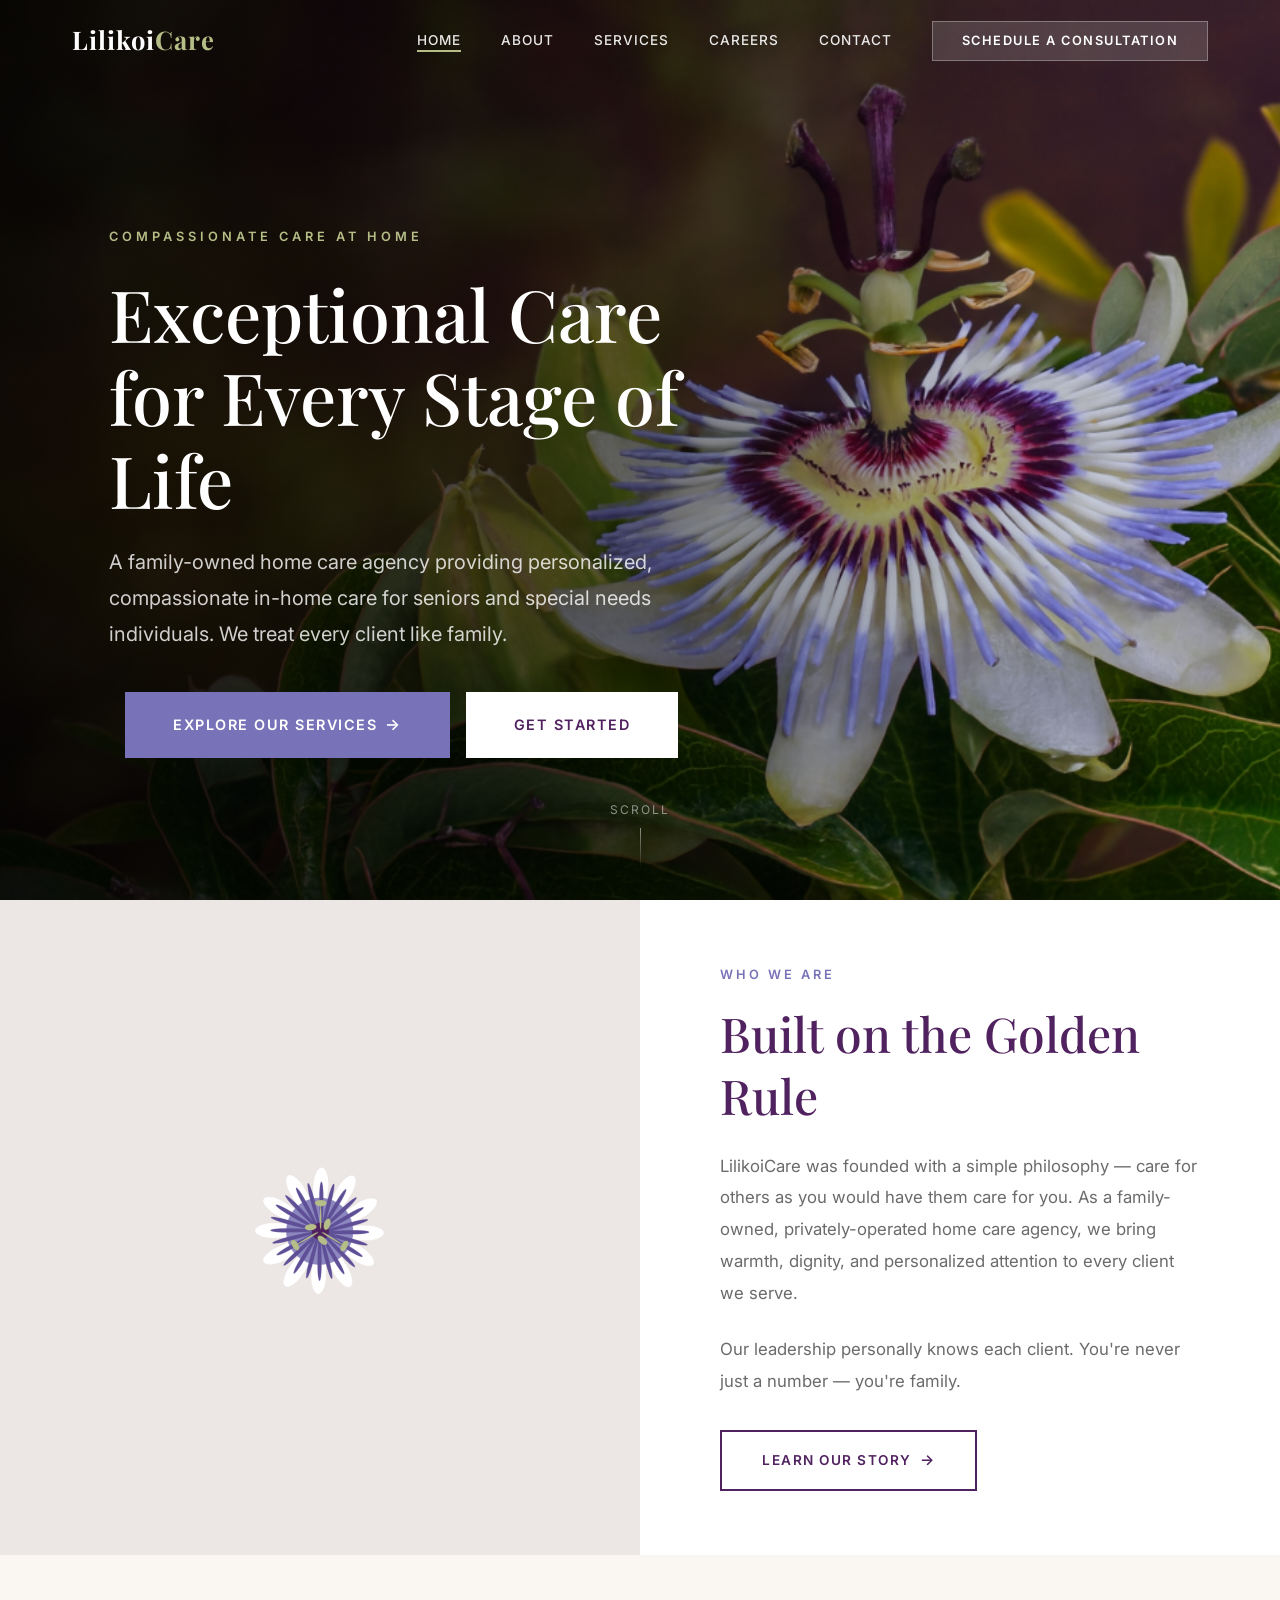
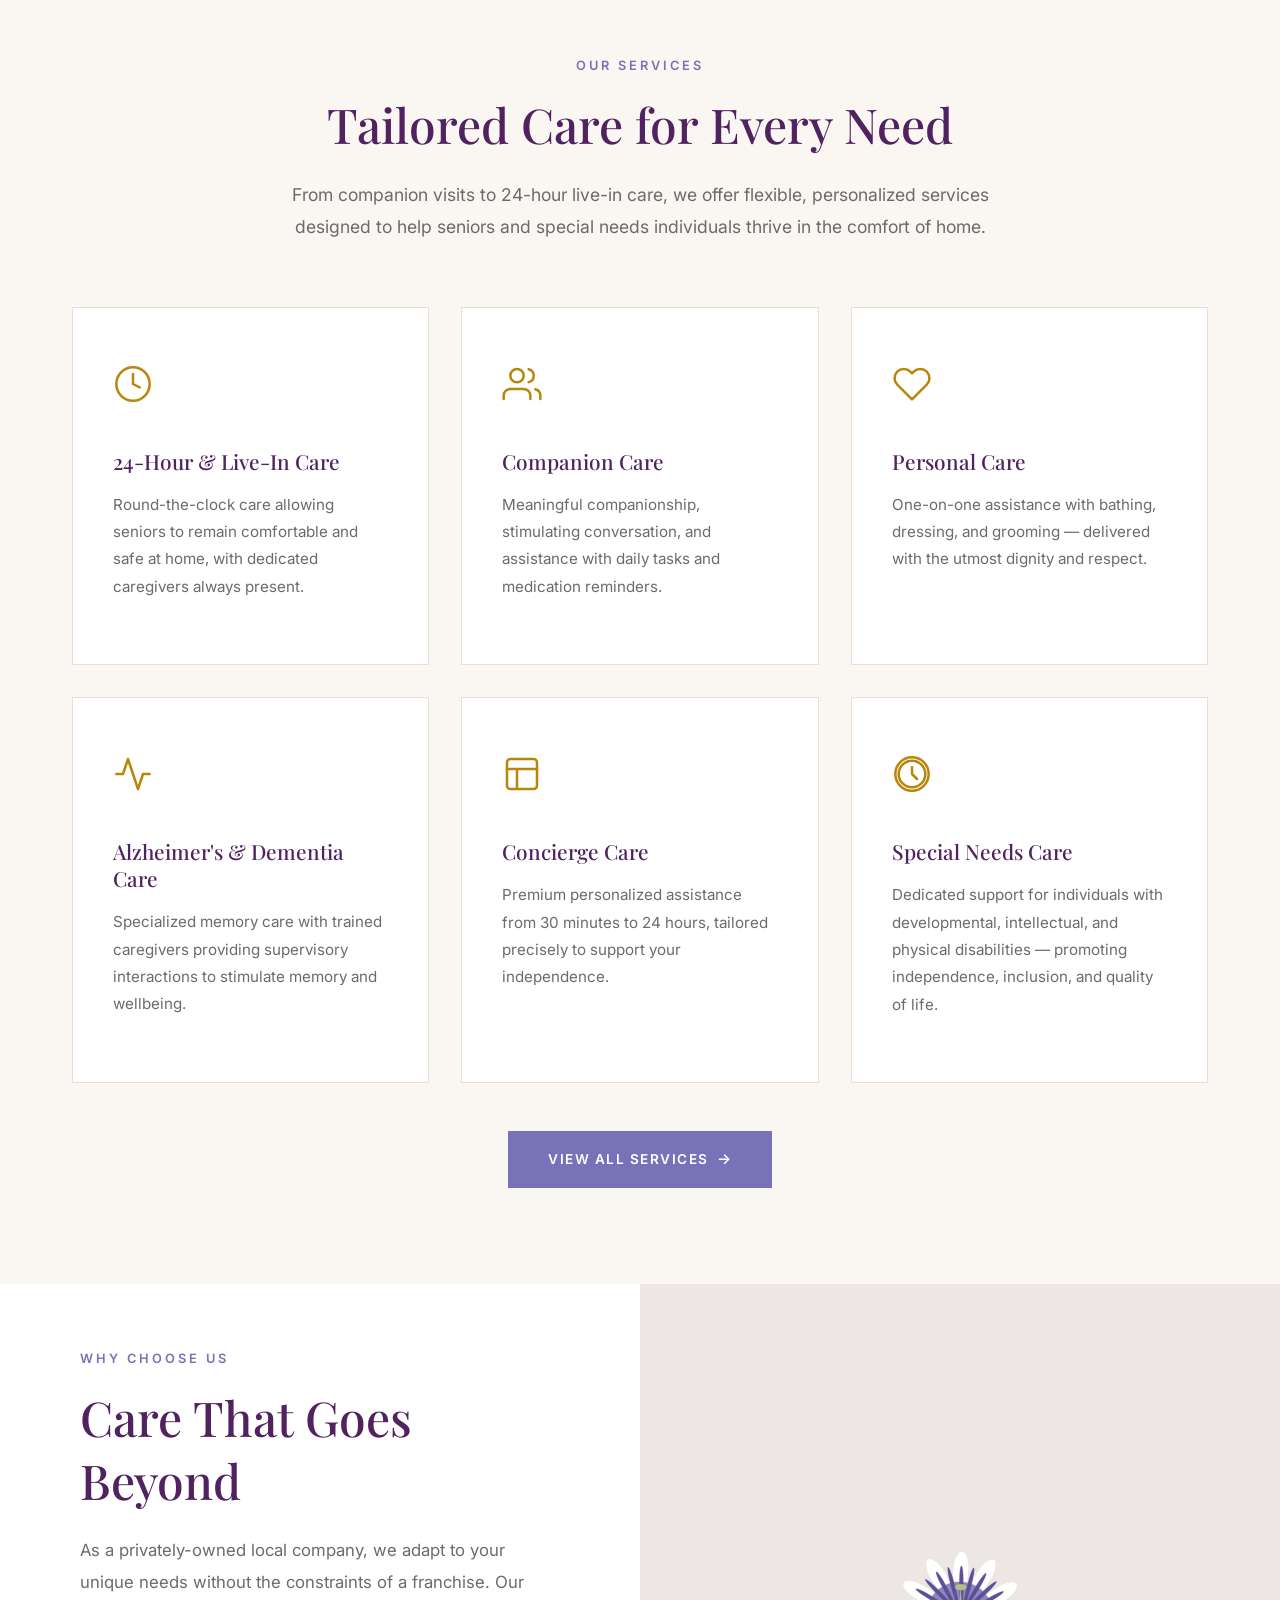
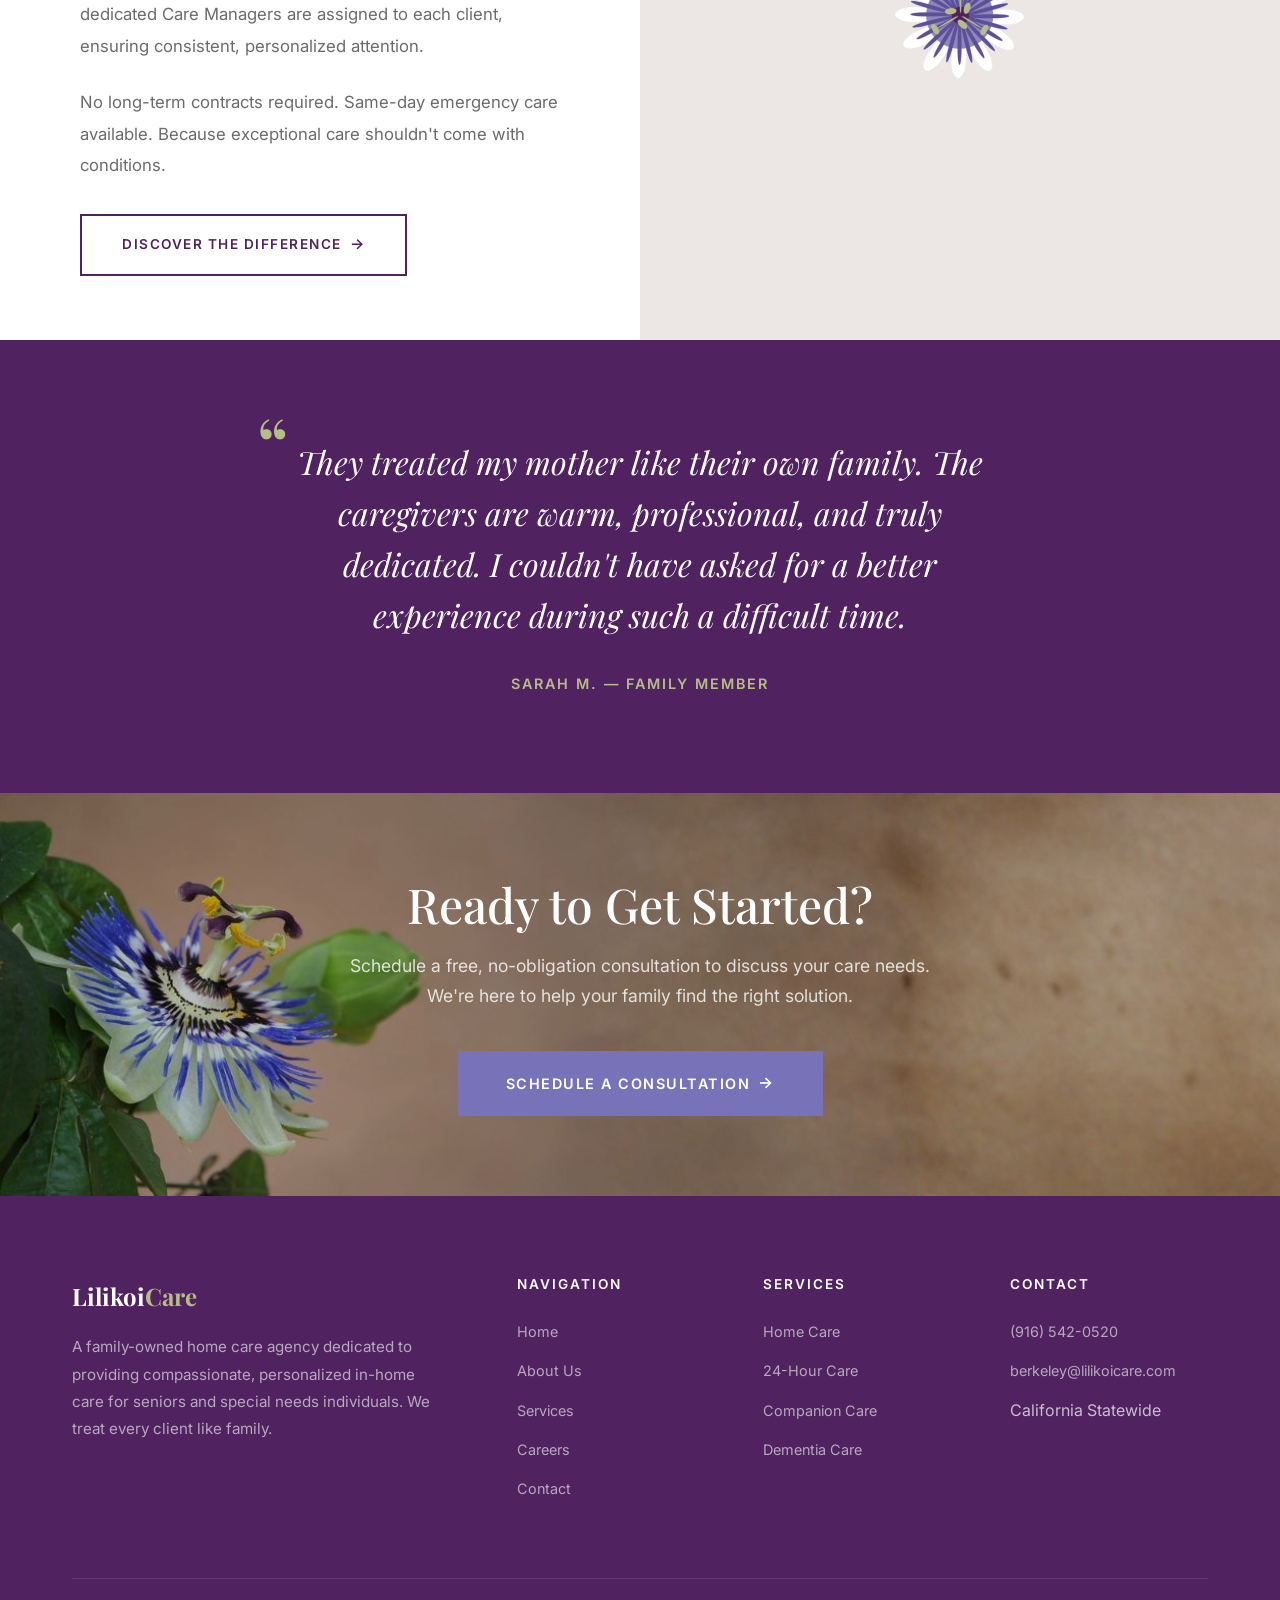
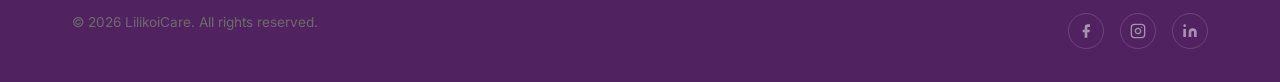
<file: index.html>
<!DOCTYPE html>
<html lang="en">
<head>
  <meta charset="UTF-8">
  <meta name="viewport" content="width=device-width, initial-scale=1.0">
  <meta name="description" content="LilikoiCare - Compassionate in-home care for seniors and special needs individuals. Personalized care plans, experienced caregivers, and 24/7 support for your loved ones.">
  <title>LilikoiCare | Compassionate In-Home Care for Seniors &amp; Special Needs</title>

  <link rel="preconnect" href="https://fonts.googleapis.com">
  <link rel="preconnect" href="https://fonts.gstatic.com" crossorigin>
  <link href="https://fonts.googleapis.com/css2?family=Inter:wght@300;400;500;600;700&family=Playfair+Display:ital,wght@0,400;0,500;0,600;0,700;1,400;1,500&display=swap" rel="stylesheet">

  <link rel="stylesheet" href="css/styles.css">
</head>
<body>

  <!-- Header -->
  <header class="header" id="header">
    <nav class="nav">
      <a href="index.html" class="nav__logo">Lilikoi<span>Care</span></a>

      <div class="nav__overlay"></div>

      <ul class="nav__links">
        <li><a href="index.html" class="nav__link nav__link--active">Home</a></li>
        <li><a href="about.html" class="nav__link">About</a></li>
        <li><a href="services.html" class="nav__link">Services</a></li>
        <li><a href="careers.html" class="nav__link">Careers</a></li>
        <li><a href="contact.html" class="nav__link">Contact</a></li>
        <li><a href="contact.html" class="nav__cta">Schedule a Consultation</a></li>
      </ul>

      <button class="nav__toggle" aria-label="Toggle navigation">
        <span></span>
        <span></span>
        <span></span>
      </button>
    </nav>
  </header>

  <!-- Hero Section -->
  <section class="hero">
    <div class="hero__bg"></div>
    <div class="hero__overlay-pattern"></div>
    <div class="hero__content">
      <span class="hero__label">Compassionate Care at Home</span>
      <h1 class="hero__title">Exceptional Care for Every Stage of Life</h1>
      <p class="hero__subtitle">
        A family-owned home care agency providing personalized, compassionate in-home care for seniors and special needs individuals. We treat every client like family.
      </p>
      <div class="hero__actions">
        <a href="services.html" class="btn btn--primary btn--large btn--arrow">Explore Our Services</a>
        <a href="contact.html" class="btn btn--white btn--large">Get Started</a>
      </div>
    </div>
    <div class="hero__scroll">
      <span>Scroll</span>
      <div class="hero__scroll-line"></div>
    </div>
  </section>

  <!-- Intro / About Block -->
  <section class="content-block">
    <div class="content-block__image">
      <img src="images/lilikoi-icon.png" alt="Lilikoi flower" class="content-block__image-photo">
    </div>
    <div class="content-block__text fade-in-right">
      <span class="content-block__label">Who We Are</span>
      <h2>Built on the Golden Rule</h2>
      <p>
        LilikoiCare was founded with a simple philosophy &mdash; care for others as you would have them care for you. As a family-owned, privately-operated home care agency, we bring warmth, dignity, and personalized attention to every client we serve.
      </p>
      <p>
        Our leadership personally knows each client. You're never just a number &mdash; you're family.
      </p>
      <a href="about.html" class="btn btn--outline btn--arrow">Learn Our Story</a>
    </div>
  </section>

  <!-- Services Overview -->
  <section class="section section--warm">
    <div class="container">
      <div class="section-header fade-in">
        <span class="label">Our Services</span>
        <h2>Tailored Care for Every Need</h2>
        <p>From companion visits to 24-hour live-in care, we offer flexible, personalized services designed to help seniors and special needs individuals thrive in the comfort of home.</p>
      </div>

      <div class="features-grid">
        <div class="feature-card fade-in" data-delay="0">
          <div class="feature-card__icon">
            <svg width="40" height="40" viewBox="0 0 24 24" fill="none" stroke="#B8860B" stroke-width="1.5" stroke-linecap="round" stroke-linejoin="round"><circle cx="12" cy="12" r="10"></circle><path d="M12 6v6l4 2"></path></svg>
          </div>
          <h3>24-Hour &amp; Live-In Care</h3>
          <p>Round-the-clock care allowing seniors to remain comfortable and safe at home, with dedicated caregivers always present.</p>
        </div>

        <div class="feature-card fade-in" data-delay="200">
          <div class="feature-card__icon">
            <svg width="40" height="40" viewBox="0 0 24 24" fill="none" stroke="#B8860B" stroke-width="1.5" stroke-linecap="round" stroke-linejoin="round"><path d="M17 21v-2a4 4 0 0 0-4-4H5a4 4 0 0 0-4 4v2"></path><circle cx="9" cy="7" r="4"></circle><path d="M23 21v-2a4 4 0 0 0-3-3.87"></path><path d="M16 3.13a4 4 0 0 1 0 7.75"></path></svg>
          </div>
          <h3>Companion Care</h3>
          <p>Meaningful companionship, stimulating conversation, and assistance with daily tasks and medication reminders.</p>
        </div>

        <div class="feature-card fade-in" data-delay="300">
          <div class="feature-card__icon">
            <svg width="40" height="40" viewBox="0 0 24 24" fill="none" stroke="#B8860B" stroke-width="1.5" stroke-linecap="round" stroke-linejoin="round"><path d="M20.84 4.61a5.5 5.5 0 0 0-7.78 0L12 5.67l-1.06-1.06a5.5 5.5 0 0 0-7.78 7.78l1.06 1.06L12 21.23l7.78-7.78 1.06-1.06a5.5 5.5 0 0 0 0-7.78z"></path></svg>
          </div>
          <h3>Personal Care</h3>
          <p>One-on-one assistance with bathing, dressing, and grooming &mdash; delivered with the utmost dignity and respect.</p>
        </div>

        <div class="feature-card fade-in" data-delay="400">
          <div class="feature-card__icon">
            <svg width="40" height="40" viewBox="0 0 24 24" fill="none" stroke="#B8860B" stroke-width="1.5" stroke-linecap="round" stroke-linejoin="round"><path d="M22 12h-4l-3 9L9 3l-3 9H2"></path></svg>
          </div>
          <h3>Alzheimer's &amp; Dementia Care</h3>
          <p>Specialized memory care with trained caregivers providing supervisory interactions to stimulate memory and wellbeing.</p>
        </div>

        <div class="feature-card fade-in" data-delay="500">
          <div class="feature-card__icon">
            <svg width="40" height="40" viewBox="0 0 24 24" fill="none" stroke="#B8860B" stroke-width="1.5" stroke-linecap="round" stroke-linejoin="round"><rect x="3" y="3" width="18" height="18" rx="2" ry="2"></rect><line x1="3" y1="9" x2="21" y2="9"></line><line x1="9" y1="21" x2="9" y2="9"></line></svg>
          </div>
          <h3>Concierge Care</h3>
          <p>Premium personalized assistance from 30 minutes to 24 hours, tailored precisely to support your independence.</p>
        </div>

        <div class="feature-card fade-in" data-delay="600">
          <div class="feature-card__icon">
            <svg width="40" height="40" viewBox="0 0 24 24" fill="none" stroke="#B8860B" stroke-width="1.5" stroke-linecap="round" stroke-linejoin="round"><path d="M12 2a10 10 0 1 0 10 10A10 10 0 0 0 12 2zm0 18a8 8 0 1 1 8-8 8 8 0 0 1-8 8z"></path><path d="M12 8v4l3 3"></path></svg>
          </div>
          <h3>Special Needs Care</h3>
          <p>Dedicated support for individuals with developmental, intellectual, and physical disabilities &mdash; promoting independence, inclusion, and quality of life.</p>
        </div>
      </div>

      <div class="text-center fade-in" style="margin-top: 3rem;">
        <a href="services.html" class="btn btn--primary btn--arrow">View All Services</a>
      </div>
    </div>
  </section>

  <!-- Why Choose Us Block -->
  <section class="content-block content-block--reverse">
    <div class="content-block__image">
      <img src="images/lilikoi-icon.png" alt="Lilikoi flower" class="content-block__image-photo">
    </div>
    <div class="content-block__text fade-in-left">
      <span class="content-block__label">Why Choose Us</span>
      <h2>Care That Goes Beyond</h2>
      <p>
        As a privately-owned local company, we adapt to your unique needs without the constraints of a franchise. Our dedicated Care Managers are assigned to each client, ensuring consistent, personalized attention.
      </p>
      <p>
        No long-term contracts required. Same-day emergency care available. Because exceptional care shouldn't come with conditions.
      </p>
      <a href="about.html" class="btn btn--outline btn--arrow">Discover the Difference</a>
    </div>
  </section>

  <!-- Testimonial -->
  <section class="testimonial">
    <div class="testimonial__content fade-in">
      <div class="testimonial__quote">
        They treated my mother like their own family. The caregivers are warm, professional, and truly dedicated. I couldn't have asked for a better experience during such a difficult time.
      </div>
      <div class="testimonial__author">Sarah M. &mdash; Family Member</div>
    </div>
  </section>

  <!-- CTA Banner -->
  <section class="cta-banner">
    <div class="container fade-in">
      <h2>Ready to Get Started?</h2>
      <p>Schedule a free, no-obligation consultation to discuss your care needs. We're here to help your family find the right solution.</p>
      <a href="contact.html" class="btn btn--primary btn--large btn--arrow">Schedule a Consultation</a>
    </div>
  </section>

  <!-- Footer -->
  <footer class="footer">
    <div class="container">
      <div class="footer__grid">
        <div class="footer__brand">
          <div class="footer__logo">Lilikoi<span>Care</span></div>
          <p>A family-owned home care agency dedicated to providing compassionate, personalized in-home care for seniors and special needs individuals. We treat every client like family.</p>
        </div>

        <div class="footer__col">
          <h4>Navigation</h4>
          <ul class="footer__links">
            <li><a href="index.html">Home</a></li>
            <li><a href="about.html">About Us</a></li>
            <li><a href="services.html">Services</a></li>
            <li><a href="careers.html">Careers</a></li>
            <li><a href="contact.html">Contact</a></li>
          </ul>
        </div>

        <div class="footer__col">
          <h4>Services</h4>
          <ul class="footer__links">
            <li><a href="services.html">Home Care</a></li>
            <li><a href="services.html">24-Hour Care</a></li>
            <li><a href="services.html">Companion Care</a></li>
            <li><a href="services.html">Dementia Care</a></li>
          </ul>
        </div>

        <div class="footer__col">
          <h4>Contact</h4>
          <ul class="footer__links">
            <li><a href="tel:+19165420520">(916) 542-0520</a></li>
            <li><a href="mailto:berkeley@lilikoicare.com">berkeley@lilikoicare.com</a></li>
            <li>California Statewide</li>
          </ul>
        </div>
      </div>

      <div class="footer__bottom">
        <p>&copy; 2026 LilikoiCare. All rights reserved.</p>
        <div class="footer__social">
          <a href="https://www.facebook.com/lilikoicare/" aria-label="Facebook" target="_blank" rel="noopener noreferrer">
            <svg width="16" height="16" viewBox="0 0 24 24" fill="currentColor"><path d="M18 2h-3a5 5 0 0 0-5 5v3H7v4h3v8h4v-8h3l1-4h-4V7a1 1 0 0 1 1-1h3z"></path></svg>
          </a>
          <a href="https://www.instagram.com/lilikoicare/" aria-label="Instagram" target="_blank" rel="noopener noreferrer">
            <svg width="16" height="16" viewBox="0 0 24 24" fill="none" stroke="currentColor" stroke-width="2" stroke-linecap="round" stroke-linejoin="round"><rect x="2" y="2" width="20" height="20" rx="5" ry="5"></rect><path d="M16 11.37A4 4 0 1 1 12.63 8 4 4 0 0 1 16 11.37z"></path><line x1="17.5" y1="6.5" x2="17.51" y2="6.5"></line></svg>
          </a>
          <a href="#" aria-label="LinkedIn">
            <svg width="16" height="16" viewBox="0 0 24 24" fill="currentColor"><path d="M16 8a6 6 0 0 1 6 6v7h-4v-7a2 2 0 0 0-2-2 2 2 0 0 0-2 2v7h-4v-7a6 6 0 0 1 6-6z"></path><rect x="2" y="9" width="4" height="12"></rect><circle cx="4" cy="4" r="2"></circle></svg>
          </a>
        </div>
      </div>
    </div>
  </footer>

  <script src="js/main.js"></script>
</body>
</html>
</file>
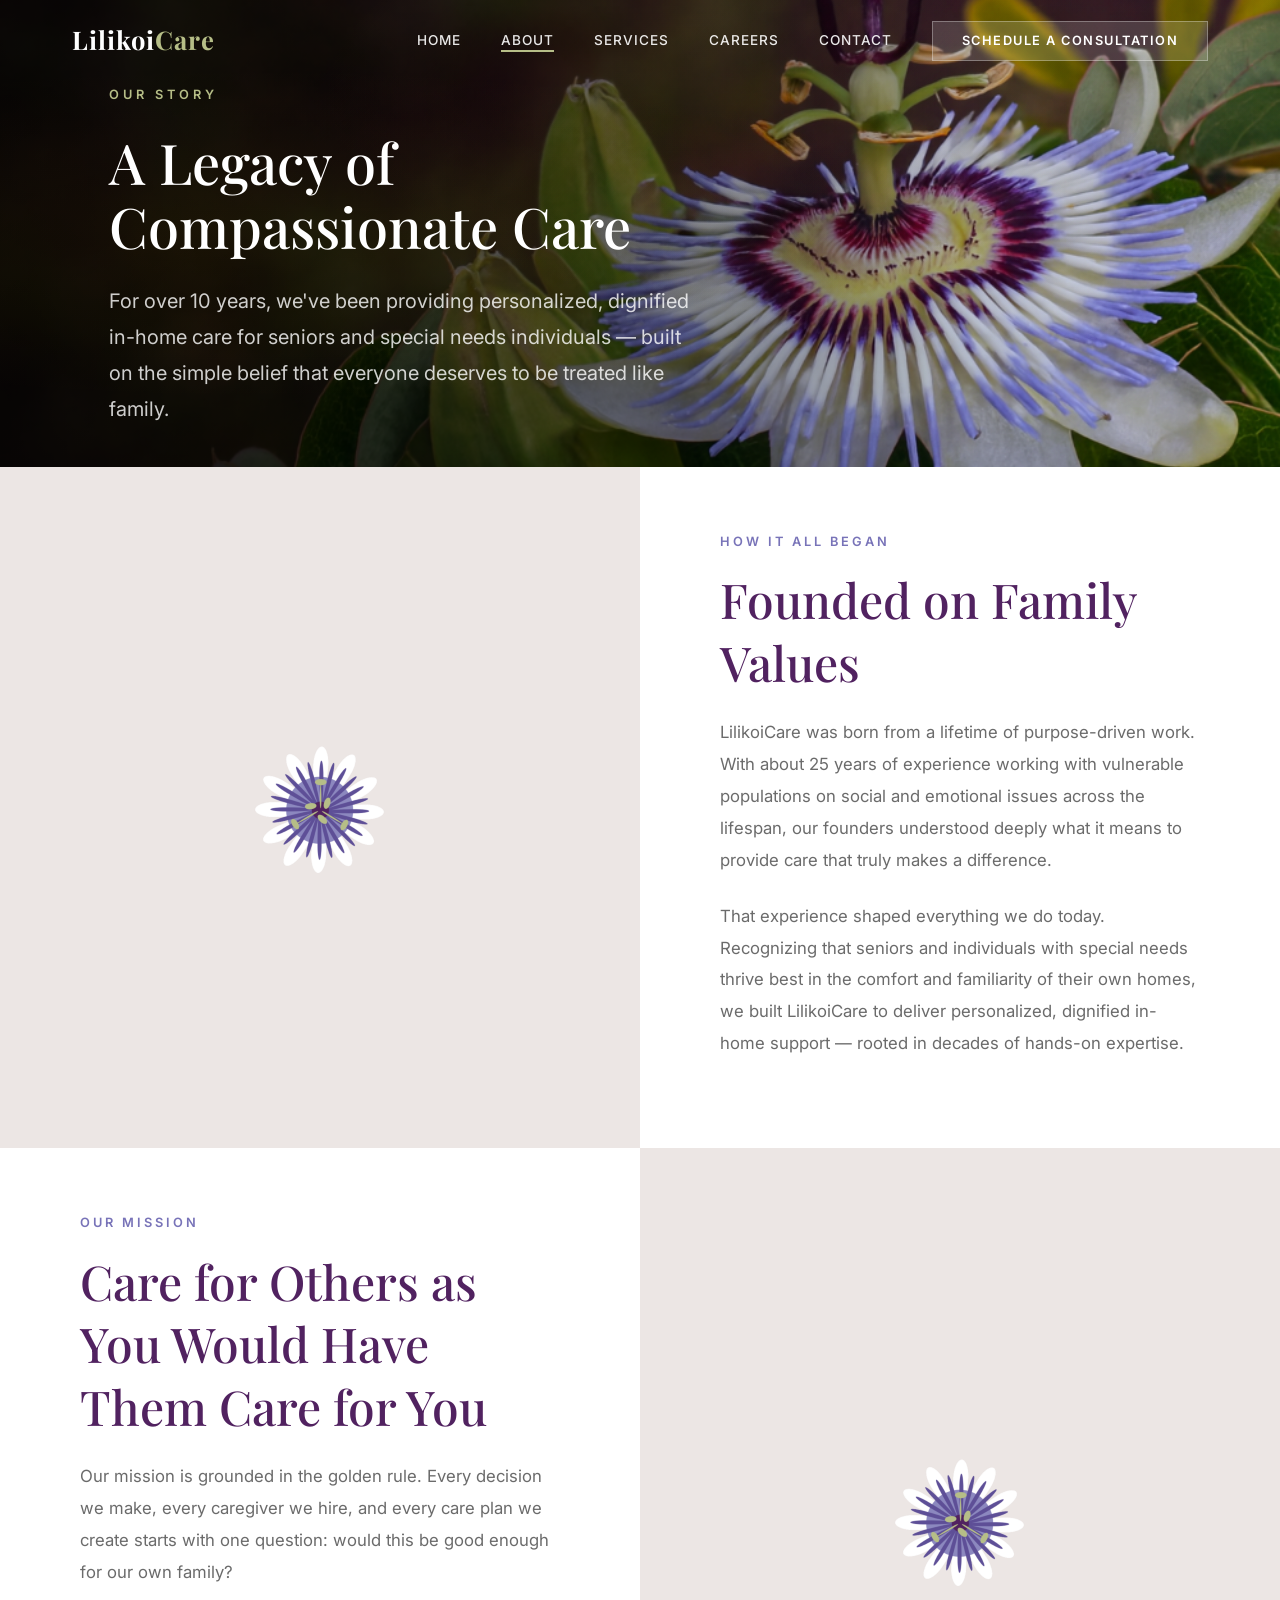
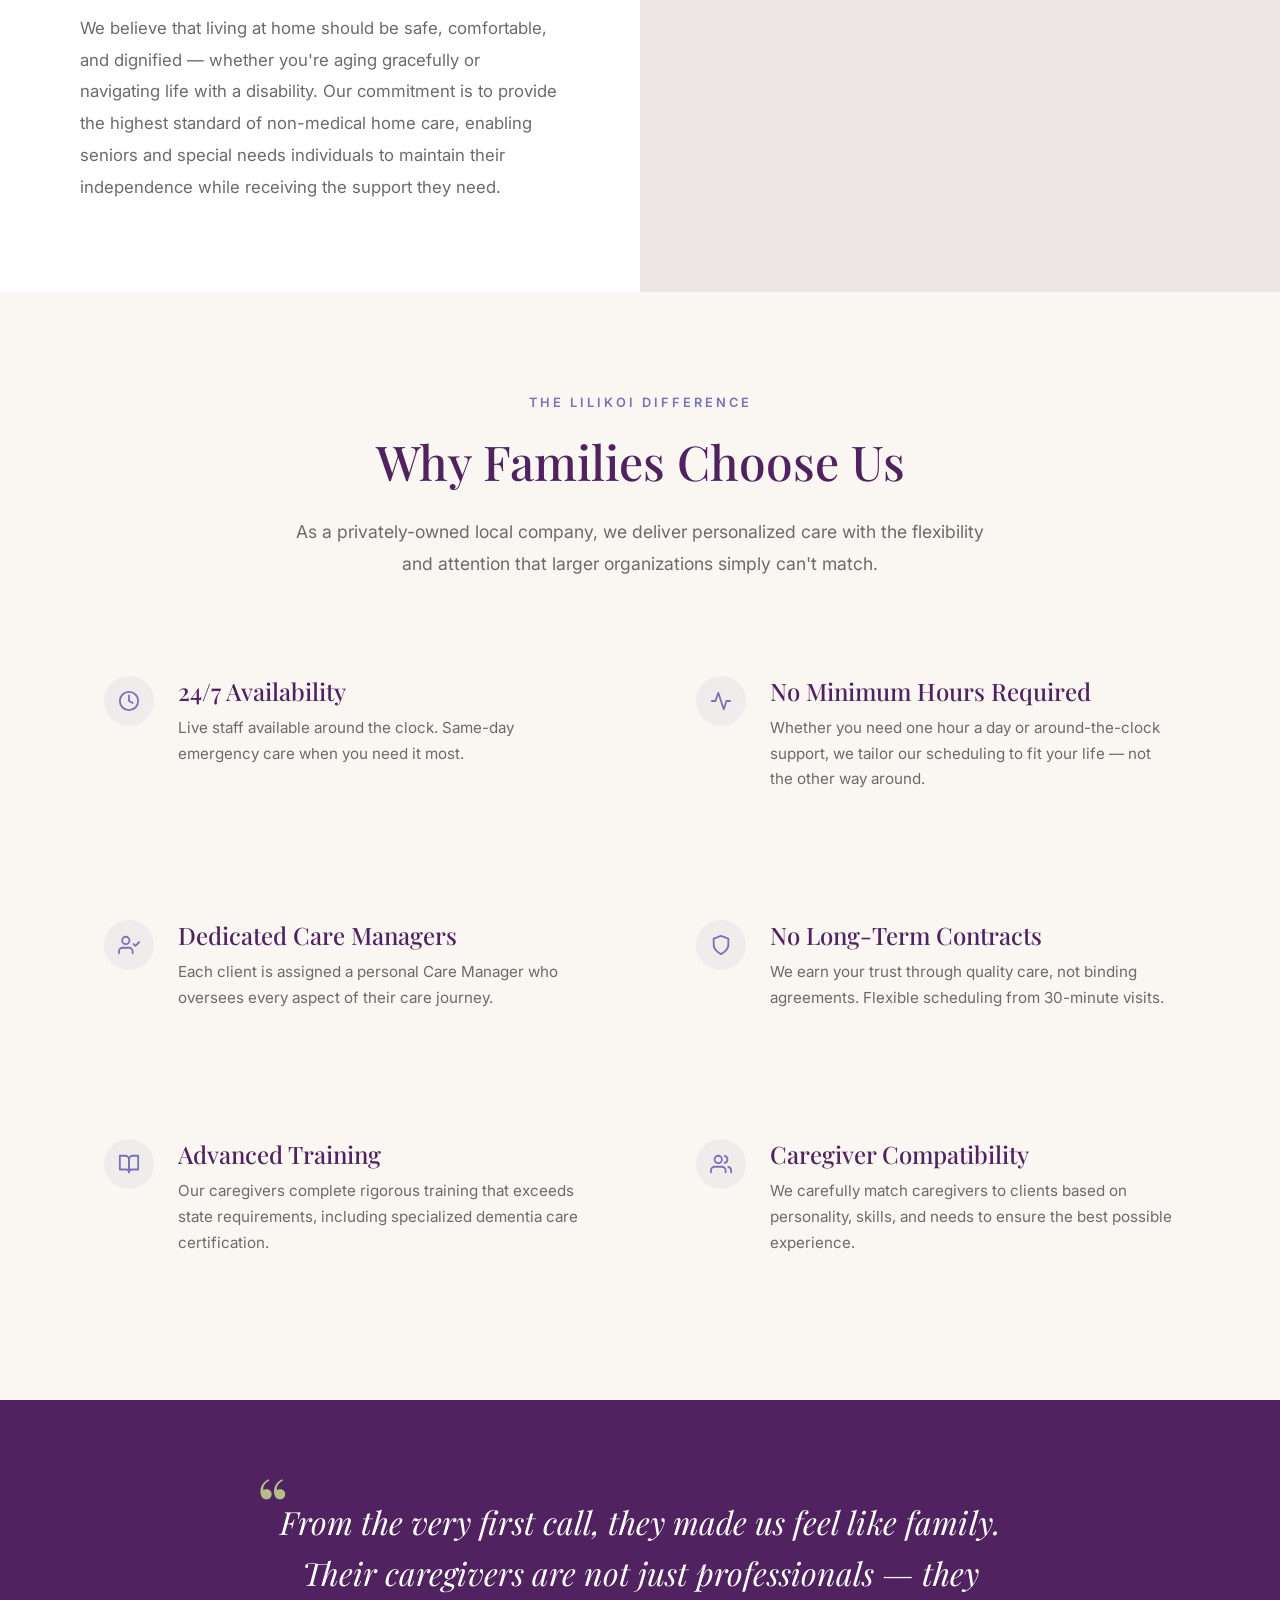
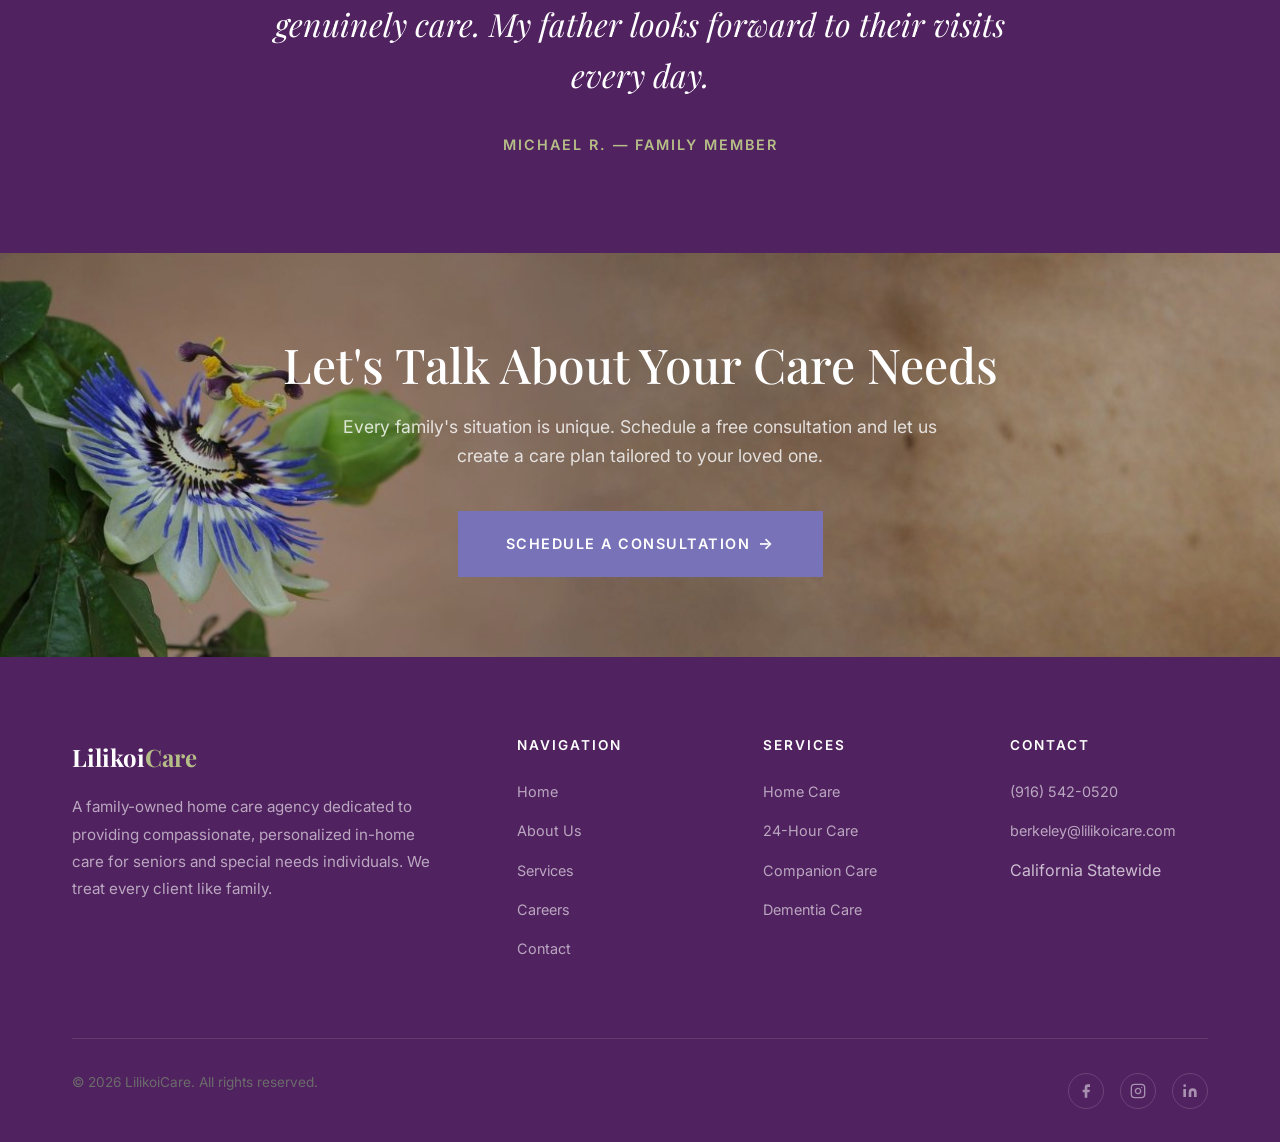
<file: about.html>
<!DOCTYPE html>
<html lang="en">
<head>
  <meta charset="UTF-8">
  <meta name="viewport" content="width=device-width, initial-scale=1.0">
  <meta name="description" content="Learn about LilikoiCare - a family-owned home care agency with over 10 years of experience providing compassionate in-home care for seniors and special needs individuals.">
  <title>About Us | LilikoiCare</title>

  <link rel="preconnect" href="https://fonts.googleapis.com">
  <link rel="preconnect" href="https://fonts.gstatic.com" crossorigin>
  <link href="https://fonts.googleapis.com/css2?family=Inter:wght@300;400;500;600;700&family=Playfair+Display:ital,wght@0,400;0,500;0,600;0,700;1,400;1,500&display=swap" rel="stylesheet">

  <link rel="stylesheet" href="css/styles.css">
</head>
<body>

  <!-- Header -->
  <header class="header" id="header">
    <nav class="nav">
      <a href="index.html" class="nav__logo">Lilikoi<span>Care</span></a>

      <div class="nav__overlay"></div>

      <ul class="nav__links">
        <li><a href="index.html" class="nav__link">Home</a></li>
        <li><a href="about.html" class="nav__link nav__link--active">About</a></li>
        <li><a href="services.html" class="nav__link">Services</a></li>
        <li><a href="careers.html" class="nav__link">Careers</a></li>
        <li><a href="contact.html" class="nav__link">Contact</a></li>
        <li><a href="contact.html" class="nav__cta">Schedule a Consultation</a></li>
      </ul>

      <button class="nav__toggle" aria-label="Toggle navigation">
        <span></span>
        <span></span>
        <span></span>
      </button>
    </nav>
  </header>

  <!-- Hero -->
  <section class="hero hero--inner">
    <div class="hero__bg"></div>
    <div class="hero__overlay-pattern"></div>
    <div class="hero__content">
      <span class="hero__label">Our Story</span>
      <h1 class="hero__title">A Legacy of Compassionate Care</h1>
      <p class="hero__subtitle">
        For over 10 years, we've been providing personalized, dignified in-home care for seniors and special needs individuals &mdash; built on the simple belief that everyone deserves to be treated like family.
      </p>
    </div>
  </section>

  <!-- Our Story Block -->
  <section class="content-block">
    <div class="content-block__image">
      <img src="images/lilikoi-icon.png" alt="Lilikoi flower" class="content-block__image-photo">
    </div>
    <div class="content-block__text fade-in-right">
      <span class="content-block__label">How It All Began</span>
      <h2>Founded on Family Values</h2>
      <p>
        LilikoiCare was born from a lifetime of purpose-driven work. With about 25 years of experience working with vulnerable populations on social and emotional issues across the lifespan, our founders understood deeply what it means to provide care that truly makes a difference.
      </p>
      <p>
        That experience shaped everything we do today. Recognizing that seniors and individuals with special needs thrive best in the comfort and familiarity of their own homes, we built LilikoiCare to deliver personalized, dignified in-home support &mdash; rooted in decades of hands-on expertise.
      </p>
    </div>
  </section>

  <!-- Mission Block -->
  <section class="content-block content-block--reverse">
    <div class="content-block__image">
      <img src="images/lilikoi-icon.png" alt="Lilikoi flower" class="content-block__image-photo">
    </div>
    <div class="content-block__text fade-in-left">
      <span class="content-block__label">Our Mission</span>
      <h2>Care for Others as You Would Have Them Care for You</h2>
      <p>
        Our mission is grounded in the golden rule. Every decision we make, every caregiver we hire, and every care plan we create starts with one question: would this be good enough for our own family?
      </p>
      <p>
        We believe that living at home should be safe, comfortable, and dignified &mdash; whether you're aging gracefully or navigating life with a disability. Our commitment is to provide the highest standard of non-medical home care, enabling seniors and special needs individuals to maintain their independence while receiving the support they need.
      </p>
    </div>
  </section>

  <!-- Why Choose Us -->
  <section class="section section--warm">
    <div class="container">
      <div class="section-header fade-in">
        <span class="label">The Lilikoi Difference</span>
        <h2>Why Families Choose Us</h2>
        <p>As a privately-owned local company, we deliver personalized care with the flexibility and attention that larger organizations simply can't match.</p>
      </div>

      <div class="values-grid">
        <div class="value-item fade-in" data-delay="0">
          <div class="value-item__icon">
            <svg width="22" height="22" viewBox="0 0 24 24" fill="none" stroke="currentColor" stroke-width="2" stroke-linecap="round" stroke-linejoin="round"><circle cx="12" cy="12" r="10"></circle><path d="M12 6v6l4 2"></path></svg>
          </div>
          <div>
            <h4>24/7 Availability</h4>
            <p>Live staff available around the clock. Same-day emergency care when you need it most.</p>
          </div>
        </div>

        <div class="value-item fade-in" data-delay="50">
          <div class="value-item__icon">
            <svg width="22" height="22" viewBox="0 0 24 24" fill="none" stroke="currentColor" stroke-width="2" stroke-linecap="round" stroke-linejoin="round"><polyline points="22 12 18 12 15 21 9 3 6 12 2 12"></polyline></svg>
          </div>
          <div>
            <h4>No Minimum Hours Required</h4>
            <p>Whether you need one hour a day or around-the-clock support, we tailor our scheduling to fit your life &mdash; not the other way around.</p>
          </div>
        </div>

        <div class="value-item fade-in" data-delay="150">
          <div class="value-item__icon">
            <svg width="22" height="22" viewBox="0 0 24 24" fill="none" stroke="currentColor" stroke-width="2" stroke-linecap="round" stroke-linejoin="round"><path d="M16 21v-2a4 4 0 0 0-4-4H5a4 4 0 0 0-4 4v2"></path><circle cx="8.5" cy="7" r="4"></circle><polyline points="17 11 19 13 23 9"></polyline></svg>
          </div>
          <div>
            <h4>Dedicated Care Managers</h4>
            <p>Each client is assigned a personal Care Manager who oversees every aspect of their care journey.</p>
          </div>
        </div>

        <div class="value-item fade-in" data-delay="200">
          <div class="value-item__icon">
            <svg width="22" height="22" viewBox="0 0 24 24" fill="none" stroke="currentColor" stroke-width="2" stroke-linecap="round" stroke-linejoin="round"><path d="M12 22s8-4 8-10V5l-8-3-8 3v7c0 6 8 10 8 10z"></path></svg>
          </div>
          <div>
            <h4>No Long-Term Contracts</h4>
            <p>We earn your trust through quality care, not binding agreements. Flexible scheduling from 30-minute visits.</p>
          </div>
        </div>

        <div class="value-item fade-in" data-delay="400">
          <div class="value-item__icon">
            <svg width="22" height="22" viewBox="0 0 24 24" fill="none" stroke="currentColor" stroke-width="2" stroke-linecap="round" stroke-linejoin="round"><path d="M2 3h6a4 4 0 0 1 4 4v14a3 3 0 0 0-3-3H2z"></path><path d="M22 3h-6a4 4 0 0 0-4 4v14a3 3 0 0 1 3-3h7z"></path></svg>
          </div>
          <div>
            <h4>Advanced Training</h4>
            <p>Our caregivers complete rigorous training that exceeds state requirements, including specialized dementia care certification.</p>
          </div>
        </div>

        <div class="value-item fade-in" data-delay="500">
          <div class="value-item__icon">
            <svg width="22" height="22" viewBox="0 0 24 24" fill="none" stroke="currentColor" stroke-width="2" stroke-linecap="round" stroke-linejoin="round"><path d="M17 21v-2a4 4 0 0 0-4-4H5a4 4 0 0 0-4 4v2"></path><circle cx="9" cy="7" r="4"></circle><path d="M23 21v-2a4 4 0 0 0-3-3.87"></path><path d="M16 3.13a4 4 0 0 1 0 7.75"></path></svg>
          </div>
          <div>
            <h4>Caregiver Compatibility</h4>
            <p>We carefully match caregivers to clients based on personality, skills, and needs to ensure the best possible experience.</p>
          </div>
        </div>
      </div>
    </div>
  </section>

  <!-- Testimonial -->
  <!-- Testimonial -->
  <section class="testimonial">
    <div class="testimonial__content fade-in">
      <div class="testimonial__quote">
        From the very first call, they made us feel like family. Their caregivers are not just professionals &mdash; they genuinely care. My father looks forward to their visits every day.
      </div>
      <div class="testimonial__author">Michael R. &mdash; Family Member</div>
    </div>
  </section>

  <!-- CTA Banner -->
  <section class="cta-banner">
    <div class="container fade-in">
      <h2>Let's Talk About Your Care Needs</h2>
      <p>Every family's situation is unique. Schedule a free consultation and let us create a care plan tailored to your loved one.</p>
      <a href="contact.html" class="btn btn--primary btn--large btn--arrow">Schedule a Consultation</a>
    </div>
  </section>

  <!-- Footer -->
  <footer class="footer">
    <div class="container">
      <div class="footer__grid">
        <div class="footer__brand">
          <div class="footer__logo">Lilikoi<span>Care</span></div>
          <p>A family-owned home care agency dedicated to providing compassionate, personalized in-home care for seniors and special needs individuals. We treat every client like family.</p>
        </div>

        <div class="footer__col">
          <h4>Navigation</h4>
          <ul class="footer__links">
            <li><a href="index.html">Home</a></li>
            <li><a href="about.html">About Us</a></li>
            <li><a href="services.html">Services</a></li>
            <li><a href="careers.html">Careers</a></li>
            <li><a href="contact.html">Contact</a></li>
          </ul>
        </div>

        <div class="footer__col">
          <h4>Services</h4>
          <ul class="footer__links">
            <li><a href="services.html">Home Care</a></li>
            <li><a href="services.html">24-Hour Care</a></li>
            <li><a href="services.html">Companion Care</a></li>
            <li><a href="services.html">Dementia Care</a></li>
          </ul>
        </div>

        <div class="footer__col">
          <h4>Contact</h4>
          <ul class="footer__links">
            <li><a href="tel:+19165420520">(916) 542-0520</a></li>
            <li><a href="mailto:berkeley@lilikoicare.com">berkeley@lilikoicare.com</a></li>
            <li>California Statewide</li>
          </ul>
        </div>
      </div>

      <div class="footer__bottom">
        <p>&copy; 2026 LilikoiCare. All rights reserved.</p>
        <div class="footer__social">
          <a href="https://www.facebook.com/lilikoicare/" aria-label="Facebook" target="_blank" rel="noopener noreferrer">
            <svg width="16" height="16" viewBox="0 0 24 24" fill="currentColor"><path d="M18 2h-3a5 5 0 0 0-5 5v3H7v4h3v8h4v-8h3l1-4h-4V7a1 1 0 0 1 1-1h3z"></path></svg>
          </a>
          <a href="https://www.instagram.com/lilikoicare/" aria-label="Instagram" target="_blank" rel="noopener noreferrer">
            <svg width="16" height="16" viewBox="0 0 24 24" fill="none" stroke="currentColor" stroke-width="2" stroke-linecap="round" stroke-linejoin="round"><rect x="2" y="2" width="20" height="20" rx="5" ry="5"></rect><path d="M16 11.37A4 4 0 1 1 12.63 8 4 4 0 0 1 16 11.37z"></path><line x1="17.5" y1="6.5" x2="17.51" y2="6.5"></line></svg>
          </a>
          <a href="#" aria-label="LinkedIn">
            <svg width="16" height="16" viewBox="0 0 24 24" fill="currentColor"><path d="M16 8a6 6 0 0 1 6 6v7h-4v-7a2 2 0 0 0-2-2 2 2 0 0 0-2 2v7h-4v-7a6 6 0 0 1 6-6z"></path><rect x="2" y="9" width="4" height="12"></rect><circle cx="4" cy="4" r="2"></circle></svg>
          </a>
        </div>
      </div>
    </div>
  </footer>

  <script src="js/main.js"></script>
</body>
</html>
</file>
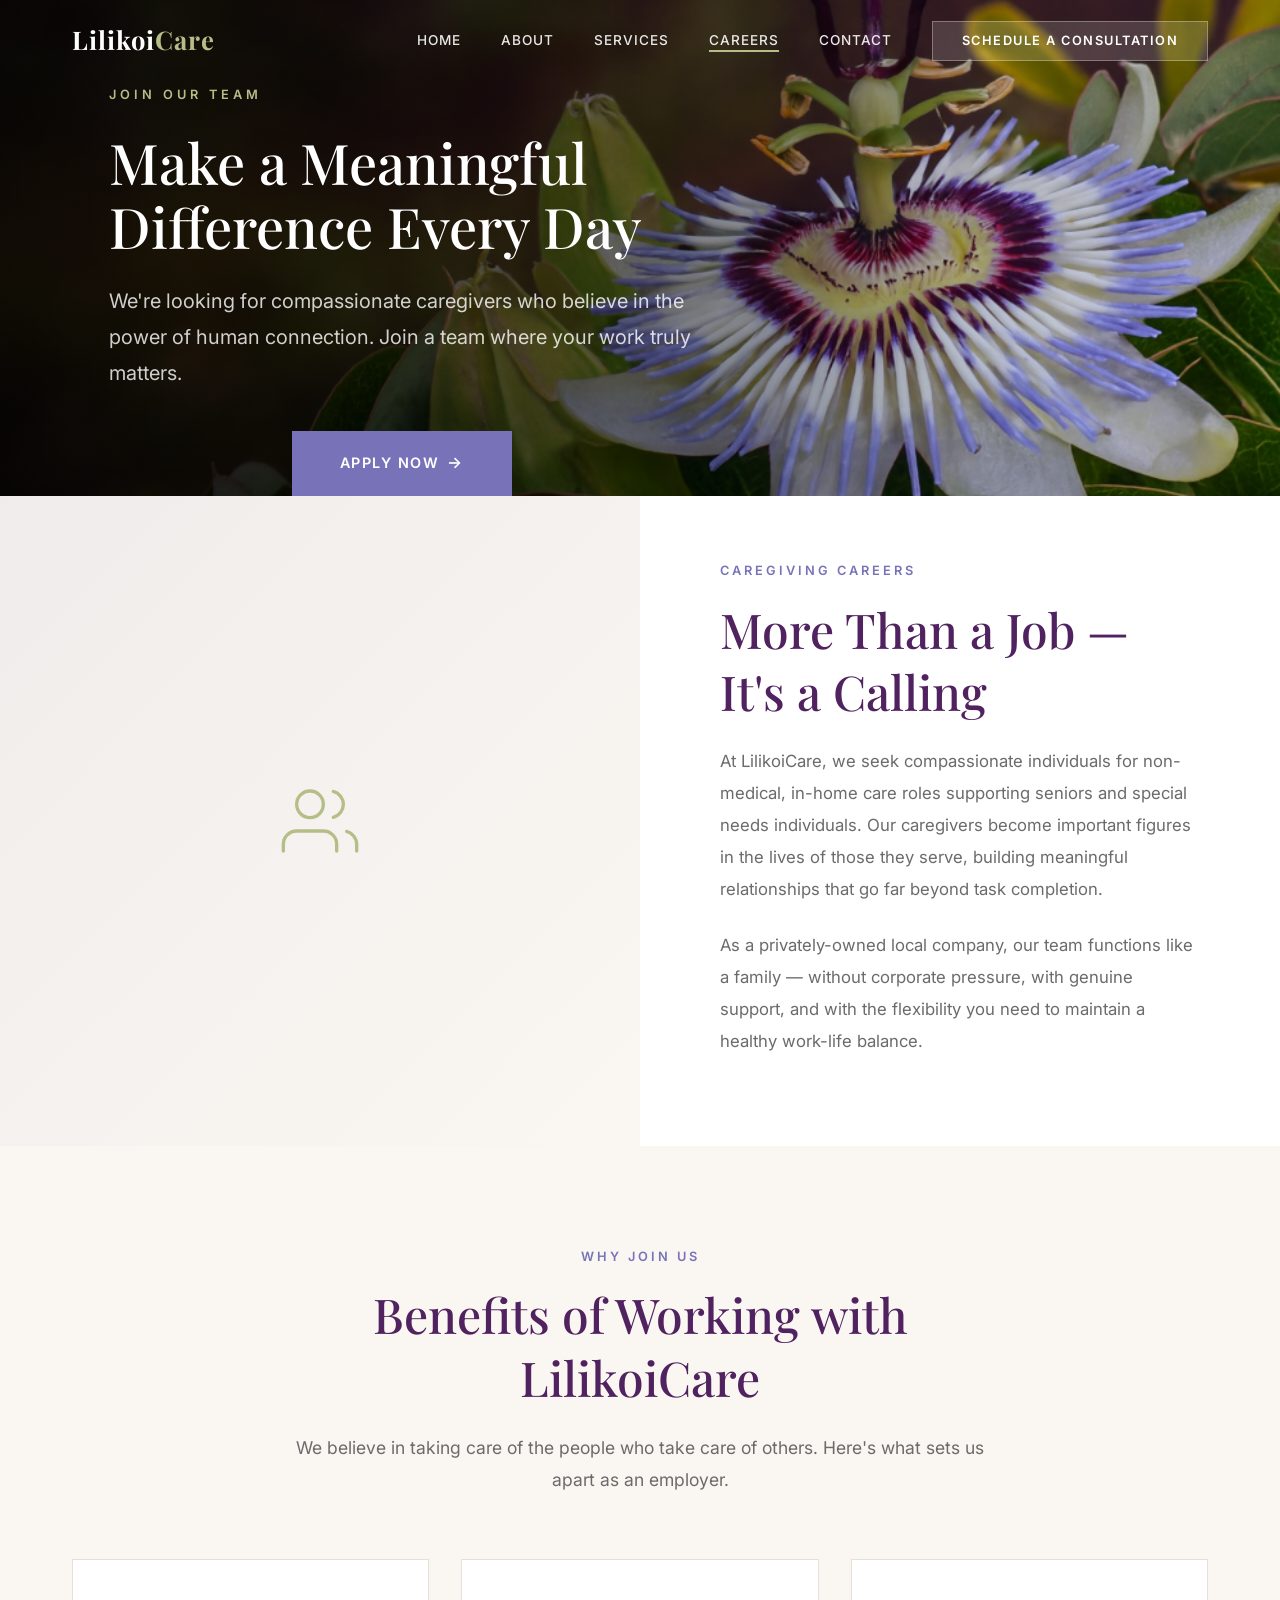
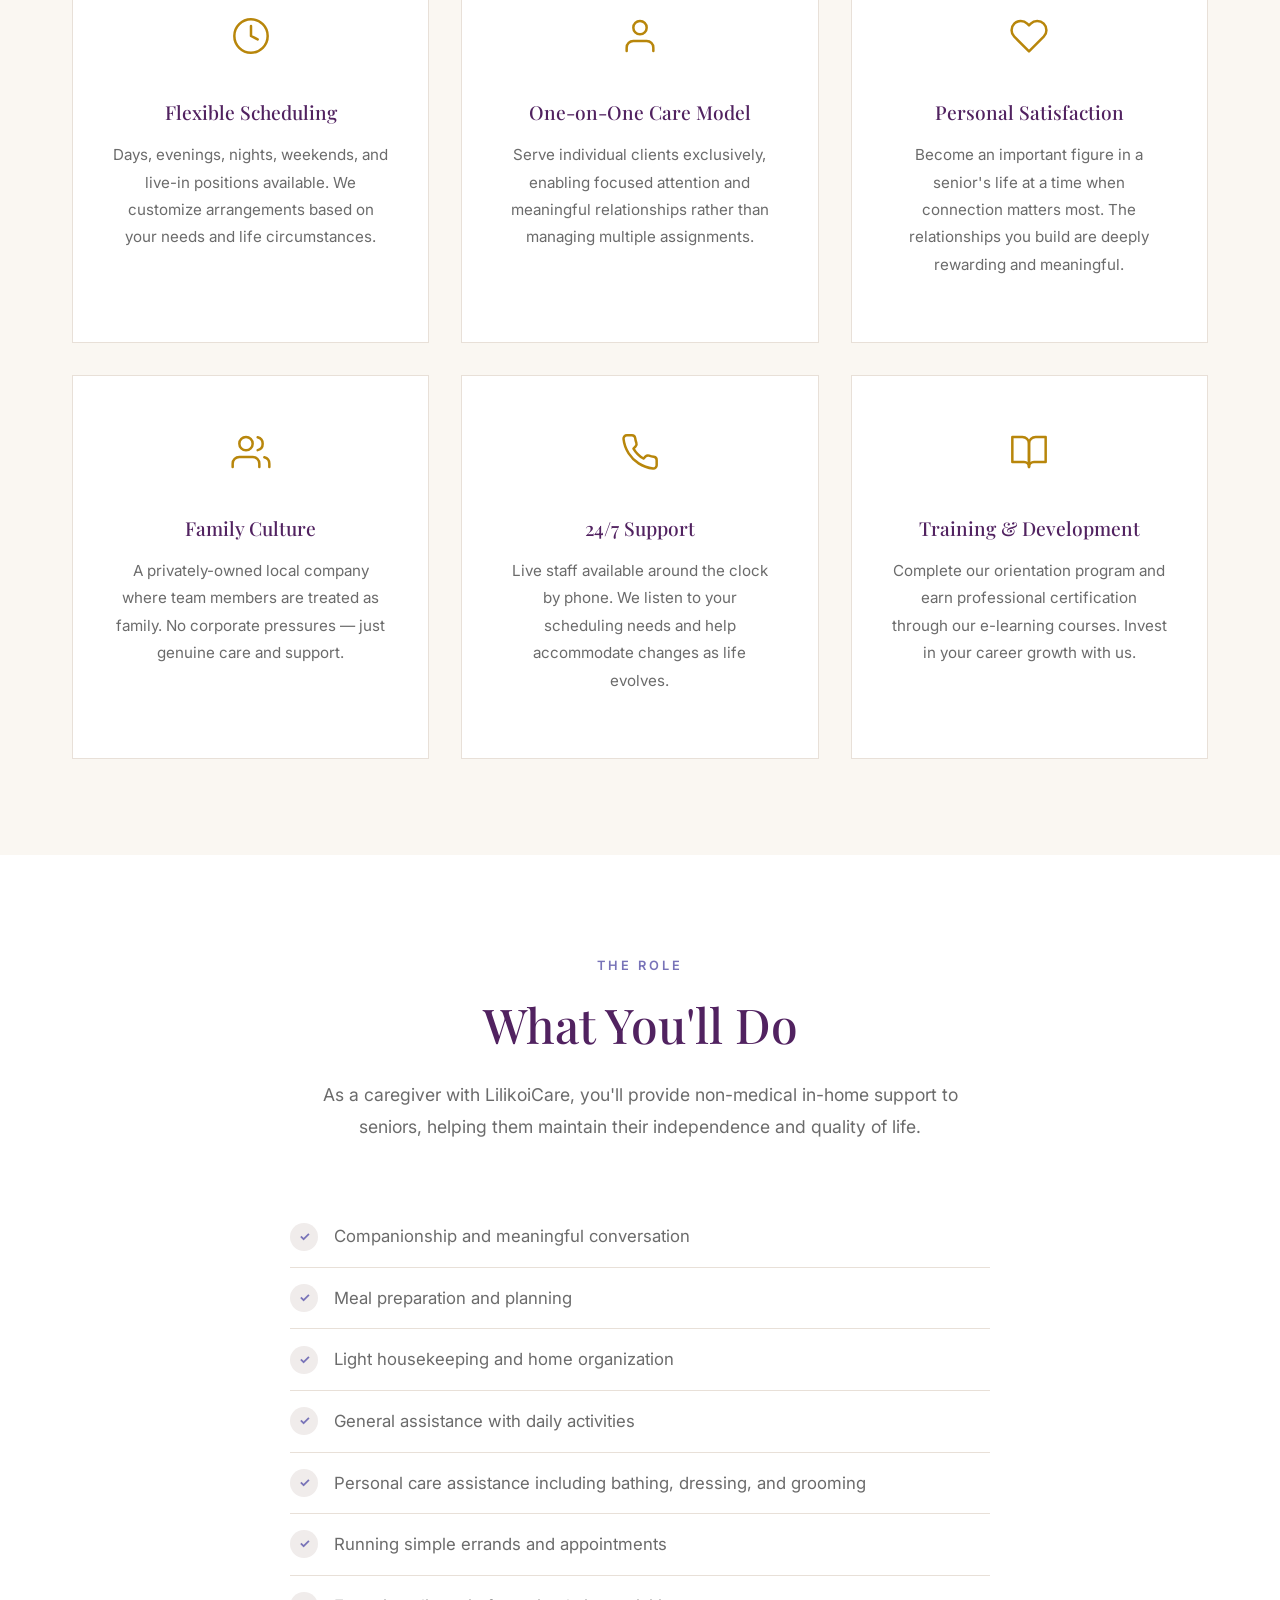
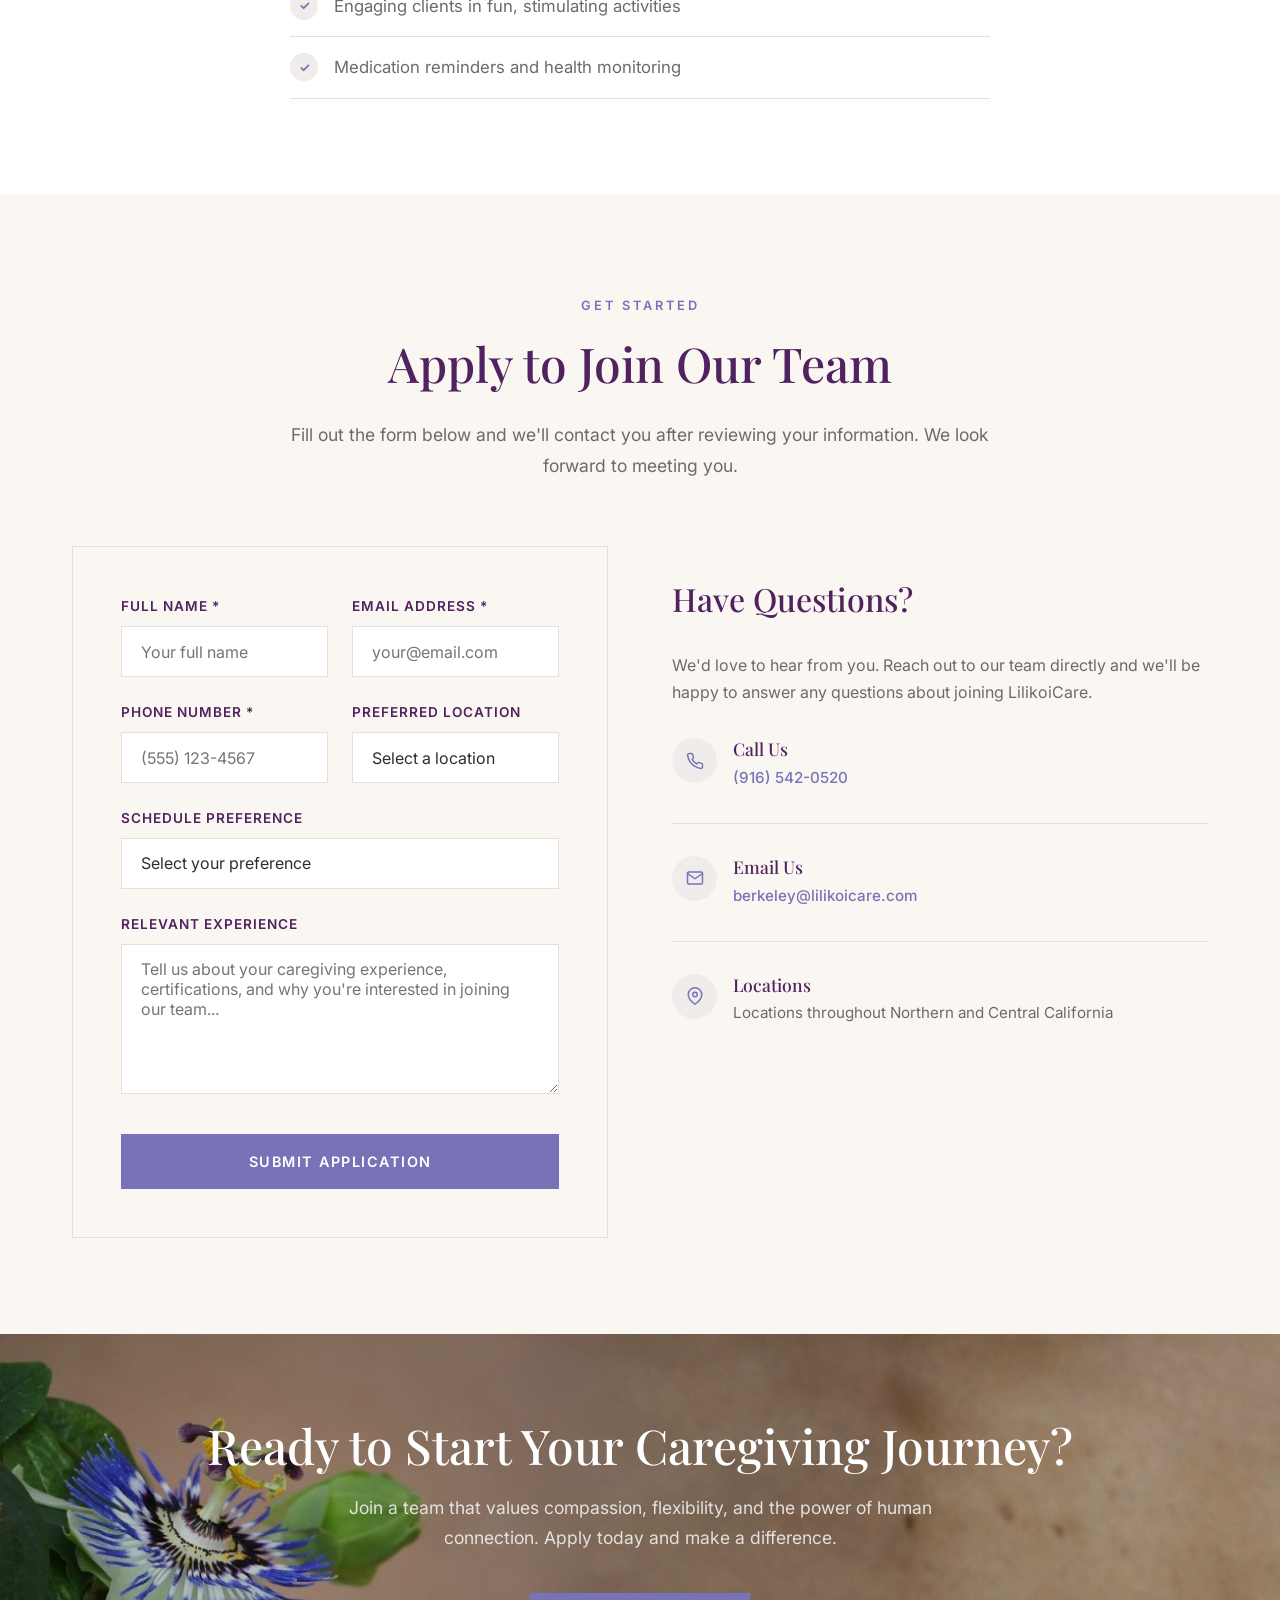
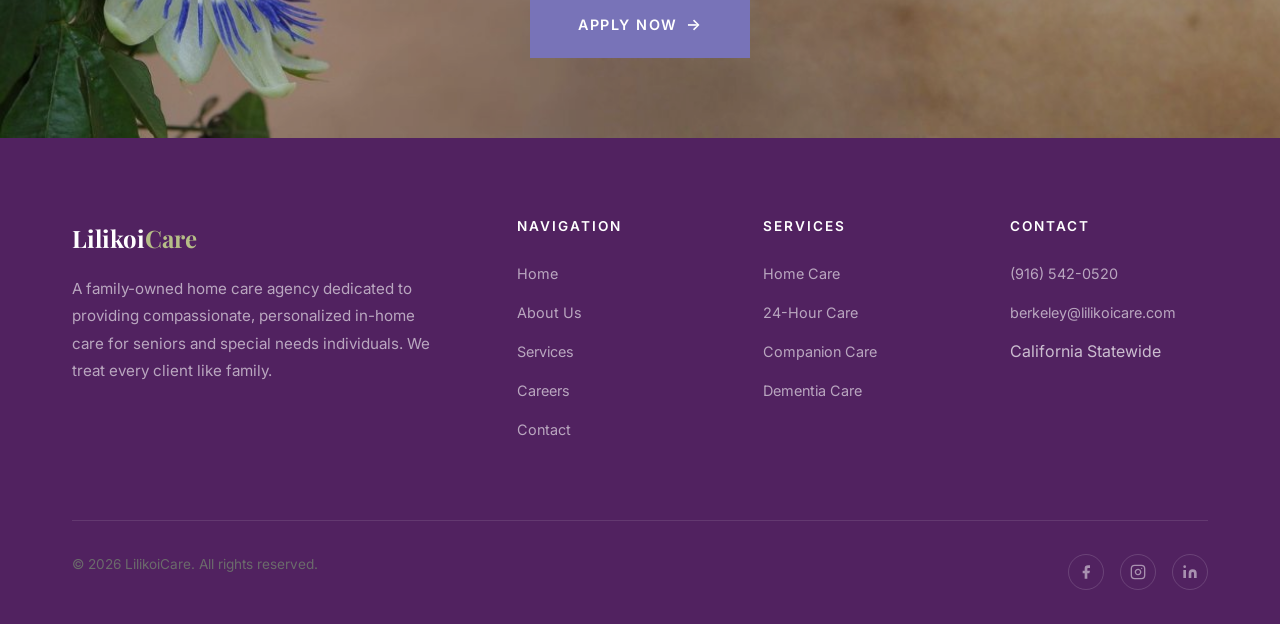
<file: careers.html>
<!DOCTYPE html>
<html lang="en">
<head>
  <meta charset="UTF-8">
  <meta name="viewport" content="width=device-width, initial-scale=1.0">
  <meta name="description" content="Join the LilikoiCare team. We're looking for compassionate caregivers who want to make a meaningful difference in seniors' lives. Flexible scheduling and great benefits.">
  <title>Careers | LilikoiCare</title>

  <link rel="preconnect" href="https://fonts.googleapis.com">
  <link rel="preconnect" href="https://fonts.gstatic.com" crossorigin>
  <link href="https://fonts.googleapis.com/css2?family=Inter:wght@300;400;500;600;700&family=Playfair+Display:ital,wght@0,400;0,500;0,600;0,700;1,400;1,500&display=swap" rel="stylesheet">

  <link rel="stylesheet" href="css/styles.css">
</head>
<body>

  <!-- Header -->
  <header class="header" id="header">
    <nav class="nav">
      <a href="index.html" class="nav__logo">Lilikoi<span>Care</span></a>

      <div class="nav__overlay"></div>

      <ul class="nav__links">
        <li><a href="index.html" class="nav__link">Home</a></li>
        <li><a href="about.html" class="nav__link">About</a></li>
        <li><a href="services.html" class="nav__link">Services</a></li>
        <li><a href="careers.html" class="nav__link nav__link--active">Careers</a></li>
        <li><a href="contact.html" class="nav__link">Contact</a></li>
        <li><a href="contact.html" class="nav__cta">Schedule a Consultation</a></li>
      </ul>

      <button class="nav__toggle" aria-label="Toggle navigation">
        <span></span>
        <span></span>
        <span></span>
      </button>
    </nav>
  </header>

  <!-- Hero -->
  <section class="hero hero--inner">
    <div class="hero__bg"></div>
    <div class="hero__overlay-pattern"></div>
    <div class="hero__content">
      <span class="hero__label">Join Our Team</span>
      <h1 class="hero__title">Make a Meaningful Difference Every Day</h1>
      <p class="hero__subtitle">
        We're looking for compassionate caregivers who believe in the power of human connection. Join a team where your work truly matters.
      </p>
      <div class="hero__actions">
        <a href="#apply" class="btn btn--primary btn--large btn--arrow">Apply Now</a>
      </div>
    </div>
  </section>

  <!-- Intro Block -->
  <section class="content-block">
    <div class="content-block__image">
      <div class="content-block__image-placeholder">
        <svg width="80" height="80" viewBox="0 0 24 24" fill="none" stroke="currentColor" stroke-width="1" stroke-linecap="round" stroke-linejoin="round"><path d="M17 21v-2a4 4 0 0 0-4-4H5a4 4 0 0 0-4 4v2"></path><circle cx="9" cy="7" r="4"></circle><path d="M23 21v-2a4 4 0 0 0-3-3.87"></path><path d="M16 3.13a4 4 0 0 1 0 7.75"></path></svg>
      </div>
    </div>
    <div class="content-block__text fade-in-right">
      <span class="content-block__label">Caregiving Careers</span>
      <h2>More Than a Job &mdash; It's a Calling</h2>
      <p>
        At LilikoiCare, we seek compassionate individuals for non-medical, in-home care roles supporting seniors and special needs individuals. Our caregivers become important figures in the lives of those they serve, building meaningful relationships that go far beyond task completion.
      </p>
      <p>
        As a privately-owned local company, our team functions like a family &mdash; without corporate pressure, with genuine support, and with the flexibility you need to maintain a healthy work-life balance.
      </p>
    </div>
  </section>

  <!-- Benefits -->
  <section class="section section--warm">
    <div class="container">
      <div class="section-header fade-in">
        <span class="label">Why Join Us</span>
        <h2>Benefits of Working with LilikoiCare</h2>
        <p>We believe in taking care of the people who take care of others. Here's what sets us apart as an employer.</p>
      </div>

      <div class="benefits-grid">
        <div class="benefit-card fade-in" data-delay="0">
          <div class="benefit-card__icon">
            <svg width="40" height="40" viewBox="0 0 24 24" fill="none" stroke="#B8860B" stroke-width="1.5" stroke-linecap="round" stroke-linejoin="round"><circle cx="12" cy="12" r="10"></circle><path d="M12 6v6l4 2"></path></svg>
          </div>
          <h3>Flexible Scheduling</h3>
          <p>Days, evenings, nights, weekends, and live-in positions available. We customize arrangements based on your needs and life circumstances.</p>
        </div>

        <div class="benefit-card fade-in" data-delay="100">
          <div class="benefit-card__icon">
            <svg width="40" height="40" viewBox="0 0 24 24" fill="none" stroke="#B8860B" stroke-width="1.5" stroke-linecap="round" stroke-linejoin="round"><path d="M20 21v-2a4 4 0 0 0-4-4H8a4 4 0 0 0-4 4v2"></path><circle cx="12" cy="7" r="4"></circle></svg>
          </div>
          <h3>One-on-One Care Model</h3>
          <p>Serve individual clients exclusively, enabling focused attention and meaningful relationships rather than managing multiple assignments.</p>
        </div>

        <div class="benefit-card fade-in" data-delay="200">
          <div class="benefit-card__icon">
            <svg width="40" height="40" viewBox="0 0 24 24" fill="none" stroke="#B8860B" stroke-width="1.5" stroke-linecap="round" stroke-linejoin="round"><path d="M20.84 4.61a5.5 5.5 0 0 0-7.78 0L12 5.67l-1.06-1.06a5.5 5.5 0 0 0-7.78 7.78l1.06 1.06L12 21.23l7.78-7.78 1.06-1.06a5.5 5.5 0 0 0 0-7.78z"></path></svg>
          </div>
          <h3>Personal Satisfaction</h3>
          <p>Become an important figure in a senior's life at a time when connection matters most. The relationships you build are deeply rewarding and meaningful.</p>
        </div>

        <div class="benefit-card fade-in" data-delay="300">
          <div class="benefit-card__icon">
            <svg width="40" height="40" viewBox="0 0 24 24" fill="none" stroke="#B8860B" stroke-width="1.5" stroke-linecap="round" stroke-linejoin="round"><path d="M17 21v-2a4 4 0 0 0-4-4H5a4 4 0 0 0-4 4v2"></path><circle cx="9" cy="7" r="4"></circle><path d="M23 21v-2a4 4 0 0 0-3-3.87"></path><path d="M16 3.13a4 4 0 0 1 0 7.75"></path></svg>
          </div>
          <h3>Family Culture</h3>
          <p>A privately-owned local company where team members are treated as family. No corporate pressures &mdash; just genuine care and support.</p>
        </div>

        <div class="benefit-card fade-in" data-delay="400">
          <div class="benefit-card__icon">
            <svg width="40" height="40" viewBox="0 0 24 24" fill="none" stroke="#B8860B" stroke-width="1.5" stroke-linecap="round" stroke-linejoin="round"><path d="M22 16.92v3a2 2 0 0 1-2.18 2 19.79 19.79 0 0 1-8.63-3.07 19.5 19.5 0 0 1-6-6 19.79 19.79 0 0 1-3.07-8.67A2 2 0 0 1 4.11 2h3a2 2 0 0 1 2 1.72 12.84 12.84 0 0 0 .7 2.81 2 2 0 0 1-.45 2.11L8.09 9.91a16 16 0 0 0 6 6l1.27-1.27a2 2 0 0 1 2.11-.45 12.84 12.84 0 0 0 2.81.7A2 2 0 0 1 22 16.92z"></path></svg>
          </div>
          <h3>24/7 Support</h3>
          <p>Live staff available around the clock by phone. We listen to your scheduling needs and help accommodate changes as life evolves.</p>
        </div>

        <div class="benefit-card fade-in" data-delay="500">
          <div class="benefit-card__icon">
            <svg width="40" height="40" viewBox="0 0 24 24" fill="none" stroke="#B8860B" stroke-width="1.5" stroke-linecap="round" stroke-linejoin="round"><path d="M2 3h6a4 4 0 0 1 4 4v14a3 3 0 0 0-3-3H2z"></path><path d="M22 3h-6a4 4 0 0 0-4 4v14a3 3 0 0 1 3-3h7z"></path></svg>
          </div>
          <h3>Training &amp; Development</h3>
          <p>Complete our orientation program and earn professional certification through our e-learning courses. Invest in your career growth with us.</p>
        </div>
      </div>
    </div>
  </section>

  <!-- Responsibilities -->
  <section class="section">
    <div class="container">
      <div class="section-header fade-in">
        <span class="label">The Role</span>
        <h2>What You'll Do</h2>
        <p>As a caregiver with LilikoiCare, you'll provide non-medical in-home support to seniors, helping them maintain their independence and quality of life.</p>
      </div>

      <ul class="responsibilities-list fade-in">
        <li>Companionship and meaningful conversation</li>
        <li>Meal preparation and planning</li>
        <li>Light housekeeping and home organization</li>
        <li>General assistance with daily activities</li>
        <li>Personal care assistance including bathing, dressing, and grooming</li>
        <li>Running simple errands and appointments</li>
        <li>Engaging clients in fun, stimulating activities</li>
        <li>Medication reminders and health monitoring</li>
      </ul>
    </div>
  </section>

  <!-- Application Form -->
  <section class="section section--warm" id="apply">
    <div class="container">
      <div class="section-header fade-in">
        <span class="label">Get Started</span>
        <h2>Apply to Join Our Team</h2>
        <p>Fill out the form below and we'll contact you after reviewing your information. We look forward to meeting you.</p>
      </div>

      <div class="contact-grid">
        <form class="form fade-in" id="careerForm">
          <div class="form__row">
            <div class="form__group">
              <label class="form__label" for="career-name">Full Name *</label>
              <input class="form__input" type="text" id="career-name" name="name" required placeholder="Your full name">
            </div>
            <div class="form__group">
              <label class="form__label" for="career-email">Email Address *</label>
              <input class="form__input" type="email" id="career-email" name="email" required placeholder="your@email.com">
            </div>
          </div>

          <div class="form__row">
            <div class="form__group">
              <label class="form__label" for="career-phone">Phone Number *</label>
              <input class="form__input" type="tel" id="career-phone" name="phone" required placeholder="(555) 123-4567">
            </div>
            <div class="form__group">
              <label class="form__label" for="career-location">Preferred Location</label>
              <select class="form__select" id="career-location" name="location">
                <option value="">Select a location</option>
                <option value="carmel">Carmel, CA</option>
                <option value="folsom">Folsom, CA</option>
                <option value="napa">Napa, CA</option>
                <option value="palo-alto">Palo Alto, CA</option>
                <option value="sacramento">Sacramento, CA</option>
                <option value="san-francisco">San Francisco, CA</option>
                <option value="san-rafael">San Rafael, CA</option>
                <option value="santa-barbara">Santa Barbara, CA</option>
                <option value="saratoga">Saratoga, CA</option>
                <option value="sonoma">Sonoma, CA</option>
              </select>
            </div>
          </div>

          <div class="form__group">
            <label class="form__label" for="career-schedule">Schedule Preference</label>
            <select class="form__select" id="career-schedule" name="schedule">
              <option value="">Select your preference</option>
              <option value="days">Days</option>
              <option value="evenings">Evenings</option>
              <option value="nights">Nights</option>
              <option value="weekends">Weekends</option>
              <option value="live-in">Live-In</option>
              <option value="flexible">Flexible / Open to All</option>
            </select>
          </div>

          <div class="form__group">
            <label class="form__label" for="career-experience">Relevant Experience</label>
            <textarea class="form__textarea" id="career-experience" name="experience" placeholder="Tell us about your caregiving experience, certifications, and why you're interested in joining our team..."></textarea>
          </div>

          <button type="submit" class="btn btn--primary btn--large form__submit">Submit Application</button>
        </form>

        <div class="contact-info fade-in">
          <h3>Have Questions?</h3>
          <p style="margin-bottom: 2rem;">We'd love to hear from you. Reach out to our team directly and we'll be happy to answer any questions about joining LilikoiCare.</p>

          <div class="contact-item">
            <div class="contact-item__icon">
              <svg width="18" height="18" viewBox="0 0 24 24" fill="none" stroke="currentColor" stroke-width="2" stroke-linecap="round" stroke-linejoin="round"><path d="M22 16.92v3a2 2 0 0 1-2.18 2 19.79 19.79 0 0 1-8.63-3.07 19.5 19.5 0 0 1-6-6 19.79 19.79 0 0 1-3.07-8.67A2 2 0 0 1 4.11 2h3a2 2 0 0 1 2 1.72 12.84 12.84 0 0 0 .7 2.81 2 2 0 0 1-.45 2.11L8.09 9.91a16 16 0 0 0 6 6l1.27-1.27a2 2 0 0 1 2.11-.45 12.84 12.84 0 0 0 2.81.7A2 2 0 0 1 22 16.92z"></path></svg>
            </div>
            <div>
              <h4>Call Us</h4>
              <p><a href="tel:+19165420520">(916) 542-0520</a></p>
            </div>
          </div>

          <div class="contact-item">
            <div class="contact-item__icon">
              <svg width="18" height="18" viewBox="0 0 24 24" fill="none" stroke="currentColor" stroke-width="2" stroke-linecap="round" stroke-linejoin="round"><path d="M4 4h16c1.1 0 2 .9 2 2v12c0 1.1-.9 2-2 2H4c-1.1 0-2-.9-2-2V6c0-1.1.9-2 2-2z"></path><polyline points="22,6 12,13 2,6"></polyline></svg>
            </div>
            <div>
              <h4>Email Us</h4>
              <p><a href="mailto:berkeley@lilikoicare.com">berkeley@lilikoicare.com</a></p>
            </div>
          </div>

          <div class="contact-item">
            <div class="contact-item__icon">
              <svg width="18" height="18" viewBox="0 0 24 24" fill="none" stroke="currentColor" stroke-width="2" stroke-linecap="round" stroke-linejoin="round"><path d="M21 10c0 7-9 13-9 13s-9-6-9-13a9 9 0 0 1 18 0z"></path><circle cx="12" cy="10" r="3"></circle></svg>
            </div>
            <div>
              <h4>Locations</h4>
              <p>Locations throughout Northern and Central California</p>
            </div>
          </div>
        </div>
      </div>
    </div>
  </section>

  <!-- CTA Banner -->
  <section class="cta-banner">
    <div class="container fade-in">
      <h2>Ready to Start Your Caregiving Journey?</h2>
      <p>Join a team that values compassion, flexibility, and the power of human connection. Apply today and make a difference.</p>
      <a href="#apply" class="btn btn--primary btn--large btn--arrow">Apply Now</a>
    </div>
  </section>

  <!-- Footer -->
  <footer class="footer">
    <div class="container">
      <div class="footer__grid">
        <div class="footer__brand">
          <div class="footer__logo">Lilikoi<span>Care</span></div>
          <p>A family-owned home care agency dedicated to providing compassionate, personalized in-home care for seniors and special needs individuals. We treat every client like family.</p>
        </div>

        <div class="footer__col">
          <h4>Navigation</h4>
          <ul class="footer__links">
            <li><a href="index.html">Home</a></li>
            <li><a href="about.html">About Us</a></li>
            <li><a href="services.html">Services</a></li>
            <li><a href="careers.html">Careers</a></li>
            <li><a href="contact.html">Contact</a></li>
          </ul>
        </div>

        <div class="footer__col">
          <h4>Services</h4>
          <ul class="footer__links">
            <li><a href="services.html">Home Care</a></li>
            <li><a href="services.html">24-Hour Care</a></li>
            <li><a href="services.html">Companion Care</a></li>
            <li><a href="services.html">Dementia Care</a></li>
          </ul>
        </div>

        <div class="footer__col">
          <h4>Contact</h4>
          <ul class="footer__links">
            <li><a href="tel:+19165420520">(916) 542-0520</a></li>
            <li><a href="mailto:berkeley@lilikoicare.com">berkeley@lilikoicare.com</a></li>
            <li>California Statewide</li>
          </ul>
        </div>
      </div>

      <div class="footer__bottom">
        <p>&copy; 2026 LilikoiCare. All rights reserved.</p>
        <div class="footer__social">
          <a href="https://www.facebook.com/lilikoicare/" aria-label="Facebook" target="_blank" rel="noopener noreferrer">
            <svg width="16" height="16" viewBox="0 0 24 24" fill="currentColor"><path d="M18 2h-3a5 5 0 0 0-5 5v3H7v4h3v8h4v-8h3l1-4h-4V7a1 1 0 0 1 1-1h3z"></path></svg>
          </a>
          <a href="https://www.instagram.com/lilikoicare/" aria-label="Instagram" target="_blank" rel="noopener noreferrer">
            <svg width="16" height="16" viewBox="0 0 24 24" fill="none" stroke="currentColor" stroke-width="2" stroke-linecap="round" stroke-linejoin="round"><rect x="2" y="2" width="20" height="20" rx="5" ry="5"></rect><path d="M16 11.37A4 4 0 1 1 12.63 8 4 4 0 0 1 16 11.37z"></path><line x1="17.5" y1="6.5" x2="17.51" y2="6.5"></line></svg>
          </a>
          <a href="#" aria-label="LinkedIn">
            <svg width="16" height="16" viewBox="0 0 24 24" fill="currentColor"><path d="M16 8a6 6 0 0 1 6 6v7h-4v-7a2 2 0 0 0-2-2 2 2 0 0 0-2 2v7h-4v-7a6 6 0 0 1 6-6z"></path><rect x="2" y="9" width="4" height="12"></rect><circle cx="4" cy="4" r="2"></circle></svg>
          </a>
        </div>
      </div>
    </div>
  </footer>

  <script src="js/main.js"></script>
</body>
</html>
</file>
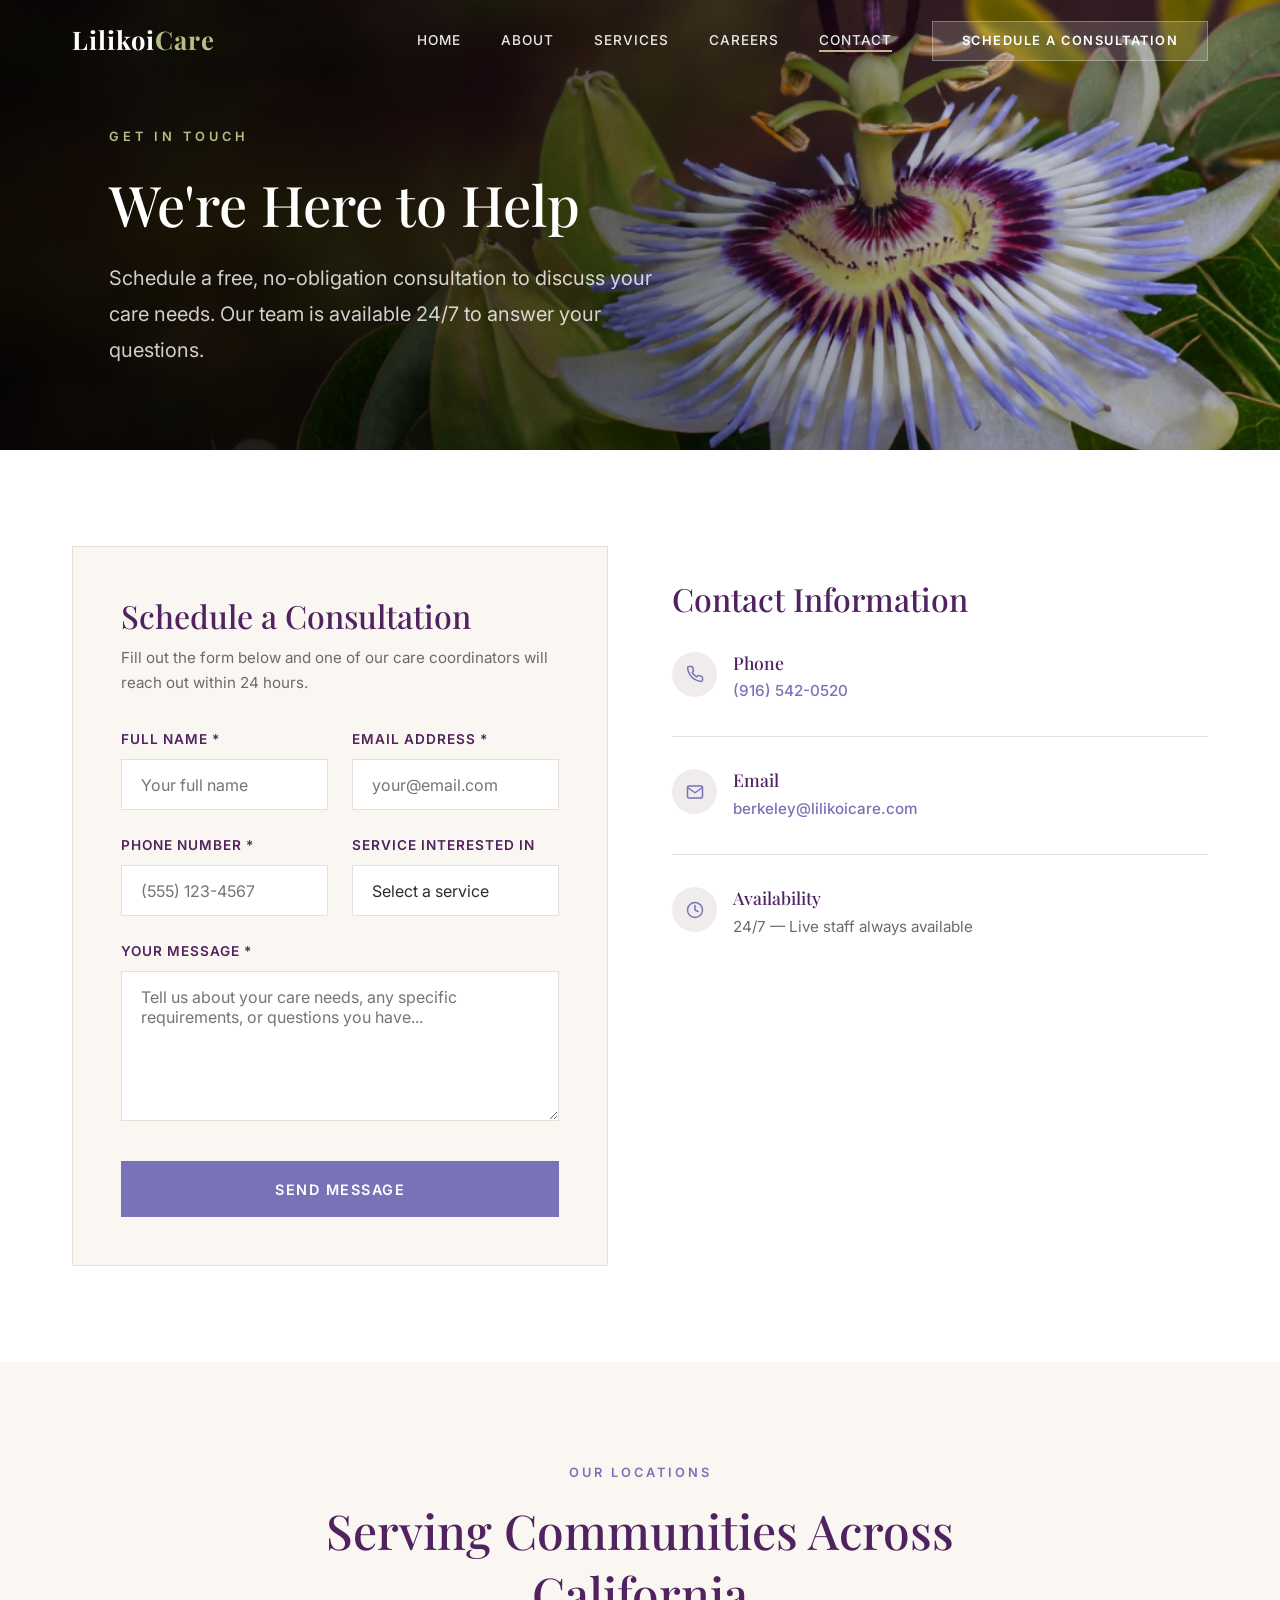
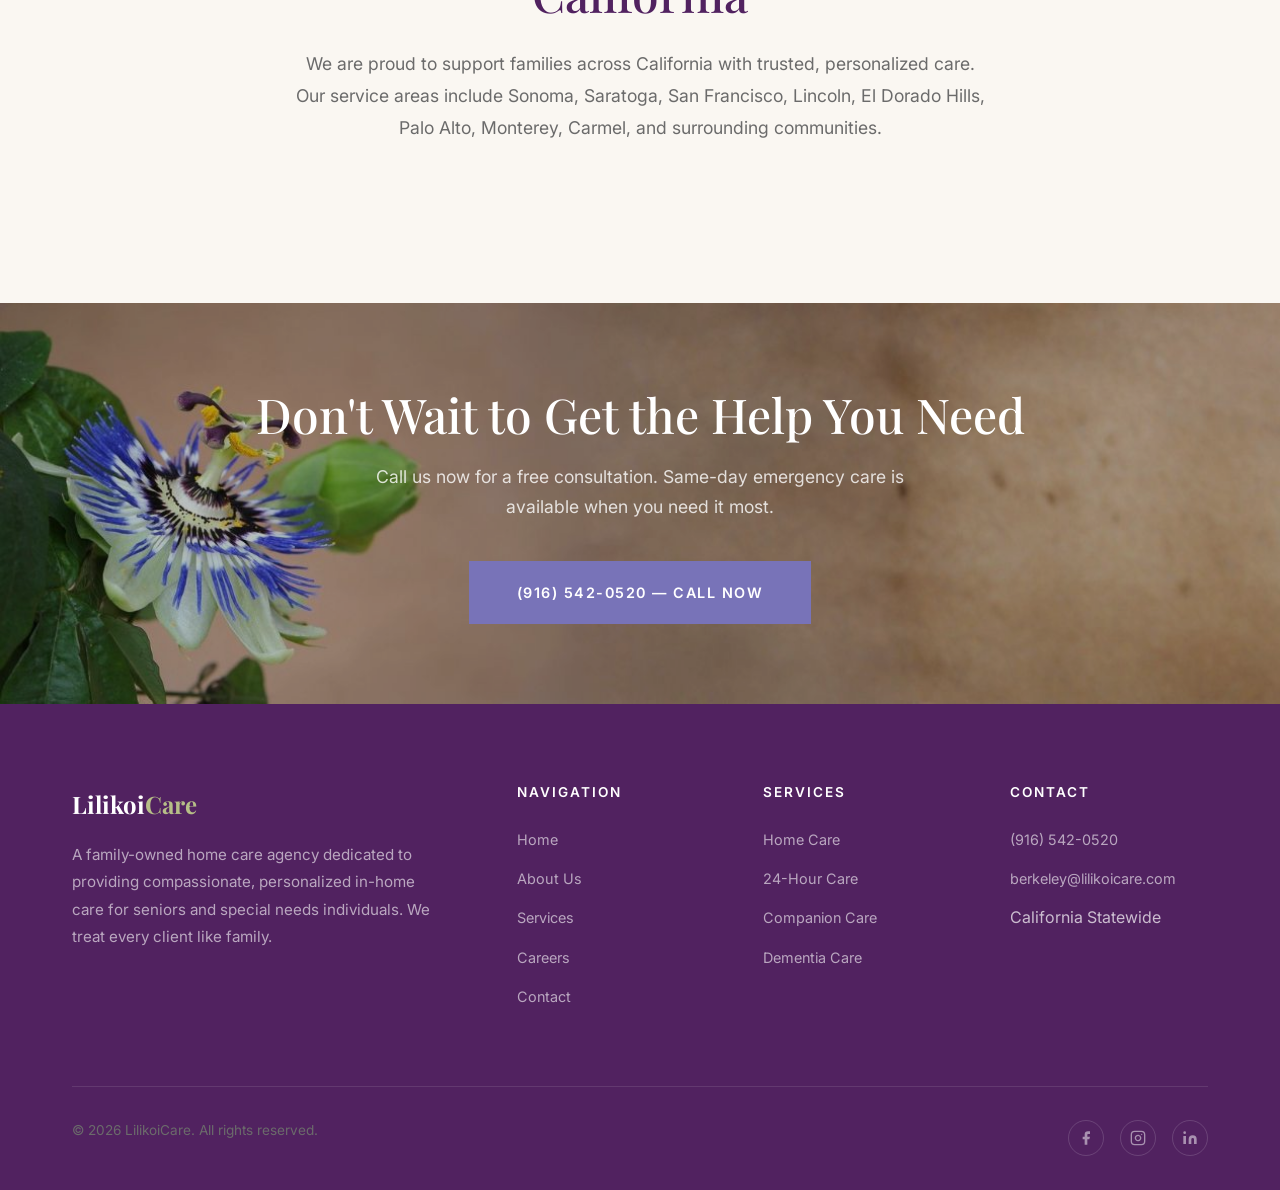
<file: contact.html>
<!DOCTYPE html>
<html lang="en">
<head>
  <meta charset="UTF-8">
  <meta name="viewport" content="width=device-width, initial-scale=1.0">
  <meta name="description" content="Contact LilikoiCare for a free consultation about in-home care services for seniors and special needs individuals. Call us, email us, or fill out our form. Available 24/7.">
  <title>Contact Us | LilikoiCare</title>

  <link rel="preconnect" href="https://fonts.googleapis.com">
  <link rel="preconnect" href="https://fonts.gstatic.com" crossorigin>
  <link href="https://fonts.googleapis.com/css2?family=Inter:wght@300;400;500;600;700&family=Playfair+Display:ital,wght@0,400;0,500;0,600;0,700;1,400;1,500&display=swap" rel="stylesheet">

  <link rel="stylesheet" href="css/styles.css">
</head>
<body>

  <!-- Header -->
  <header class="header" id="header">
    <nav class="nav">
      <a href="index.html" class="nav__logo">Lilikoi<span>Care</span></a>

      <div class="nav__overlay"></div>

      <ul class="nav__links">
        <li><a href="index.html" class="nav__link">Home</a></li>
        <li><a href="about.html" class="nav__link">About</a></li>
        <li><a href="services.html" class="nav__link">Services</a></li>
        <li><a href="careers.html" class="nav__link">Careers</a></li>
        <li><a href="contact.html" class="nav__link nav__link--active">Contact</a></li>
        <li><a href="contact.html" class="nav__cta">Schedule a Consultation</a></li>
      </ul>

      <button class="nav__toggle" aria-label="Toggle navigation">
        <span></span>
        <span></span>
        <span></span>
      </button>
    </nav>
  </header>

  <!-- Hero -->
  <section class="hero hero--inner">
    <div class="hero__bg"></div>
    <div class="hero__overlay-pattern"></div>
    <div class="hero__content">
      <span class="hero__label">Get in Touch</span>
      <h1 class="hero__title">We're Here to Help</h1>
      <p class="hero__subtitle">
        Schedule a free, no-obligation consultation to discuss your care needs. Our team is available 24/7 to answer your questions.
      </p>
    </div>
  </section>

  <!-- Contact Form + Info -->
  <section class="section">
    <div class="container">
      <div class="contact-grid">
        <form class="form fade-in" id="contactForm">
          <h3 style="font-family: var(--font-heading); margin-bottom: 0.5rem;">Schedule a Consultation</h3>
          <p style="margin-bottom: 2rem; font-size: 0.95rem;">Fill out the form below and one of our care coordinators will reach out within 24 hours.</p>

          <div class="form__row">
            <div class="form__group">
              <label class="form__label" for="contact-name">Full Name *</label>
              <input class="form__input" type="text" id="contact-name" name="name" required placeholder="Your full name">
            </div>
            <div class="form__group">
              <label class="form__label" for="contact-email">Email Address *</label>
              <input class="form__input" type="email" id="contact-email" name="email" required placeholder="your@email.com">
            </div>
          </div>

          <div class="form__row">
            <div class="form__group">
              <label class="form__label" for="contact-phone">Phone Number *</label>
              <input class="form__input" type="tel" id="contact-phone" name="phone" required placeholder="(555) 123-4567">
            </div>
            <div class="form__group">
              <label class="form__label" for="contact-service">Service Interested In</label>
              <select class="form__select" id="contact-service" name="service">
                <option value="">Select a service</option>
                <option value="home-care">Home Care</option>
                <option value="24-hour">24-Hour &amp; Live-In Care</option>
                <option value="companion">Companion Care</option>
                <option value="personal">Personal Care</option>
                <option value="dementia">Alzheimer's &amp; Dementia Care</option>
                <option value="concierge">Concierge Care</option>
                <option value="other">Other / Not Sure</option>
              </select>
            </div>
          </div>

          <div class="form__group">
            <label class="form__label" for="contact-message">Your Message *</label>
            <textarea class="form__textarea" id="contact-message" name="message" required placeholder="Tell us about your care needs, any specific requirements, or questions you have..."></textarea>
          </div>

          <button type="submit" class="btn btn--primary btn--large form__submit">Send Message</button>
        </form>

        <div class="contact-info fade-in">
          <h3>Contact Information</h3>

          <div class="contact-item">
            <div class="contact-item__icon">
              <svg width="18" height="18" viewBox="0 0 24 24" fill="none" stroke="currentColor" stroke-width="2" stroke-linecap="round" stroke-linejoin="round"><path d="M22 16.92v3a2 2 0 0 1-2.18 2 19.79 19.79 0 0 1-8.63-3.07 19.5 19.5 0 0 1-6-6 19.79 19.79 0 0 1-3.07-8.67A2 2 0 0 1 4.11 2h3a2 2 0 0 1 2 1.72 12.84 12.84 0 0 0 .7 2.81 2 2 0 0 1-.45 2.11L8.09 9.91a16 16 0 0 0 6 6l1.27-1.27a2 2 0 0 1 2.11-.45 12.84 12.84 0 0 0 2.81.7A2 2 0 0 1 22 16.92z"></path></svg>
            </div>
            <div>
              <h4>Phone</h4>
              <p><a href="tel:+19165420520">(916) 542-0520</a></p>
            </div>
          </div>

          <div class="contact-item">
            <div class="contact-item__icon">
              <svg width="18" height="18" viewBox="0 0 24 24" fill="none" stroke="currentColor" stroke-width="2" stroke-linecap="round" stroke-linejoin="round"><path d="M4 4h16c1.1 0 2 .9 2 2v12c0 1.1-.9 2-2 2H4c-1.1 0-2-.9-2-2V6c0-1.1.9-2 2-2z"></path><polyline points="22,6 12,13 2,6"></polyline></svg>
            </div>
            <div>
              <h4>Email</h4>
              <p><a href="mailto:berkeley@lilikoicare.com">berkeley@lilikoicare.com</a></p>
            </div>
          </div>

          <div class="contact-item">
            <div class="contact-item__icon">
              <svg width="18" height="18" viewBox="0 0 24 24" fill="none" stroke="currentColor" stroke-width="2" stroke-linecap="round" stroke-linejoin="round"><circle cx="12" cy="12" r="10"></circle><path d="M12 6v6l4 2"></path></svg>
            </div>
            <div>
              <h4>Availability</h4>
              <p>24/7 &mdash; Live staff always available</p>
            </div>
          </div>
        </div>
      </div>
    </div>
  </section>

  <!-- Office Locations -->
  <section class="section section--warm">
    <div class="container">
      <div class="section-header fade-in">
        <span class="label">Our Locations</span>
        <h2>Serving Communities Across California</h2>
        <p>We are proud to support families across California with trusted, personalized care. Our service areas include Sonoma, Saratoga, San Francisco, Lincoln, El Dorado Hills, Palo Alto, Monterey, Carmel, and surrounding communities.</p>
      </div>
    </div>
  </section>

  <!-- CTA Banner -->
  <section class="cta-banner">
    <div class="container fade-in">
      <h2>Don't Wait to Get the Help You Need</h2>
      <p>Call us now for a free consultation. Same-day emergency care is available when you need it most.</p>
      <a href="tel:+19165420520" class="btn btn--primary btn--large">(916) 542-0520 &mdash; Call Now</a>
    </div>
  </section>

  <!-- Footer -->
  <footer class="footer">
    <div class="container">
      <div class="footer__grid">
        <div class="footer__brand">
          <div class="footer__logo">Lilikoi<span>Care</span></div>
          <p>A family-owned home care agency dedicated to providing compassionate, personalized in-home care for seniors and special needs individuals. We treat every client like family.</p>
        </div>

        <div class="footer__col">
          <h4>Navigation</h4>
          <ul class="footer__links">
            <li><a href="index.html">Home</a></li>
            <li><a href="about.html">About Us</a></li>
            <li><a href="services.html">Services</a></li>
            <li><a href="careers.html">Careers</a></li>
            <li><a href="contact.html">Contact</a></li>
          </ul>
        </div>

        <div class="footer__col">
          <h4>Services</h4>
          <ul class="footer__links">
            <li><a href="services.html">Home Care</a></li>
            <li><a href="services.html">24-Hour Care</a></li>
            <li><a href="services.html">Companion Care</a></li>
            <li><a href="services.html">Dementia Care</a></li>
          </ul>
        </div>

        <div class="footer__col">
          <h4>Contact</h4>
          <ul class="footer__links">
            <li><a href="tel:+19165420520">(916) 542-0520</a></li>
            <li><a href="mailto:berkeley@lilikoicare.com">berkeley@lilikoicare.com</a></li>
            <li>California Statewide</li>
          </ul>
        </div>
      </div>

      <div class="footer__bottom">
        <p>&copy; 2026 LilikoiCare. All rights reserved.</p>
        <div class="footer__social">
          <a href="https://www.facebook.com/lilikoicare/" aria-label="Facebook" target="_blank" rel="noopener noreferrer">
            <svg width="16" height="16" viewBox="0 0 24 24" fill="currentColor"><path d="M18 2h-3a5 5 0 0 0-5 5v3H7v4h3v8h4v-8h3l1-4h-4V7a1 1 0 0 1 1-1h3z"></path></svg>
          </a>
          <a href="https://www.instagram.com/lilikoicare/" aria-label="Instagram" target="_blank" rel="noopener noreferrer">
            <svg width="16" height="16" viewBox="0 0 24 24" fill="none" stroke="currentColor" stroke-width="2" stroke-linecap="round" stroke-linejoin="round"><rect x="2" y="2" width="20" height="20" rx="5" ry="5"></rect><path d="M16 11.37A4 4 0 1 1 12.63 8 4 4 0 0 1 16 11.37z"></path><line x1="17.5" y1="6.5" x2="17.51" y2="6.5"></line></svg>
          </a>
          <a href="#" aria-label="LinkedIn">
            <svg width="16" height="16" viewBox="0 0 24 24" fill="currentColor"><path d="M16 8a6 6 0 0 1 6 6v7h-4v-7a2 2 0 0 0-2-2 2 2 0 0 0-2 2v7h-4v-7a6 6 0 0 1 6-6z"></path><rect x="2" y="9" width="4" height="12"></rect><circle cx="4" cy="4" r="2"></circle></svg>
          </a>
        </div>
      </div>
    </div>
  </footer>

  <script src="js/main.js"></script>
</body>
</html>
</file>
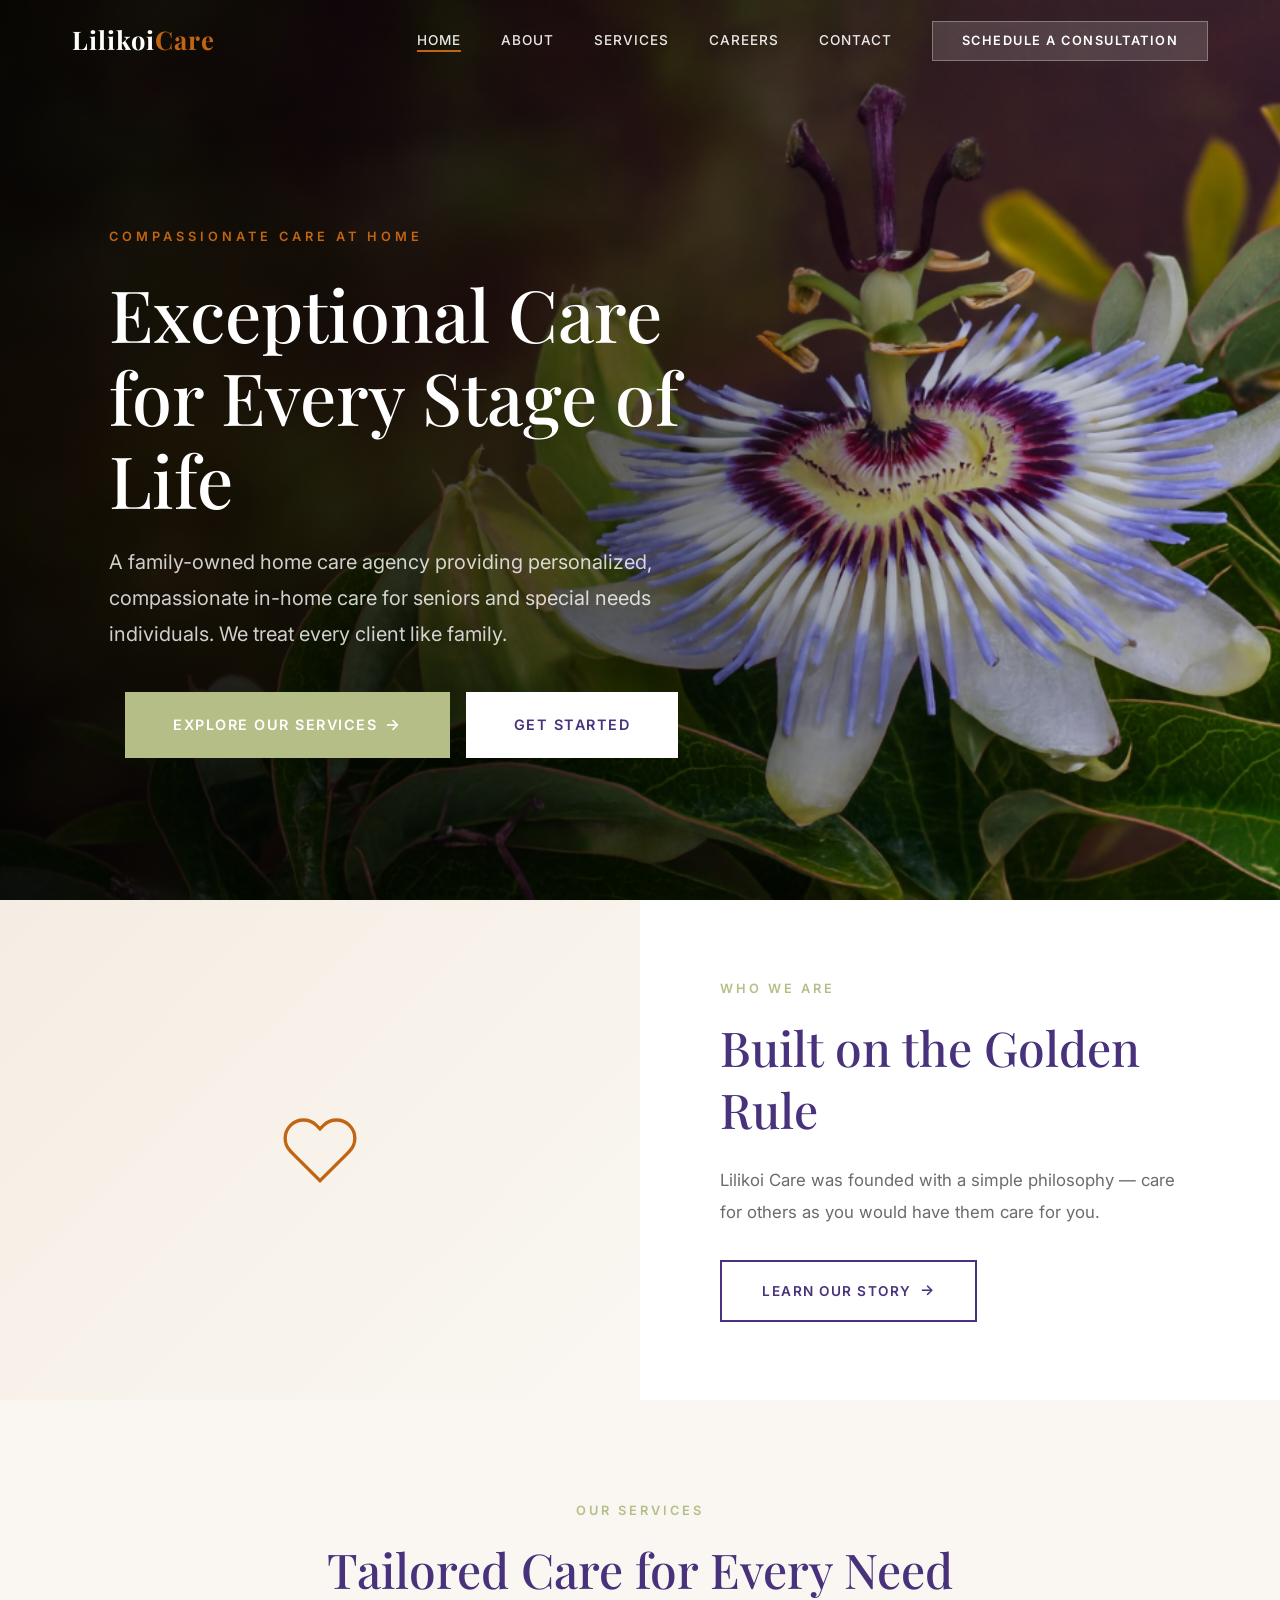
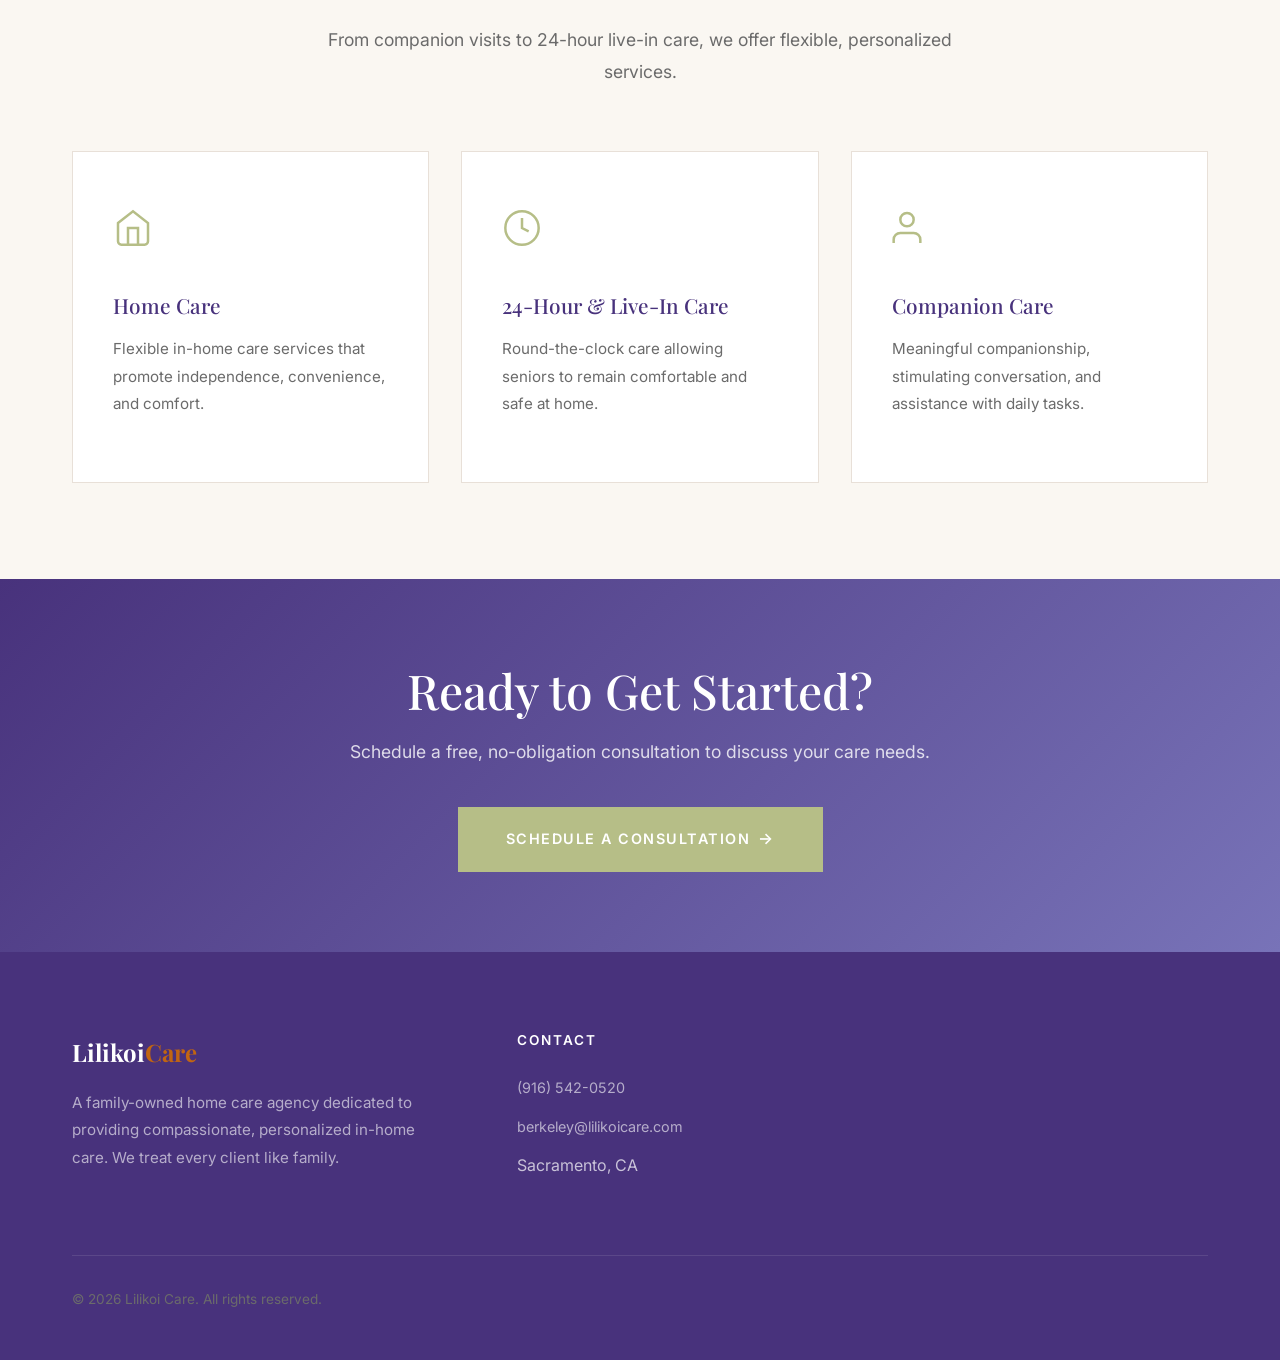
<file: preview-colors.html>
<!DOCTYPE html>
<html lang="en">
<head>
  <meta charset="UTF-8">
  <meta name="viewport" content="width=device-width, initial-scale=1.0">
  <title>Color Preview</title>
  <link rel="preconnect" href="https://fonts.googleapis.com">
  <link rel="preconnect" href="https://fonts.gstatic.com" crossorigin>
  <link href="https://fonts.googleapis.com/css2?family=Inter:wght@300;400;500;600;700&family=Playfair+Display:ital,wght@0,400;0,500;0,600;0,700;1,400;1,500&display=swap" rel="stylesheet">
  <link rel="stylesheet" href="css/styles-preview.css">
</head>
<body>
  <header class="header" id="header">
    <nav class="nav">
      <a href="#" class="nav__logo">Lilikoi<span>Care</span></a>
      <ul class="nav__links">
        <li><a href="#" class="nav__link nav__link--active">Home</a></li>
        <li><a href="#" class="nav__link">About</a></li>
        <li><a href="#" class="nav__link">Services</a></li>
        <li><a href="#" class="nav__link">Careers</a></li>
        <li><a href="#" class="nav__link">Contact</a></li>
        <li><a href="#" class="nav__cta">Schedule a Consultation</a></li>
      </ul>
    </nav>
  </header>

  <section class="hero">
    <div class="hero__bg"></div>
    <div class="hero__overlay-pattern"></div>
    <div class="hero__content">
      <span class="hero__label">Compassionate Care at Home</span>
      <h1 class="hero__title">Exceptional Care for Every Stage of Life</h1>
      <p class="hero__subtitle">
        A family-owned home care agency providing personalized, compassionate in-home care for seniors and special needs individuals. We treat every client like family.
      </p>
      <div class="hero__actions">
        <a href="#" class="btn btn--primary btn--large btn--arrow">Explore Our Services</a>
        <a href="#" class="btn btn--white btn--large">Get Started</a>
      </div>
    </div>
  </section>

  <section class="content-block">
    <div class="content-block__image">
      <div class="content-block__image-placeholder">
        <svg width="80" height="80" viewBox="0 0 24 24" fill="none" stroke="currentColor" stroke-width="1"><path d="M20.84 4.61a5.5 5.5 0 0 0-7.78 0L12 5.67l-1.06-1.06a5.5 5.5 0 0 0-7.78 7.78l1.06 1.06L12 21.23l7.78-7.78 1.06-1.06a5.5 5.5 0 0 0 0-7.78z"></path></svg>
      </div>
    </div>
    <div class="content-block__text fade-in-right">
      <span class="content-block__label">Who We Are</span>
      <h2>Built on the Golden Rule</h2>
      <p>Lilikoi Care was founded with a simple philosophy — care for others as you would have them care for you.</p>
      <a href="#" class="btn btn--outline btn--arrow">Learn Our Story</a>
    </div>
  </section>

  <section class="section section--warm">
    <div class="container">
      <div class="section-header">
        <span class="label">Our Services</span>
        <h2>Tailored Care for Every Need</h2>
        <p>From companion visits to 24-hour live-in care, we offer flexible, personalized services.</p>
      </div>
      <div class="features-grid">
        <div class="feature-card">
          <div class="feature-card__icon">
            <svg width="40" height="40" viewBox="0 0 24 24" fill="none" stroke="#b6be87" stroke-width="1.5"><path d="M3 9l9-7 9 7v11a2 2 0 0 1-2 2H5a2 2 0 0 1-2-2z"></path><polyline points="9 22 9 12 15 12 15 22"></polyline></svg>
          </div>
          <h3>Home Care</h3>
          <p>Flexible in-home care services that promote independence, convenience, and comfort.</p>
        </div>
        <div class="feature-card">
          <div class="feature-card__icon">
            <svg width="40" height="40" viewBox="0 0 24 24" fill="none" stroke="#b6be87" stroke-width="1.5"><circle cx="12" cy="12" r="10"></circle><path d="M12 6v6l4 2"></path></svg>
          </div>
          <h3>24-Hour &amp; Live-In Care</h3>
          <p>Round-the-clock care allowing seniors to remain comfortable and safe at home.</p>
        </div>
        <div class="feature-card">
          <div class="feature-card__icon">
            <svg width="40" height="40" viewBox="0 0 24 24" fill="none" stroke="#b6be87" stroke-width="1.5"><path d="M17 21v-2a4 4 0 0 0-4-4H5a4 4 0 0 0-4 4v2"></path><circle cx="9" cy="7" r="4"></circle></svg>
          </div>
          <h3>Companion Care</h3>
          <p>Meaningful companionship, stimulating conversation, and assistance with daily tasks.</p>
        </div>
      </div>
    </div>
  </section>

  <section class="cta-banner">
    <div class="container">
      <h2>Ready to Get Started?</h2>
      <p>Schedule a free, no-obligation consultation to discuss your care needs.</p>
      <a href="#" class="btn btn--primary btn--large btn--arrow">Schedule a Consultation</a>
    </div>
  </section>

  <footer class="footer">
    <div class="container">
      <div class="footer__grid">
        <div class="footer__brand">
          <div class="footer__logo">Lilikoi<span>Care</span></div>
          <p>A family-owned home care agency dedicated to providing compassionate, personalized in-home care. We treat every client like family.</p>
        </div>
        <div class="footer__col">
          <h4>Contact</h4>
          <ul class="footer__links">
            <li><a href="#">(916) 542-0520</a></li>
            <li><a href="#">berkeley@lilikoicare.com</a></li>
            <li>Sacramento, CA</li>
          </ul>
        </div>
      </div>
      <div class="footer__bottom">
        <p>&copy; 2026 Lilikoi Care. All rights reserved.</p>
      </div>
    </div>
  </footer>

  <script src="js/main.js"></script>
</body>
</html>
</file>
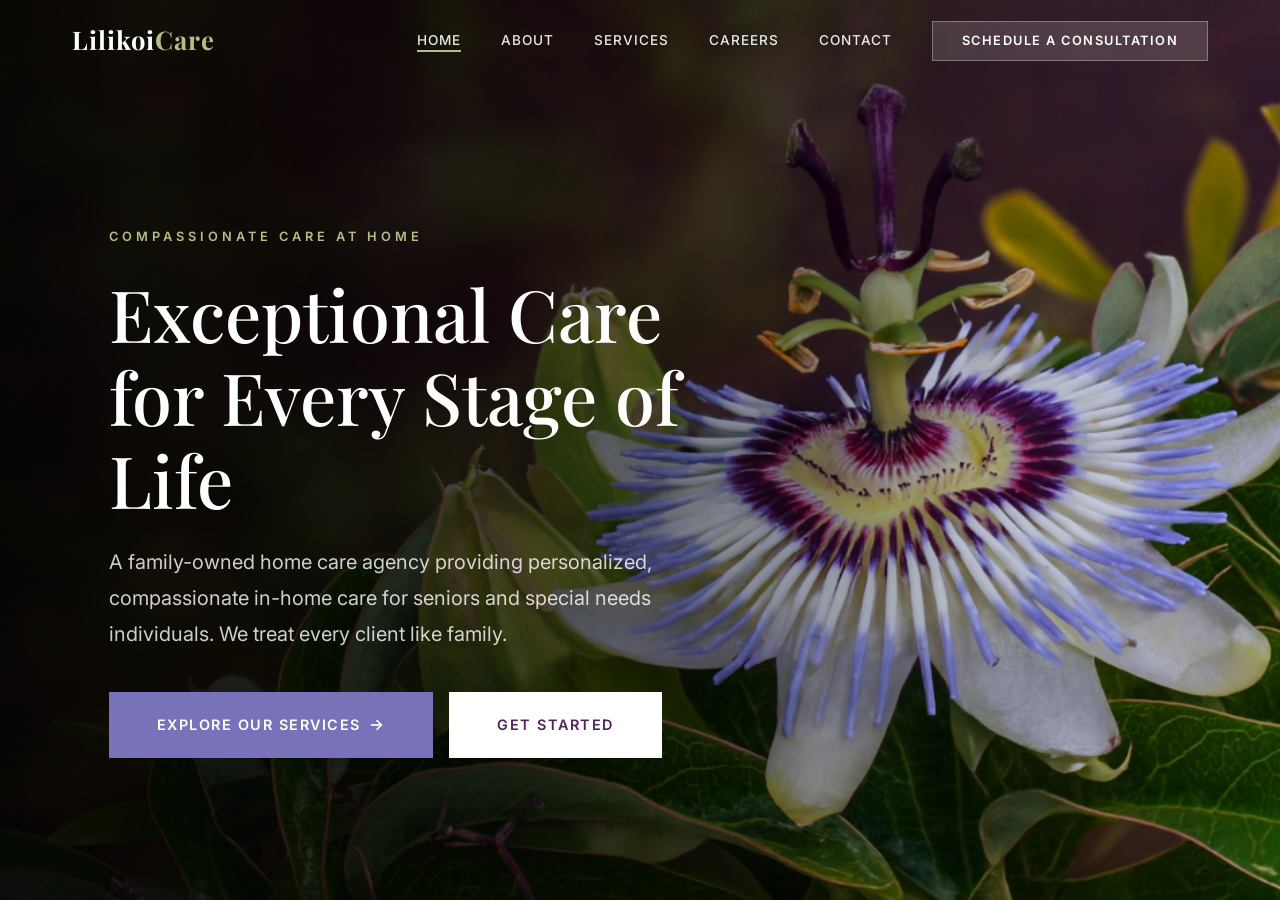
<file: preview-hero.html>
<!DOCTYPE html>
<html lang="en">
<head>
  <meta charset="UTF-8">
  <meta name="viewport" content="width=device-width, initial-scale=1.0">
  <title>Hero Preview</title>
  <link rel="preconnect" href="https://fonts.googleapis.com">
  <link rel="preconnect" href="https://fonts.gstatic.com" crossorigin>
  <link href="https://fonts.googleapis.com/css2?family=Inter:wght@300;400;500;600;700&family=Playfair+Display:ital,wght@0,400;0,500;0,600;0,700;1,400;1,500&display=swap" rel="stylesheet">
  <link rel="stylesheet" href="css/styles.css">
  <style>
    .hero__bg {
      background: url('images/hero-bg2.png') center center / cover no-repeat !important;
    }
    .hero__bg::after {
      background: linear-gradient(90deg, rgba(0,0,0,0.88) 0%, rgba(0,0,0,0.6) 40%, rgba(0,0,0,0.15) 75%, transparent 100%) !important;
    }
    .hero {
      justify-content: flex-start !important;
    }
    .hero__content {
      text-align: left !important;
      max-width: 650px !important;
      margin-left: 6% !important;
      padding: 0 2rem !important;
      background: none !important;
      border-radius: 0 !important;
      backdrop-filter: none !important;
    }
    .hero__actions {
      justify-content: flex-start !important;
    }
  </style>
</head>
<body>
  <header class="header" id="header">
    <nav class="nav">
      <a href="index.html" class="nav__logo">Lilikoi<span>Care</span></a>
      <ul class="nav__links">
        <li><a href="#" class="nav__link nav__link--active">Home</a></li>
        <li><a href="#" class="nav__link">About</a></li>
        <li><a href="#" class="nav__link">Services</a></li>
        <li><a href="#" class="nav__link">Careers</a></li>
        <li><a href="#" class="nav__link">Contact</a></li>
        <li><a href="#" class="nav__cta">Schedule a Consultation</a></li>
      </ul>
    </nav>
  </header>

  <section class="hero">
    <div class="hero__bg"></div>
    <div class="hero__content">
      <span class="hero__label">Compassionate Care at Home</span>
      <h1 class="hero__title">Exceptional Care for Every Stage of Life</h1>
      <p class="hero__subtitle">
        A family-owned home care agency providing personalized, compassionate in-home care for seniors and special needs individuals. We treat every client like family.
      </p>
      <div class="hero__actions">
        <a href="#" class="btn btn--primary btn--large btn--arrow">Explore Our Services</a>
        <a href="#" class="btn btn--white btn--large">Get Started</a>
      </div>
    </div>
  </section>
</body>
</html>
</file>
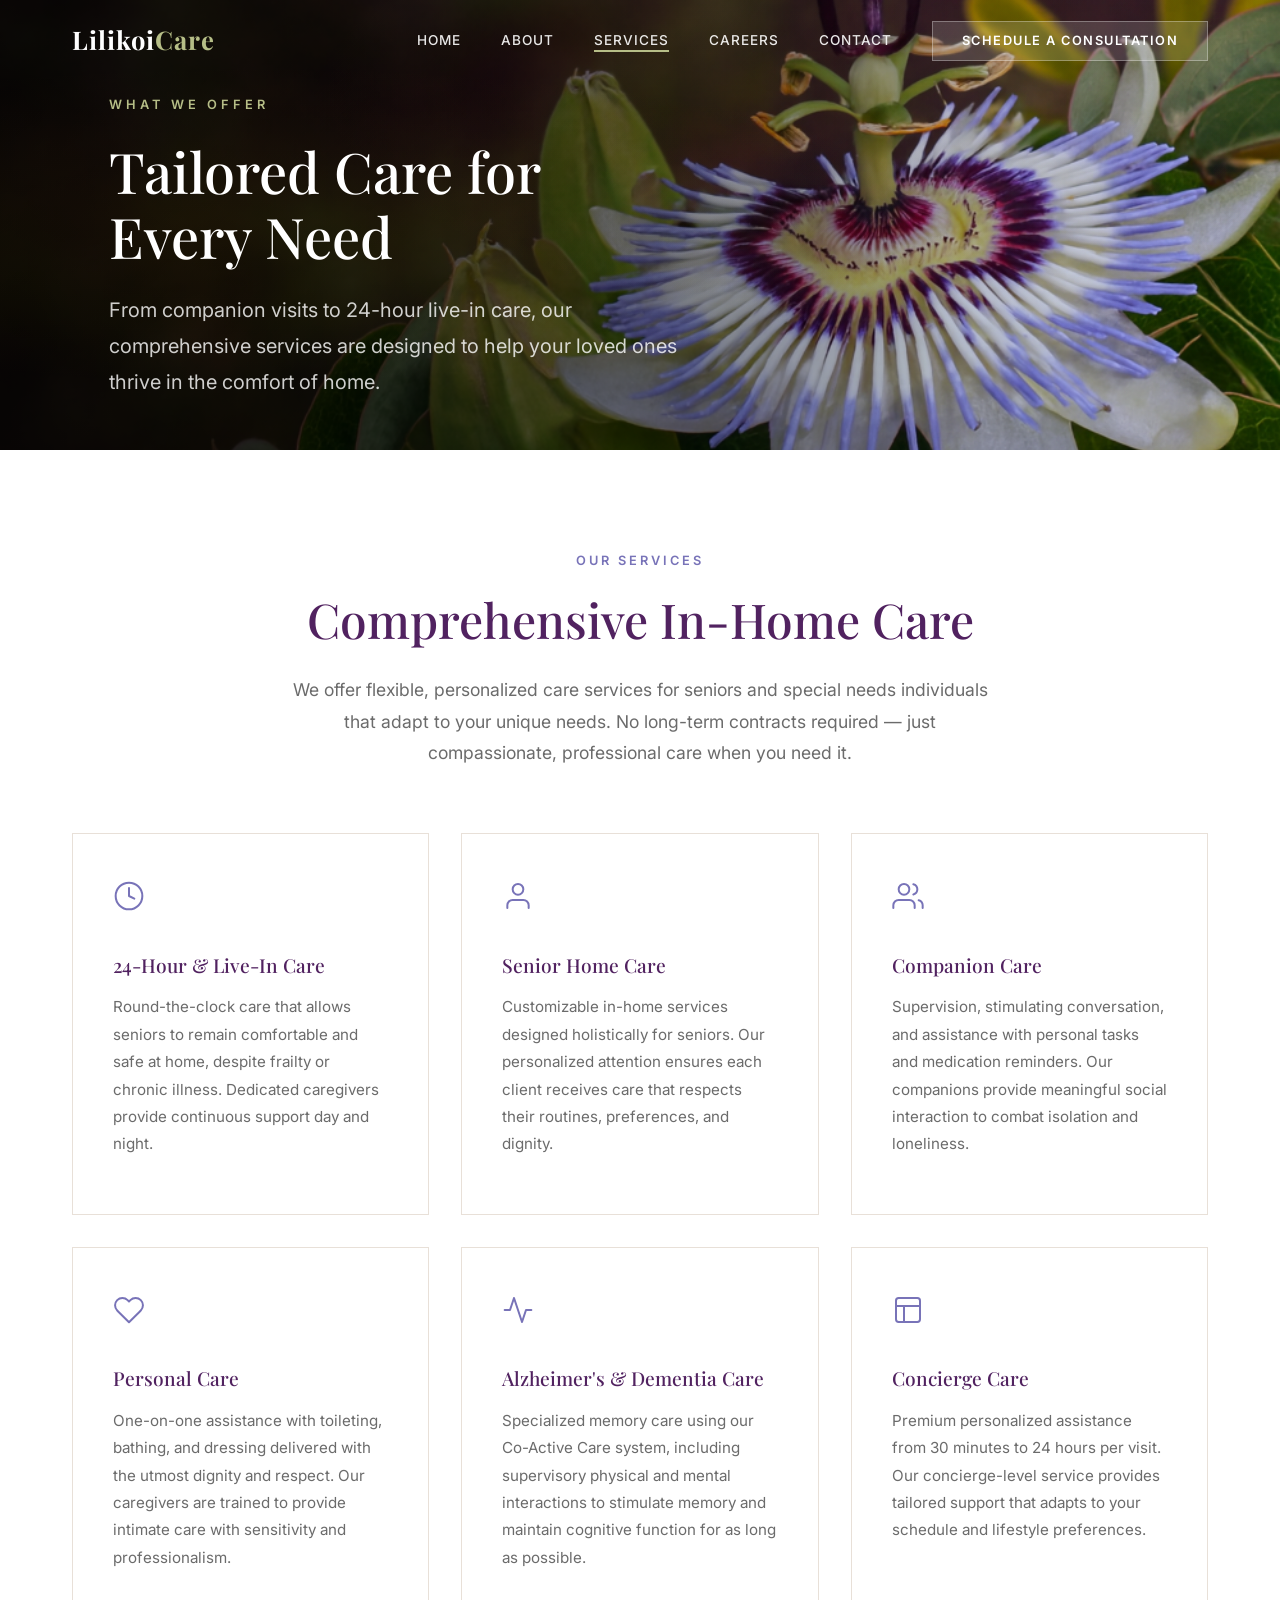
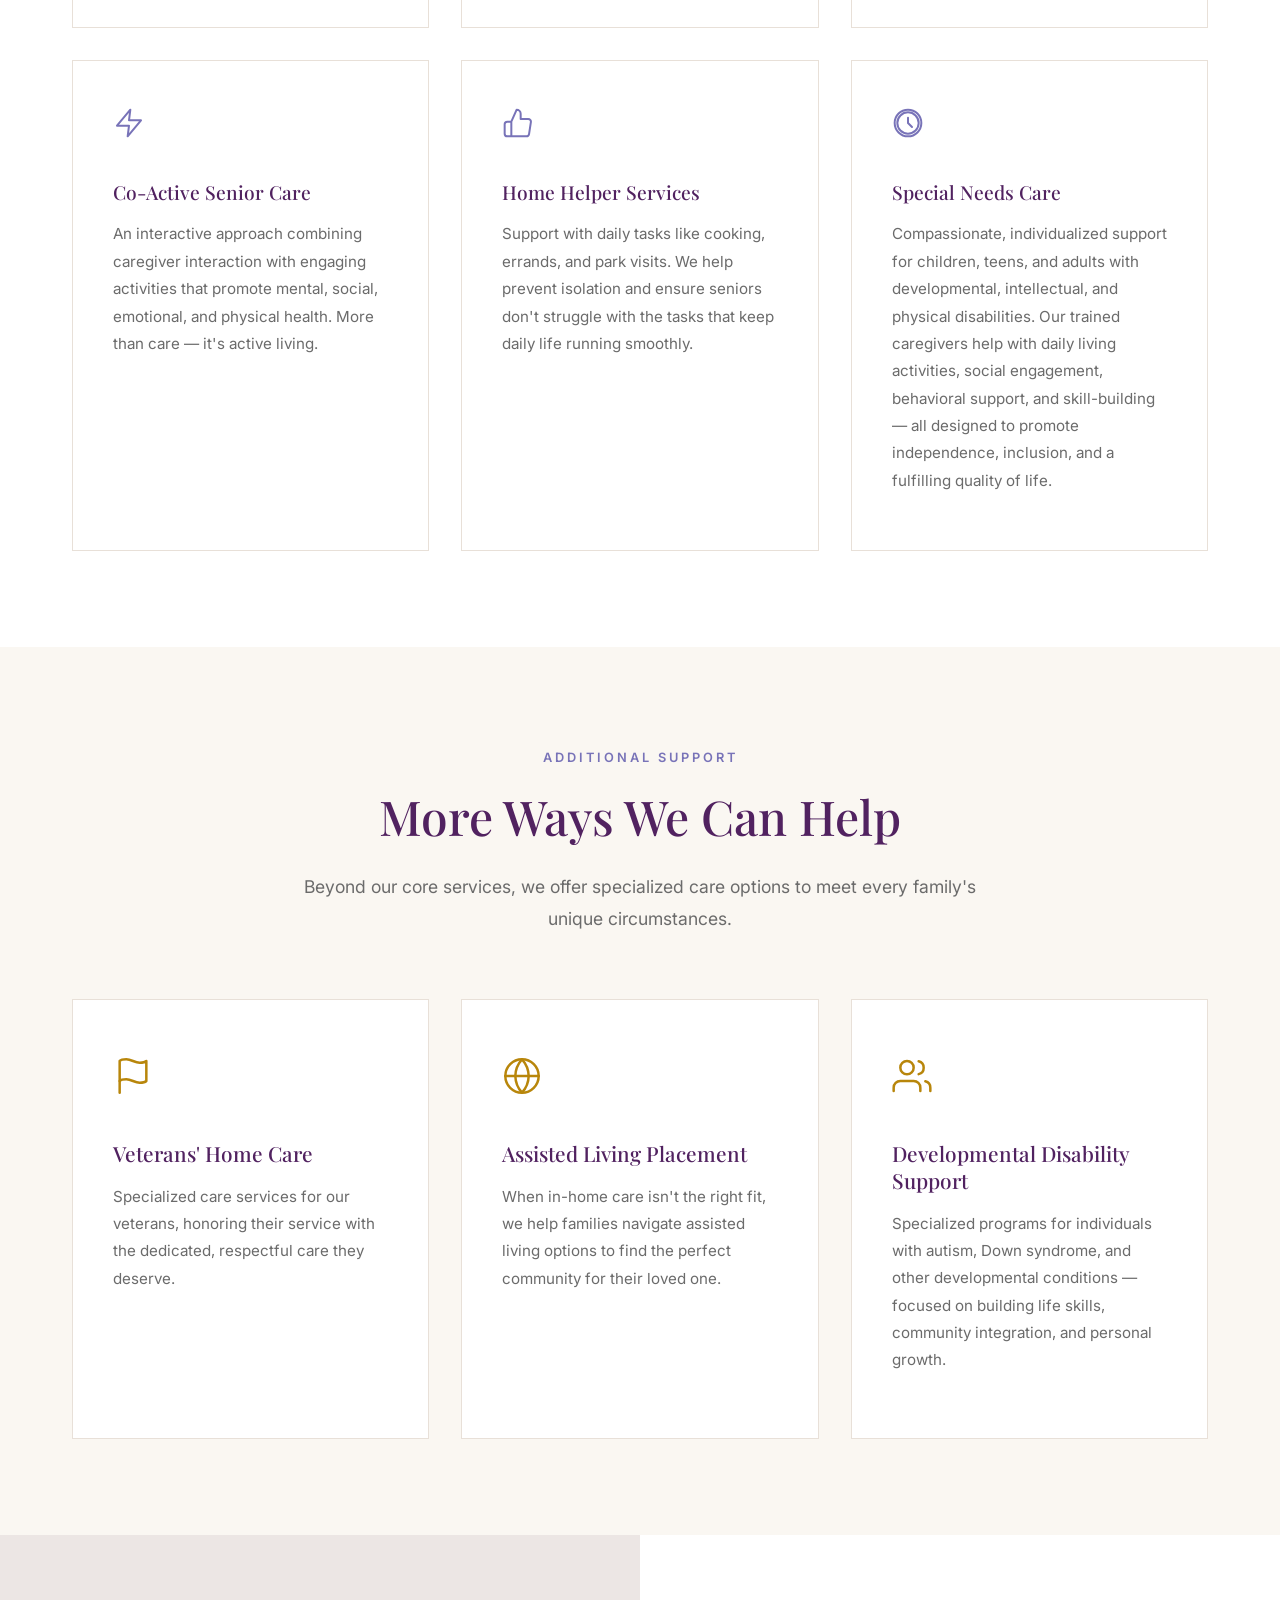
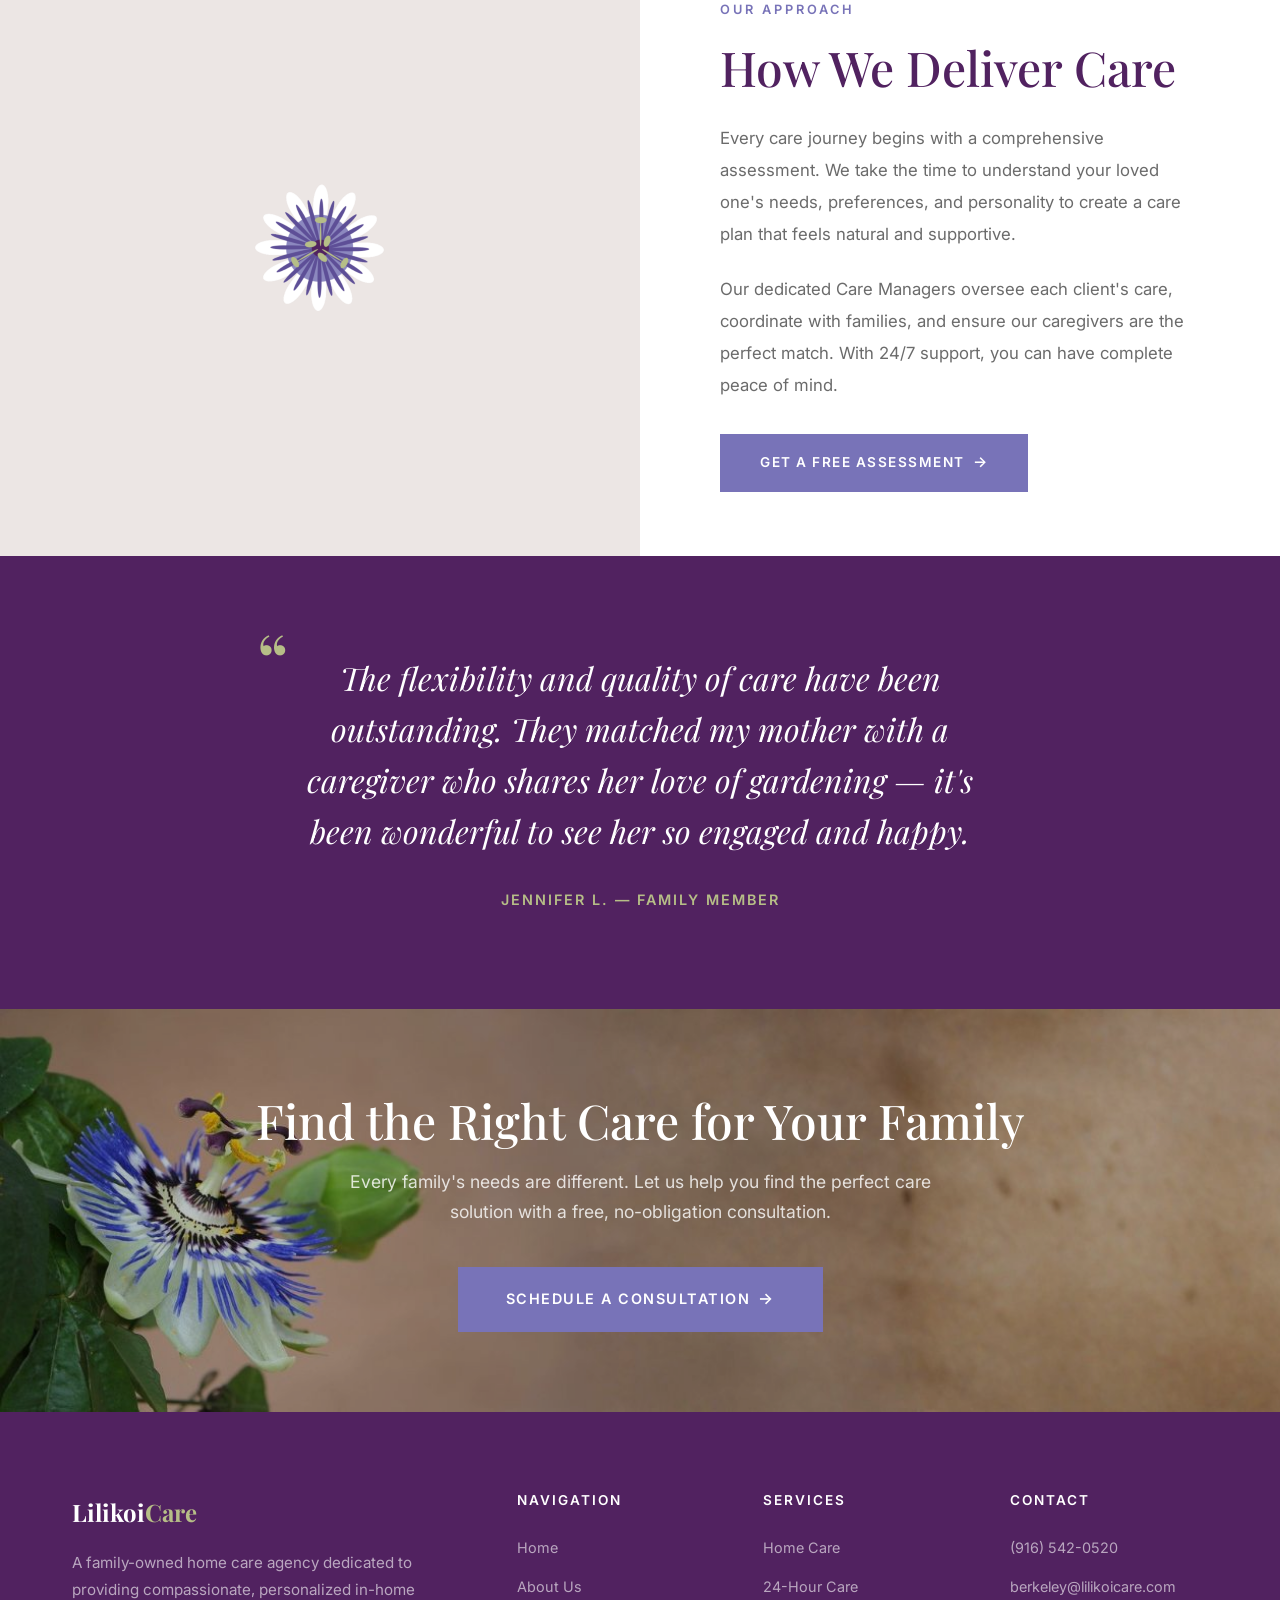
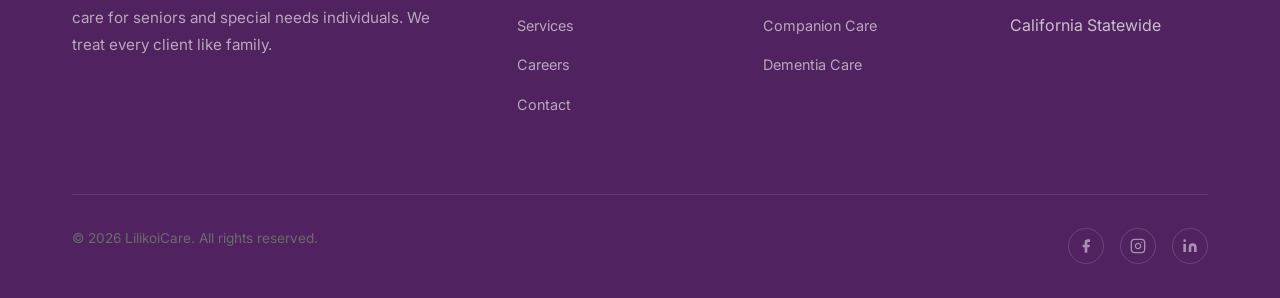
<file: services.html>
<!DOCTYPE html>
<html lang="en">
<head>
  <meta charset="UTF-8">
  <meta name="viewport" content="width=device-width, initial-scale=1.0">
  <meta name="description" content="Explore LilikoiCare's comprehensive in-home care services for seniors and special needs individuals, including 24-hour care, companion care, dementia care, personal care, and more.">
  <title>Our Services | LilikoiCare</title>

  <link rel="preconnect" href="https://fonts.googleapis.com">
  <link rel="preconnect" href="https://fonts.gstatic.com" crossorigin>
  <link href="https://fonts.googleapis.com/css2?family=Inter:wght@300;400;500;600;700&family=Playfair+Display:ital,wght@0,400;0,500;0,600;0,700;1,400;1,500&display=swap" rel="stylesheet">

  <link rel="stylesheet" href="css/styles.css">
</head>
<body>

  <!-- Header -->
  <header class="header" id="header">
    <nav class="nav">
      <a href="index.html" class="nav__logo">Lilikoi<span>Care</span></a>

      <div class="nav__overlay"></div>

      <ul class="nav__links">
        <li><a href="index.html" class="nav__link">Home</a></li>
        <li><a href="about.html" class="nav__link">About</a></li>
        <li><a href="services.html" class="nav__link nav__link--active">Services</a></li>
        <li><a href="careers.html" class="nav__link">Careers</a></li>
        <li><a href="contact.html" class="nav__link">Contact</a></li>
        <li><a href="contact.html" class="nav__cta">Schedule a Consultation</a></li>
      </ul>

      <button class="nav__toggle" aria-label="Toggle navigation">
        <span></span>
        <span></span>
        <span></span>
      </button>
    </nav>
  </header>

  <!-- Hero -->
  <section class="hero hero--inner">
    <div class="hero__bg"></div>
    <div class="hero__overlay-pattern"></div>
    <div class="hero__content">
      <span class="hero__label">What We Offer</span>
      <h1 class="hero__title">Tailored Care for Every Need</h1>
      <p class="hero__subtitle">
        From companion visits to 24-hour live-in care, our comprehensive services are designed to help your loved ones thrive in the comfort of home.
      </p>
    </div>
  </section>

  <!-- Services Intro -->
  <section class="section">
    <div class="container">
      <div class="section-header fade-in">
        <span class="label">Our Services</span>
        <h2>Comprehensive In-Home Care</h2>
        <p>We offer flexible, personalized care services for seniors and special needs individuals that adapt to your unique needs. No long-term contracts required &mdash; just compassionate, professional care when you need it.</p>
      </div>

      <div class="services-grid">
        <div class="service-card fade-in" data-delay="0">
          <div class="service-card__icon">
            <svg width="32" height="32" viewBox="0 0 24 24" fill="none" stroke="currentColor" stroke-width="1.5" stroke-linecap="round" stroke-linejoin="round"><circle cx="12" cy="12" r="10"></circle><path d="M12 6v6l4 2"></path></svg>
          </div>
          <h3>24-Hour &amp; Live-In Care</h3>
          <p>Round-the-clock care that allows seniors to remain comfortable and safe at home, despite frailty or chronic illness. Dedicated caregivers provide continuous support day and night.</p>
        </div>

        <div class="service-card fade-in" data-delay="200">
          <div class="service-card__icon">
            <svg width="32" height="32" viewBox="0 0 24 24" fill="none" stroke="currentColor" stroke-width="1.5" stroke-linecap="round" stroke-linejoin="round"><path d="M20 21v-2a4 4 0 0 0-4-4H8a4 4 0 0 0-4 4v2"></path><circle cx="12" cy="7" r="4"></circle></svg>
          </div>
          <h3>Senior Home Care</h3>
          <p>Customizable in-home services designed holistically for seniors. Our personalized attention ensures each client receives care that respects their routines, preferences, and dignity.</p>
        </div>

        <div class="service-card fade-in" data-delay="0">
          <div class="service-card__icon">
            <svg width="32" height="32" viewBox="0 0 24 24" fill="none" stroke="currentColor" stroke-width="1.5" stroke-linecap="round" stroke-linejoin="round"><path d="M17 21v-2a4 4 0 0 0-4-4H5a4 4 0 0 0-4 4v2"></path><circle cx="9" cy="7" r="4"></circle><path d="M23 21v-2a4 4 0 0 0-3-3.87"></path><path d="M16 3.13a4 4 0 0 1 0 7.75"></path></svg>
          </div>
          <h3>Companion Care</h3>
          <p>Supervision, stimulating conversation, and assistance with personal tasks and medication reminders. Our companions provide meaningful social interaction to combat isolation and loneliness.</p>
        </div>

        <div class="service-card fade-in" data-delay="100">
          <div class="service-card__icon">
            <svg width="32" height="32" viewBox="0 0 24 24" fill="none" stroke="currentColor" stroke-width="1.5" stroke-linecap="round" stroke-linejoin="round"><path d="M20.84 4.61a5.5 5.5 0 0 0-7.78 0L12 5.67l-1.06-1.06a5.5 5.5 0 0 0-7.78 7.78l1.06 1.06L12 21.23l7.78-7.78 1.06-1.06a5.5 5.5 0 0 0 0-7.78z"></path></svg>
          </div>
          <h3>Personal Care</h3>
          <p>One-on-one assistance with toileting, bathing, and dressing delivered with the utmost dignity and respect. Our caregivers are trained to provide intimate care with sensitivity and professionalism.</p>
        </div>

        <div class="service-card fade-in" data-delay="200">
          <div class="service-card__icon">
            <svg width="32" height="32" viewBox="0 0 24 24" fill="none" stroke="currentColor" stroke-width="1.5" stroke-linecap="round" stroke-linejoin="round"><path d="M22 12h-4l-3 9L9 3l-3 9H2"></path></svg>
          </div>
          <h3>Alzheimer's &amp; Dementia Care</h3>
          <p>Specialized memory care using our Co-Active Care system, including supervisory physical and mental interactions to stimulate memory and maintain cognitive function for as long as possible.</p>
        </div>

        <div class="service-card fade-in" data-delay="0">
          <div class="service-card__icon">
            <svg width="32" height="32" viewBox="0 0 24 24" fill="none" stroke="currentColor" stroke-width="1.5" stroke-linecap="round" stroke-linejoin="round"><rect x="3" y="3" width="18" height="18" rx="2" ry="2"></rect><line x1="3" y1="9" x2="21" y2="9"></line><line x1="9" y1="21" x2="9" y2="9"></line></svg>
          </div>
          <h3>Concierge Care</h3>
          <p>Premium personalized assistance from 30 minutes to 24 hours per visit. Our concierge-level service provides tailored support that adapts to your schedule and lifestyle preferences.</p>
        </div>

        <div class="service-card fade-in" data-delay="100">
          <div class="service-card__icon">
            <svg width="32" height="32" viewBox="0 0 24 24" fill="none" stroke="currentColor" stroke-width="1.5" stroke-linecap="round" stroke-linejoin="round"><polygon points="13 2 3 14 12 14 11 22 21 10 12 10 13 2"></polygon></svg>
          </div>
          <h3>Co-Active Senior Care</h3>
          <p>An interactive approach combining caregiver interaction with engaging activities that promote mental, social, emotional, and physical health. More than care &mdash; it's active living.</p>
        </div>

        <div class="service-card fade-in" data-delay="200">
          <div class="service-card__icon">
            <svg width="32" height="32" viewBox="0 0 24 24" fill="none" stroke="currentColor" stroke-width="1.5" stroke-linecap="round" stroke-linejoin="round"><path d="M14 9V5a3 3 0 0 0-3-3l-4 9v11h11.28a2 2 0 0 0 2-1.7l1.38-9a2 2 0 0 0-2-2.3zM7 22H4a2 2 0 0 1-2-2v-7a2 2 0 0 1 2-2h3"></path></svg>
          </div>
          <h3>Home Helper Services</h3>
          <p>Support with daily tasks like cooking, errands, and park visits. We help prevent isolation and ensure seniors don't struggle with the tasks that keep daily life running smoothly.</p>
        </div>

        <div class="service-card fade-in" data-delay="0">
          <div class="service-card__icon">
            <svg width="32" height="32" viewBox="0 0 24 24" fill="none" stroke="currentColor" stroke-width="1.5" stroke-linecap="round" stroke-linejoin="round"><path d="M12 2a10 10 0 1 0 10 10A10 10 0 0 0 12 2zm0 18a8 8 0 1 1 8-8 8 8 0 0 1-8 8z"></path><path d="M12 8v4l3 3"></path></svg>
          </div>
          <h3>Special Needs Care</h3>
          <p>Compassionate, individualized support for children, teens, and adults with developmental, intellectual, and physical disabilities. Our trained caregivers help with daily living activities, social engagement, behavioral support, and skill-building &mdash; all designed to promote independence, inclusion, and a fulfilling quality of life.</p>
        </div>
      </div>
    </div>
  </section>

  <!-- Additional Services -->
  <section class="section section--warm">
    <div class="container">
      <div class="section-header fade-in">
        <span class="label">Additional Support</span>
        <h2>More Ways We Can Help</h2>
        <p>Beyond our core services, we offer specialized care options to meet every family's unique circumstances.</p>
      </div>

      <div class="features-grid">
        <div class="feature-card fade-in" data-delay="0">
          <div class="feature-card__icon">
            <svg width="40" height="40" viewBox="0 0 24 24" fill="none" stroke="#B8860B" stroke-width="1.5" stroke-linecap="round" stroke-linejoin="round"><path d="M4 15s1-1 4-1 5 2 8 2 4-1 4-1V3s-1 1-4 1-5-2-8-2-4 1-4 1z"></path><line x1="4" y1="22" x2="4" y2="15"></line></svg>
          </div>
          <h3>Veterans' Home Care</h3>
          <p>Specialized care services for our veterans, honoring their service with the dedicated, respectful care they deserve.</p>
        </div>

        <div class="feature-card fade-in" data-delay="100">
          <div class="feature-card__icon">
            <svg width="40" height="40" viewBox="0 0 24 24" fill="none" stroke="#B8860B" stroke-width="1.5" stroke-linecap="round" stroke-linejoin="round"><circle cx="12" cy="12" r="10"></circle><line x1="2" y1="12" x2="22" y2="12"></line><path d="M12 2a15.3 15.3 0 0 1 4 10 15.3 15.3 0 0 1-4 10 15.3 15.3 0 0 1-4-10 15.3 15.3 0 0 1 4-10z"></path></svg>
          </div>
          <h3>Assisted Living Placement</h3>
          <p>When in-home care isn't the right fit, we help families navigate assisted living options to find the perfect community for their loved one.</p>
        </div>

        <div class="feature-card fade-in" data-delay="300">
          <div class="feature-card__icon">
            <svg width="40" height="40" viewBox="0 0 24 24" fill="none" stroke="#B8860B" stroke-width="1.5" stroke-linecap="round" stroke-linejoin="round"><path d="M17 21v-2a4 4 0 0 0-4-4H5a4 4 0 0 0-4 4v2"></path><circle cx="9" cy="7" r="4"></circle><path d="M23 21v-2a4 4 0 0 0-3-3.87"></path><path d="M16 3.13a4 4 0 0 1 0 7.75"></path></svg>
          </div>
          <h3>Developmental Disability Support</h3>
          <p>Specialized programs for individuals with autism, Down syndrome, and other developmental conditions &mdash; focused on building life skills, community integration, and personal growth.</p>
        </div>
      </div>
    </div>
  </section>

  <!-- How It Works -->
  <section class="content-block">
    <div class="content-block__image">
      <img src="images/lilikoi-icon.png" alt="Lilikoi flower" class="content-block__image-photo">
    </div>
    <div class="content-block__text fade-in-right">
      <span class="content-block__label">Our Approach</span>
      <h2>How We Deliver Care</h2>
      <p>
        Every care journey begins with a comprehensive assessment. We take the time to understand your loved one's needs, preferences, and personality to create a care plan that feels natural and supportive.
      </p>
      <p>
        Our dedicated Care Managers oversee each client's care, coordinate with families, and ensure our caregivers are the perfect match. With 24/7 support, you can have complete peace of mind.
      </p>
      <a href="contact.html" class="btn btn--primary btn--arrow">Get a Free Assessment</a>
    </div>
  </section>

  <!-- Testimonial -->
  <!-- Testimonial -->
  <section class="testimonial">
    <div class="testimonial__content fade-in">
      <div class="testimonial__quote">
        The flexibility and quality of care have been outstanding. They matched my mother with a caregiver who shares her love of gardening &mdash; it's been wonderful to see her so engaged and happy.
      </div>
      <div class="testimonial__author">Jennifer L. &mdash; Family Member</div>
    </div>
  </section>

  <!-- CTA Banner -->
  <section class="cta-banner">
    <div class="container fade-in">
      <h2>Find the Right Care for Your Family</h2>
      <p>Every family's needs are different. Let us help you find the perfect care solution with a free, no-obligation consultation.</p>
      <a href="contact.html" class="btn btn--primary btn--large btn--arrow">Schedule a Consultation</a>
    </div>
  </section>

  <!-- Footer -->
  <footer class="footer">
    <div class="container">
      <div class="footer__grid">
        <div class="footer__brand">
          <div class="footer__logo">Lilikoi<span>Care</span></div>
          <p>A family-owned home care agency dedicated to providing compassionate, personalized in-home care for seniors and special needs individuals. We treat every client like family.</p>
        </div>

        <div class="footer__col">
          <h4>Navigation</h4>
          <ul class="footer__links">
            <li><a href="index.html">Home</a></li>
            <li><a href="about.html">About Us</a></li>
            <li><a href="services.html">Services</a></li>
            <li><a href="careers.html">Careers</a></li>
            <li><a href="contact.html">Contact</a></li>
          </ul>
        </div>

        <div class="footer__col">
          <h4>Services</h4>
          <ul class="footer__links">
            <li><a href="services.html">Home Care</a></li>
            <li><a href="services.html">24-Hour Care</a></li>
            <li><a href="services.html">Companion Care</a></li>
            <li><a href="services.html">Dementia Care</a></li>
          </ul>
        </div>

        <div class="footer__col">
          <h4>Contact</h4>
          <ul class="footer__links">
            <li><a href="tel:+19165420520">(916) 542-0520</a></li>
            <li><a href="mailto:berkeley@lilikoicare.com">berkeley@lilikoicare.com</a></li>
            <li>California Statewide</li>
          </ul>
        </div>
      </div>

      <div class="footer__bottom">
        <p>&copy; 2026 LilikoiCare. All rights reserved.</p>
        <div class="footer__social">
          <a href="https://www.facebook.com/lilikoicare/" aria-label="Facebook" target="_blank" rel="noopener noreferrer">
            <svg width="16" height="16" viewBox="0 0 24 24" fill="currentColor"><path d="M18 2h-3a5 5 0 0 0-5 5v3H7v4h3v8h4v-8h3l1-4h-4V7a1 1 0 0 1 1-1h3z"></path></svg>
          </a>
          <a href="https://www.instagram.com/lilikoicare/" aria-label="Instagram" target="_blank" rel="noopener noreferrer">
            <svg width="16" height="16" viewBox="0 0 24 24" fill="none" stroke="currentColor" stroke-width="2" stroke-linecap="round" stroke-linejoin="round"><rect x="2" y="2" width="20" height="20" rx="5" ry="5"></rect><path d="M16 11.37A4 4 0 1 1 12.63 8 4 4 0 0 1 16 11.37z"></path><line x1="17.5" y1="6.5" x2="17.51" y2="6.5"></line></svg>
          </a>
          <a href="#" aria-label="LinkedIn">
            <svg width="16" height="16" viewBox="0 0 24 24" fill="currentColor"><path d="M16 8a6 6 0 0 1 6 6v7h-4v-7a2 2 0 0 0-2-2 2 2 0 0 0-2 2v7h-4v-7a6 6 0 0 1 6-6z"></path><rect x="2" y="9" width="4" height="12"></rect><circle cx="4" cy="4" r="2"></circle></svg>
          </a>
        </div>
      </div>
    </div>
  </footer>

  <script src="js/main.js"></script>
</body>
</html>
</file>
<file: css/styles.css>
/* ================================================
   Lilikoi Care - Main Stylesheet
   Design inspired by Coterie Senior Living
   ================================================ */

/* --- CSS Variables --- */
:root {
  --color-primary: #7873b8;
  --color-primary-light: #b6be87;
  --color-primary-dark: #512260;
  --color-secondary: #512260;
  --color-secondary-light: #6b417d;
  --color-accent: #C9956B;
  --color-warm: #f0eceb;
  --color-warm-light: #FAF7F2;
  --color-text: #2D2D2D;
  --color-text-light: #6B6B6B;
  --color-text-muted: #999999;
  --color-white: #FFFFFF;
  --color-border: #E8E0D8;
  --color-success: #4A7C59;
  --color-error: #C0392B;

  --font-heading: 'Playfair Display', Georgia, serif;
  --font-body: 'Inter', -apple-system, BlinkMacSystemFont, sans-serif;

  --max-width: 1200px;
  --header-height: 80px;

  --shadow-sm: 0 2px 8px rgba(0, 0, 0, 0.06);
  --shadow-md: 0 4px 20px rgba(0, 0, 0, 0.08);
  --shadow-lg: 0 8px 40px rgba(0, 0, 0, 0.12);

  --radius-sm: 4px;
  --radius-md: 8px;
  --radius-lg: 16px;

  --transition: 0.3s ease;
}

/* --- Reset & Base --- */
*,
*::before,
*::after {
  margin: 0;
  padding: 0;
  box-sizing: border-box;
}

html {
  scroll-behavior: smooth;
  font-size: 16px;
}

body {
  font-family: var(--font-body);
  color: var(--color-text);
  background-color: var(--color-white);
  line-height: 1.7;
  -webkit-font-smoothing: antialiased;
  -moz-osx-font-smoothing: grayscale;
}

img {
  max-width: 100%;
  height: auto;
  display: block;
}

a {
  text-decoration: none;
  color: inherit;
  transition: color var(--transition);
}

ul, ol {
  list-style: none;
}

h1, h2, h3, h4, h5, h6 {
  font-family: var(--font-heading);
  font-weight: 500;
  line-height: 1.3;
  color: var(--color-secondary);
}

h1 { font-size: clamp(2.5rem, 5vw, 4rem); }
h2 { font-size: clamp(2rem, 4vw, 3rem); }
h3 { font-size: clamp(1.5rem, 3vw, 2rem); }
h4 { font-size: clamp(1.2rem, 2vw, 1.5rem); }

p {
  margin-bottom: 1rem;
  color: var(--color-text-light);
}

/* --- Utilities --- */
.container {
  max-width: var(--max-width);
  margin: 0 auto;
  padding: 0 2rem;
}

.section {
  padding: 6rem 0;
}

.section--warm {
  background-color: var(--color-warm-light);
}

.section--dark {
  background-color: var(--color-secondary);
  color: var(--color-white);
}

.section--dark h2,
.section--dark h3,
.section--dark h4 {
  color: var(--color-white);
}

.section--dark p {
  color: rgba(255, 255, 255, 0.8);
}

.section-header {
  text-align: center;
  max-width: 700px;
  margin: 0 auto 4rem;
}

.section-header .label {
  display: inline-block;
  font-family: var(--font-body);
  font-size: 0.8rem;
  font-weight: 600;
  letter-spacing: 3px;
  text-transform: uppercase;
  color: var(--color-primary);
  margin-bottom: 1rem;
}

.section-header h2 {
  margin-bottom: 1.5rem;
}

.section-header p {
  font-size: 1.1rem;
  line-height: 1.8;
}

.text-center { text-align: center; }

/* --- Buttons --- */
.btn {
  display: inline-flex;
  align-items: center;
  justify-content: center;
  gap: 0.5rem;
  padding: 1rem 2.5rem;
  font-family: var(--font-body);
  font-size: 0.85rem;
  font-weight: 600;
  letter-spacing: 1.5px;
  text-transform: uppercase;
  border: none;
  cursor: pointer;
  transition: all var(--transition);
  white-space: nowrap;
}

.btn--primary {
  background-color: var(--color-primary);
  color: var(--color-white);
}

.btn--primary:hover {
  background-color: var(--color-primary-dark);
  transform: translateY(-2px);
  box-shadow: var(--shadow-md);
}

.btn--outline {
  background-color: transparent;
  color: var(--color-secondary);
  border: 2px solid var(--color-secondary);
}

.btn--outline:hover {
  background-color: var(--color-secondary);
  color: var(--color-white);
  transform: translateY(-2px);
}

.btn--white {
  background-color: var(--color-white);
  color: var(--color-secondary);
}

.btn--white:hover {
  background-color: var(--color-warm);
  transform: translateY(-2px);
  box-shadow: var(--shadow-md);
}

.btn--large {
  padding: 1.2rem 3rem;
  font-size: 0.9rem;
}

.btn--arrow::after {
  content: '\2192';
  font-size: 1.1em;
  transition: transform var(--transition);
}

.btn--arrow:hover::after {
  transform: translateX(4px);
}

/* --- Header & Navigation --- */
.header {
  position: fixed;
  top: 0;
  left: 0;
  width: 100%;
  z-index: 1000;
  background-color: transparent;
  transition: all var(--transition);
}

.header--scrolled {
  background-color: rgba(255, 255, 255, 0.97);
  backdrop-filter: blur(10px);
  box-shadow: var(--shadow-sm);
}

.header--scrolled .nav__logo {
  color: var(--color-secondary);
}

.header--scrolled .nav__link {
  color: var(--color-text);
}

.header--scrolled .nav__cta {
  background-color: var(--color-primary);
  color: var(--color-white);
}

.nav {
  display: flex;
  align-items: center;
  justify-content: space-between;
  height: var(--header-height);
  max-width: var(--max-width);
  margin: 0 auto;
  padding: 0 2rem;
}

.nav__logo {
  font-family: var(--font-heading);
  font-size: 1.6rem;
  font-weight: 700;
  color: var(--color-white);
  letter-spacing: 1px;
  transition: color var(--transition);
}

.nav__logo span {
  color: var(--color-primary-light);
}

.nav__links {
  display: flex;
  align-items: center;
  gap: 2.5rem;
}

.nav__link {
  font-size: 0.85rem;
  font-weight: 500;
  letter-spacing: 1px;
  text-transform: uppercase;
  color: rgba(255, 255, 255, 0.9);
  transition: color var(--transition);
  position: relative;
}

.nav__link::after {
  content: '';
  position: absolute;
  bottom: -4px;
  left: 0;
  width: 0;
  height: 2px;
  background-color: var(--color-primary-light);
  transition: width var(--transition);
}

.nav__link:hover::after,
.nav__link--active::after {
  width: 100%;
}

.nav__link:hover {
  color: var(--color-primary-light);
}

.header--scrolled .nav__link:hover {
  color: var(--color-primary);
}

.header--scrolled .nav__link::after {
  background-color: var(--color-primary);
}

.nav__cta {
  padding: 0.7rem 1.8rem;
  background-color: rgba(255, 255, 255, 0.15);
  border: 1px solid rgba(255, 255, 255, 0.3);
  color: var(--color-white);
  font-size: 0.8rem;
  font-weight: 600;
  letter-spacing: 1.5px;
  text-transform: uppercase;
  transition: all var(--transition);
}

.nav__cta:hover {
  background-color: var(--color-primary);
  border-color: var(--color-primary);
}

.header--scrolled .nav__cta:hover {
  background-color: var(--color-primary-dark);
}

/* Mobile Nav Toggle */
.nav__toggle {
  display: none;
  flex-direction: column;
  gap: 5px;
  background: none;
  border: none;
  cursor: pointer;
  padding: 4px;
  z-index: 1001;
}

.nav__toggle span {
  display: block;
  width: 24px;
  height: 2px;
  background-color: var(--color-white);
  transition: all var(--transition);
}

.header--scrolled .nav__toggle span {
  background-color: var(--color-secondary);
}

.nav__toggle--active span:nth-child(1) {
  transform: translateY(7px) rotate(45deg);
}

.nav__toggle--active span:nth-child(2) {
  opacity: 0;
}

.nav__toggle--active span:nth-child(3) {
  transform: translateY(-7px) rotate(-45deg);
}

/* --- Hero Section --- */
.hero {
  position: relative;
  min-height: 100vh;
  display: flex;
  align-items: center;
  justify-content: flex-start;
  overflow: hidden;
  padding-top: 80px;
}

.hero__bg {
  position: absolute;
  inset: 0;
  background: url('../images/hero-bg.png') center center / cover no-repeat;
  z-index: 0;
}

.hero__bg::after {
  content: '';
  position: absolute;
  inset: 0;
  background: linear-gradient(90deg, rgba(0,0,0,0.88) 0%, rgba(0,0,0,0.6) 40%, rgba(0,0,0,0.15) 75%, transparent 100%);
}

.hero__overlay-pattern {
  position: absolute;
  inset: 0;
  background-image:
    radial-gradient(ellipse at 20% 50%, rgba(184, 134, 11, 0.08) 0%, transparent 50%),
    radial-gradient(ellipse at 80% 20%, rgba(184, 134, 11, 0.05) 0%, transparent 50%);
  z-index: 1;
}

.hero__content {
  position: relative;
  z-index: 2;
  text-align: left;
  max-width: 650px;
  width: 100%;
  padding: 0 2rem;
  margin-left: 6%;
  box-sizing: border-box;
}

.hero__label {
  display: inline-block;
  font-family: var(--font-body);
  font-size: 0.8rem;
  font-weight: 600;
  letter-spacing: 4px;
  text-transform: uppercase;
  color: var(--color-primary-light);
  margin-bottom: 1.5rem;
  opacity: 0;
  animation: fadeInUp 1s ease 0.3s forwards;
}

.hero__title {
  font-size: clamp(2.8rem, 6vw, 4.5rem);
  color: var(--color-white);
  margin-bottom: 1.5rem;
  line-height: 1.15;
  opacity: 0;
  animation: fadeInUp 1s ease 0.5s forwards;
}

.hero__subtitle {
  font-size: clamp(1.05rem, 2vw, 1.25rem);
  color: rgba(255, 255, 255, 0.8);
  max-width: 600px;
  margin: 0 auto 2.5rem;
  line-height: 1.8;
  opacity: 0;
  animation: fadeInUp 1s ease 0.7s forwards;
}

.hero__actions {
  display: flex;
  gap: 1rem;
  justify-content: center;
  flex-wrap: wrap;
  opacity: 0;
  animation: fadeInUp 1s ease 0.9s forwards;
}

.hero__scroll {
  position: absolute;
  bottom: 2rem;
  left: 50%;
  transform: translateX(-50%);
  z-index: 2;
  display: flex;
  flex-direction: column;
  align-items: center;
  gap: 0.5rem;
  color: rgba(255, 255, 255, 0.5);
  font-size: 0.75rem;
  letter-spacing: 2px;
  text-transform: uppercase;
  animation: bounce 2s infinite;
}

.hero__scroll-line {
  width: 1px;
  height: 40px;
  background: linear-gradient(to bottom, rgba(255,255,255,0.5), transparent);
}

/* Inner page hero (shorter) */
.hero--inner {
  min-height: 50vh;
}

.hero--inner .hero__title {
  font-size: clamp(2.2rem, 5vw, 3.5rem);
}

/* --- Content Blocks (Alternating Image + Text) --- */
.content-block {
  display: grid;
  grid-template-columns: 1fr 1fr;
  gap: 0;
  min-height: 500px;
}

.content-block--reverse .content-block__image {
  order: 2;
}

.content-block--reverse .content-block__text {
  order: 1;
}

.content-block__image {
  position: relative;
  overflow: hidden;
  background-color: #ece6e4;
  min-height: 400px;
}

.content-block__image img {
  width: 100%;
  height: 100%;
  object-fit: cover;
  transition: transform 0.8s ease;
}

.content-block:hover .content-block__image img {
  transform: scale(1.03);
}

.content-block__image-placeholder {
  width: 100%;
  height: 100%;
  min-height: 400px;
  display: flex;
  align-items: center;
  justify-content: center;
  font-size: 3rem;
  color: var(--color-primary-light);
  background: linear-gradient(135deg, var(--color-warm) 0%, var(--color-warm-light) 100%);
}

.content-block__image-photo {
  max-width: 160px;
  max-height: 160px;
  width: auto;
  height: auto;
  object-fit: contain;
  display: block;
  margin: auto;
}

.content-block__image {
  display: flex;
  align-items: center;
  justify-content: center;
}

.content-block__text {
  display: flex;
  flex-direction: column;
  justify-content: center;
  padding: 4rem 5rem;
}

.content-block__label {
  font-family: var(--font-body);
  font-size: 0.8rem;
  font-weight: 600;
  letter-spacing: 3px;
  text-transform: uppercase;
  color: var(--color-primary);
  margin-bottom: 1rem;
}

.content-block__text h2 {
  margin-bottom: 1.5rem;
}

.content-block__text p {
  font-size: 1.05rem;
  line-height: 1.9;
  margin-bottom: 1.5rem;
}

.content-block__text .btn {
  align-self: flex-start;
  margin-top: 0.5rem;
}

/* --- Feature Cards Grid --- */
.features-grid {
  display: grid;
  grid-template-columns: repeat(3, 1fr);
  gap: 2rem;
}

.feature-card {
  padding: 3rem 2.5rem;
  background-color: var(--color-white);
  border: 1px solid var(--color-border);
  transition: all var(--transition);
}

.feature-card:hover {
  transform: translateY(-4px);
  box-shadow: var(--shadow-lg);
  border-color: transparent;
}

.feature-card__icon {
  font-size: 2.5rem;
  margin-bottom: 1.5rem;
}

.feature-card h3 {
  font-size: 1.3rem;
  margin-bottom: 1rem;
}

.feature-card p {
  font-size: 0.95rem;
  line-height: 1.8;
}

/* --- Services Cards --- */
.services-grid {
  display: grid;
  grid-template-columns: repeat(3, 1fr);
  gap: 2rem;
}

.service-card {
  background-color: var(--color-white);
  border: 1px solid var(--color-border);
  padding: 2.5rem;
  transition: all var(--transition);
  position: relative;
  overflow: hidden;
}

.service-card::before {
  content: '';
  position: absolute;
  top: 0;
  left: 0;
  width: 100%;
  height: 3px;
  background-color: var(--color-primary);
  transform: scaleX(0);
  transform-origin: left;
  transition: transform var(--transition);
}

.service-card:hover::before {
  transform: scaleX(1);
}

.service-card:hover {
  transform: translateY(-4px);
  box-shadow: var(--shadow-lg);
  border-color: transparent;
}

.service-card__icon {
  font-size: 2rem;
  margin-bottom: 1.5rem;
  color: var(--color-primary);
}

.service-card h3 {
  font-size: 1.2rem;
  margin-bottom: 1rem;
}

.service-card p {
  font-size: 0.95rem;
  line-height: 1.8;
}

/* --- Testimonial Section --- */
.testimonial {
  background-color: var(--color-secondary);
  padding: 6rem 0;
  text-align: center;
}

.testimonial__content {
  max-width: 800px;
  margin: 0 auto;
  padding: 0 2rem;
}

.testimonial__quote {
  font-family: var(--font-heading);
  font-size: clamp(1.4rem, 3vw, 2rem);
  color: var(--color-white);
  line-height: 1.6;
  margin-bottom: 2rem;
  font-style: italic;
  position: relative;
}

.testimonial__quote::before {
  content: '\201C';
  font-size: 5rem;
  color: var(--color-primary-light);
  position: absolute;
  top: -2rem;
  left: -1rem;
  line-height: 1;
  font-style: normal;
}

.testimonial__author {
  color: var(--color-primary-light);
  font-size: 0.9rem;
  font-weight: 600;
  letter-spacing: 2px;
  text-transform: uppercase;
}

/* --- Stats Section --- */
.stats {
  display: grid;
  grid-template-columns: repeat(4, 1fr);
  gap: 2rem;
  padding: 4rem 0;
}

.stat {
  text-align: center;
  padding: 2rem;
}

.stat__number {
  font-family: var(--font-heading);
  font-size: clamp(2.5rem, 4vw, 3.5rem);
  color: var(--color-primary);
  margin-bottom: 0.5rem;
  line-height: 1;
}

.stat__label {
  font-size: 0.85rem;
  font-weight: 500;
  letter-spacing: 2px;
  text-transform: uppercase;
  color: var(--color-text-light);
}

/* --- CTA Banner --- */
.cta-banner {
  position: relative;
  background: url('../images/cta-bg.jpg') 0% center / cover no-repeat;
  padding: 5rem 0;
  text-align: center;
}

.cta-banner::before {
  content: '';
  position: absolute;
  inset: 0;
  background: rgba(0,0,0,0.25);
  z-index: 0;
}

.cta-banner .container {
  position: relative;
  z-index: 1;
}

.cta-banner h2 {
  color: var(--color-white);
  margin-bottom: 1rem;
}

.cta-banner p {
  color: rgba(255, 255, 255, 0.8);
  font-size: 1.1rem;
  max-width: 600px;
  margin: 0 auto 2.5rem;
}

.cta-banner .btn--primary {
  background-color: var(--color-primary);
}

/* --- Values / Why Choose Us --- */
.values-grid {
  display: grid;
  grid-template-columns: repeat(2, 1fr);
  gap: 3rem;
}

.value-item {
  display: flex;
  gap: 1.5rem;
  padding: 2rem;
}

.value-item__icon {
  flex-shrink: 0;
  width: 50px;
  height: 50px;
  display: flex;
  align-items: center;
  justify-content: center;
  background-color: var(--color-warm);
  color: var(--color-primary);
  font-size: 1.3rem;
  border-radius: 50%;
}

.value-item h4 {
  margin-bottom: 0.5rem;
}

.value-item p {
  font-size: 0.95rem;
}

/* --- Team Section --- */
.team-grid {
  display: grid;
  grid-template-columns: repeat(3, 1fr);
  gap: 2rem;
}

.team-card {
  text-align: center;
}

.team-card__image {
  width: 100%;
  aspect-ratio: 3/4;
  background-color: var(--color-warm);
  margin-bottom: 1.5rem;
  overflow: hidden;
  display: flex;
  align-items: center;
  justify-content: center;
  font-size: 3rem;
}

.team-card h4 {
  margin-bottom: 0.25rem;
}

.team-card__role {
  font-size: 0.85rem;
  color: var(--color-primary);
  font-weight: 500;
  letter-spacing: 1px;
  text-transform: uppercase;
}

/* --- Careers Page --- */
.benefits-grid {
  display: grid;
  grid-template-columns: repeat(3, 1fr);
  gap: 2rem;
}

.benefit-card {
  background-color: var(--color-white);
  padding: 3rem 2.5rem;
  text-align: center;
  border: 1px solid var(--color-border);
  transition: all var(--transition);
}

.benefit-card:hover {
  transform: translateY(-4px);
  box-shadow: var(--shadow-lg);
  border-color: transparent;
}

.benefit-card__icon {
  font-size: 2.5rem;
  margin-bottom: 1.5rem;
}

.benefit-card h3 {
  font-size: 1.2rem;
  margin-bottom: 1rem;
}

.benefit-card p {
  font-size: 0.95rem;
  line-height: 1.8;
}

.responsibilities-list {
  max-width: 700px;
  margin: 0 auto;
}

.responsibilities-list li {
  padding: 1rem 0;
  border-bottom: 1px solid var(--color-border);
  display: flex;
  align-items: center;
  gap: 1rem;
  font-size: 1.05rem;
  color: var(--color-text-light);
}

.responsibilities-list li::before {
  content: '\2713';
  flex-shrink: 0;
  width: 28px;
  height: 28px;
  display: flex;
  align-items: center;
  justify-content: center;
  background-color: var(--color-warm);
  color: var(--color-primary);
  border-radius: 50%;
  font-size: 0.8rem;
  font-weight: 700;
}

/* --- Contact Page --- */
.contact-grid {
  display: grid;
  grid-template-columns: 1fr 1fr;
  gap: 4rem;
}

.contact-info {
  padding: 2rem 0;
}

.contact-info h3 {
  margin-bottom: 2rem;
}

.contact-item {
  display: flex;
  gap: 1rem;
  margin-bottom: 2rem;
  padding-bottom: 2rem;
  border-bottom: 1px solid var(--color-border);
}

.contact-item:last-child {
  border-bottom: none;
}

.contact-item__icon {
  flex-shrink: 0;
  width: 45px;
  height: 45px;
  display: flex;
  align-items: center;
  justify-content: center;
  background-color: var(--color-warm);
  color: var(--color-primary);
  font-size: 1.1rem;
  border-radius: 50%;
}

.contact-item h4 {
  margin-bottom: 0.25rem;
  font-size: 1.1rem;
}

.contact-item p {
  font-size: 0.95rem;
  margin-bottom: 0;
}

.contact-item a {
  color: var(--color-primary);
  font-weight: 500;
}

.contact-item a:hover {
  color: var(--color-primary-dark);
}

/* --- Forms --- */
.form {
  background-color: var(--color-warm-light);
  padding: 3rem;
  border: 1px solid var(--color-border);
}

.form__group {
  margin-bottom: 1.5rem;
}

.form__label {
  display: block;
  font-size: 0.85rem;
  font-weight: 600;
  letter-spacing: 1px;
  text-transform: uppercase;
  color: var(--color-secondary);
  margin-bottom: 0.5rem;
}

.form__input,
.form__select,
.form__textarea {
  width: 100%;
  padding: 0.9rem 1.2rem;
  font-family: var(--font-body);
  font-size: 1rem;
  color: var(--color-text);
  background-color: var(--color-white);
  border: 1px solid var(--color-border);
  transition: border-color var(--transition), box-shadow var(--transition);
  outline: none;
  -webkit-appearance: none;
}

.form__input:focus,
.form__select:focus,
.form__textarea:focus {
  border-color: var(--color-primary);
  box-shadow: 0 0 0 3px rgba(184, 134, 11, 0.1);
}

.form__textarea {
  min-height: 150px;
  resize: vertical;
}

.form__row {
  display: grid;
  grid-template-columns: 1fr 1fr;
  gap: 1.5rem;
}

.form__submit {
  width: 100%;
  margin-top: 0.5rem;
}

.form__message {
  padding: 1rem;
  margin-top: 1rem;
  font-size: 0.9rem;
  display: none;
}

.form__message--success {
  background-color: rgba(74, 124, 89, 0.1);
  color: var(--color-success);
  border: 1px solid rgba(74, 124, 89, 0.2);
  display: block;
}

.form__message--error {
  background-color: rgba(192, 57, 43, 0.1);
  color: var(--color-error);
  border: 1px solid rgba(192, 57, 43, 0.2);
  display: block;
}

/* --- Footer --- */
.footer {
  background-color: var(--color-secondary);
  color: rgba(255, 255, 255, 0.7);
  padding: 5rem 0 0;
}

.footer__grid {
  display: grid;
  grid-template-columns: 2fr 1fr 1fr 1fr;
  gap: 3rem;
  padding-bottom: 4rem;
  border-bottom: 1px solid rgba(255, 255, 255, 0.1);
}

.footer__brand {
  padding-right: 2rem;
}

.footer__logo {
  font-family: var(--font-heading);
  font-size: 1.5rem;
  font-weight: 700;
  color: var(--color-white);
  margin-bottom: 1rem;
}

.footer__logo span {
  color: var(--color-primary-light);
}

.footer__brand p {
  font-size: 0.95rem;
  line-height: 1.8;
  color: rgba(255, 255, 255, 0.6);
}

.footer__col h4 {
  color: var(--color-white);
  font-family: var(--font-body);
  font-size: 0.85rem;
  font-weight: 600;
  letter-spacing: 2px;
  text-transform: uppercase;
  margin-bottom: 1.5rem;
}

.footer__links li {
  margin-bottom: 0.75rem;
}

.footer__links a {
  font-size: 0.9rem;
  color: rgba(255, 255, 255, 0.6);
  transition: color var(--transition);
}

.footer__links a:hover {
  color: var(--color-primary-light);
}

.footer__bottom {
  padding: 2rem 0;
  display: flex;
  justify-content: space-between;
  align-items: center;
  font-size: 0.85rem;
  color: rgba(255, 255, 255, 0.4);
}

.footer__social {
  display: flex;
  gap: 1rem;
}

.footer__social a {
  width: 36px;
  height: 36px;
  display: flex;
  align-items: center;
  justify-content: center;
  border: 1px solid rgba(255, 255, 255, 0.15);
  border-radius: 50%;
  color: rgba(255, 255, 255, 0.5);
  font-size: 0.85rem;
  transition: all var(--transition);
}

.footer__social a:hover {
  border-color: var(--color-primary-light);
  color: var(--color-primary-light);
  background-color: rgba(184, 134, 11, 0.1);
}

/* --- Animations --- */
@keyframes fadeInUp {
  from {
    opacity: 0;
    transform: translateY(30px);
  }
  to {
    opacity: 1;
    transform: translateY(0);
  }
}

@keyframes bounce {
  0%, 20%, 50%, 80%, 100% {
    transform: translateX(-50%) translateY(0);
  }
  40% {
    transform: translateX(-50%) translateY(-10px);
  }
  60% {
    transform: translateX(-50%) translateY(-5px);
  }
}

/* Scroll-triggered animations */
.fade-in {
  opacity: 0;
  transform: translateY(30px);
  transition: opacity 0.8s ease, transform 0.8s ease;
}

.fade-in--visible {
  opacity: 1;
  transform: translateY(0);
}

.fade-in-left {
  opacity: 0;
  transform: translateX(-30px);
  transition: opacity 0.8s ease, transform 0.8s ease;
}

.fade-in-left--visible {
  opacity: 1;
  transform: translateX(0);
}

.fade-in-right {
  opacity: 0;
  transform: translateX(30px);
  transition: opacity 0.8s ease, transform 0.8s ease;
}

.fade-in-right--visible {
  opacity: 1;
  transform: translateX(0);
}

/* --- Responsive --- */
@media (max-width: 1024px) {
  .features-grid,
  .services-grid,
  .benefits-grid {
    grid-template-columns: repeat(2, 1fr);
  }

  .footer__grid {
    grid-template-columns: 1fr 1fr;
    gap: 2rem;
  }

  .content-block__text {
    padding: 3rem;
  }

  .stats {
    grid-template-columns: repeat(2, 1fr);
  }

  .team-grid {
    grid-template-columns: repeat(2, 1fr);
  }
}

@media (max-width: 768px) {
  .section {
    padding: 4rem 0;
  }

  .nav__links {
    position: fixed;
    top: 0;
    right: -100%;
    width: 80%;
    max-width: 400px;
    height: 100vh;
    background-color: var(--color-white);
    flex-direction: column;
    justify-content: center;
    padding: 2rem;
    transition: right var(--transition);
    box-shadow: var(--shadow-lg);
    gap: 1.5rem;
    z-index: 1001;
  }

  .nav__links--open {
    right: 0;
  }

  .nav__links--open .nav__link {
    color: var(--color-text);
    font-size: 1rem;
  }

  .nav__links--open .nav__cta {
    background-color: var(--color-primary);
    border-color: var(--color-primary);
    color: var(--color-white);
  }

  .nav__toggle {
    display: flex;
  }

  .nav__overlay {
    display: none !important;
  }

  .nav__cta {
    display: none;
  }

  .content-block {
    grid-template-columns: 1fr;
  }

  .content-block--reverse .content-block__image,
  .content-block--reverse .content-block__text {
    order: unset;
  }

  .content-block__text {
    padding: 2.5rem 2rem;
  }

  .content-block__image-placeholder {
    min-height: 300px;
  }

  .features-grid,
  .services-grid,
  .benefits-grid {
    grid-template-columns: 1fr;
  }

  .contact-grid {
    grid-template-columns: 1fr;
    gap: 2rem;
  }

  .form__row {
    grid-template-columns: 1fr;
  }

  .values-grid {
    grid-template-columns: 1fr;
    gap: 1rem;
  }

  .stats {
    grid-template-columns: 1fr 1fr;
    gap: 1rem;
  }

  .footer__grid {
    grid-template-columns: 1fr;
  }

  .footer__bottom {
    flex-direction: column;
    gap: 1rem;
    text-align: center;
  }

  .hero__scroll {
    display: none;
  }

  .team-grid {
    grid-template-columns: 1fr;
    max-width: 400px;
    margin: 0 auto;
  }

  .cta-banner {
    padding: 4rem 0;
  }
}

@media (max-width: 480px) {
  .container {
    padding: 0 1.25rem;
  }

  .hero__actions {
    flex-direction: column;
    align-items: center;
  }

  .hero__actions .btn {
    width: 100%;
    max-width: 300px;
  }

  .stat {
    padding: 1rem;
  }
}
</file>
<file: css/styles-preview.css>
/* ================================================
   Lilikoi Care - Main Stylesheet
   Design inspired by Coterie Senior Living
   ================================================ */

/* --- CSS Variables --- */
:root {
  --color-primary: #b6be87;
  --color-primary-light: #c16512;
  --color-primary-dark: #8B6508;
  --color-secondary: #48327c;
  --color-secondary-light: #7873b8;
  --color-accent: #C9956B;
  --color-warm: #F5EDE3;
  --color-warm-light: #FAF7F2;
  --color-text: #2D2D2D;
  --color-text-light: #6B6B6B;
  --color-text-muted: #999999;
  --color-white: #FFFFFF;
  --color-border: #E8E0D8;
  --color-success: #4A7C59;
  --color-error: #C0392B;

  --font-heading: 'Playfair Display', Georgia, serif;
  --font-body: 'Inter', -apple-system, BlinkMacSystemFont, sans-serif;

  --max-width: 1200px;
  --header-height: 80px;

  --shadow-sm: 0 2px 8px rgba(0, 0, 0, 0.06);
  --shadow-md: 0 4px 20px rgba(0, 0, 0, 0.08);
  --shadow-lg: 0 8px 40px rgba(0, 0, 0, 0.12);

  --radius-sm: 4px;
  --radius-md: 8px;
  --radius-lg: 16px;

  --transition: 0.3s ease;
}

/* --- Reset & Base --- */
*,
*::before,
*::after {
  margin: 0;
  padding: 0;
  box-sizing: border-box;
}

html {
  scroll-behavior: smooth;
  font-size: 16px;
}

body {
  font-family: var(--font-body);
  color: var(--color-text);
  background-color: var(--color-white);
  line-height: 1.7;
  -webkit-font-smoothing: antialiased;
  -moz-osx-font-smoothing: grayscale;
}

img {
  max-width: 100%;
  height: auto;
  display: block;
}

a {
  text-decoration: none;
  color: inherit;
  transition: color var(--transition);
}

ul, ol {
  list-style: none;
}

h1, h2, h3, h4, h5, h6 {
  font-family: var(--font-heading);
  font-weight: 500;
  line-height: 1.3;
  color: var(--color-secondary);
}

h1 { font-size: clamp(2.5rem, 5vw, 4rem); }
h2 { font-size: clamp(2rem, 4vw, 3rem); }
h3 { font-size: clamp(1.5rem, 3vw, 2rem); }
h4 { font-size: clamp(1.2rem, 2vw, 1.5rem); }

p {
  margin-bottom: 1rem;
  color: var(--color-text-light);
}

/* --- Utilities --- */
.container {
  max-width: var(--max-width);
  margin: 0 auto;
  padding: 0 2rem;
}

.section {
  padding: 6rem 0;
}

.section--warm {
  background-color: var(--color-warm-light);
}

.section--dark {
  background-color: var(--color-secondary);
  color: var(--color-white);
}

.section--dark h2,
.section--dark h3,
.section--dark h4 {
  color: var(--color-white);
}

.section--dark p {
  color: rgba(255, 255, 255, 0.8);
}

.section-header {
  text-align: center;
  max-width: 700px;
  margin: 0 auto 4rem;
}

.section-header .label {
  display: inline-block;
  font-family: var(--font-body);
  font-size: 0.8rem;
  font-weight: 600;
  letter-spacing: 3px;
  text-transform: uppercase;
  color: var(--color-primary);
  margin-bottom: 1rem;
}

.section-header h2 {
  margin-bottom: 1.5rem;
}

.section-header p {
  font-size: 1.1rem;
  line-height: 1.8;
}

.text-center { text-align: center; }

/* --- Buttons --- */
.btn {
  display: inline-flex;
  align-items: center;
  justify-content: center;
  gap: 0.5rem;
  padding: 1rem 2.5rem;
  font-family: var(--font-body);
  font-size: 0.85rem;
  font-weight: 600;
  letter-spacing: 1.5px;
  text-transform: uppercase;
  border: none;
  cursor: pointer;
  transition: all var(--transition);
  white-space: nowrap;
}

.btn--primary {
  background-color: var(--color-primary);
  color: var(--color-white);
}

.btn--primary:hover {
  background-color: var(--color-primary-dark);
  transform: translateY(-2px);
  box-shadow: var(--shadow-md);
}

.btn--outline {
  background-color: transparent;
  color: var(--color-secondary);
  border: 2px solid var(--color-secondary);
}

.btn--outline:hover {
  background-color: var(--color-secondary);
  color: var(--color-white);
  transform: translateY(-2px);
}

.btn--white {
  background-color: var(--color-white);
  color: var(--color-secondary);
}

.btn--white:hover {
  background-color: var(--color-warm);
  transform: translateY(-2px);
  box-shadow: var(--shadow-md);
}

.btn--large {
  padding: 1.2rem 3rem;
  font-size: 0.9rem;
}

.btn--arrow::after {
  content: '\2192';
  font-size: 1.1em;
  transition: transform var(--transition);
}

.btn--arrow:hover::after {
  transform: translateX(4px);
}

/* --- Header & Navigation --- */
.header {
  position: fixed;
  top: 0;
  left: 0;
  width: 100%;
  z-index: 1000;
  background-color: transparent;
  transition: all var(--transition);
}

.header--scrolled {
  background-color: rgba(255, 255, 255, 0.97);
  backdrop-filter: blur(10px);
  box-shadow: var(--shadow-sm);
}

.header--scrolled .nav__logo {
  color: var(--color-secondary);
}

.header--scrolled .nav__link {
  color: var(--color-text);
}

.header--scrolled .nav__cta {
  background-color: var(--color-primary);
  color: var(--color-white);
}

.nav {
  display: flex;
  align-items: center;
  justify-content: space-between;
  height: var(--header-height);
  max-width: var(--max-width);
  margin: 0 auto;
  padding: 0 2rem;
}

.nav__logo {
  font-family: var(--font-heading);
  font-size: 1.6rem;
  font-weight: 700;
  color: var(--color-white);
  letter-spacing: 1px;
  transition: color var(--transition);
}

.nav__logo span {
  color: var(--color-primary-light);
}

.nav__links {
  display: flex;
  align-items: center;
  gap: 2.5rem;
}

.nav__link {
  font-size: 0.85rem;
  font-weight: 500;
  letter-spacing: 1px;
  text-transform: uppercase;
  color: rgba(255, 255, 255, 0.9);
  transition: color var(--transition);
  position: relative;
}

.nav__link::after {
  content: '';
  position: absolute;
  bottom: -4px;
  left: 0;
  width: 0;
  height: 2px;
  background-color: var(--color-primary-light);
  transition: width var(--transition);
}

.nav__link:hover::after,
.nav__link--active::after {
  width: 100%;
}

.nav__link:hover {
  color: var(--color-primary-light);
}

.header--scrolled .nav__link:hover {
  color: var(--color-primary);
}

.header--scrolled .nav__link::after {
  background-color: var(--color-primary);
}

.nav__cta {
  padding: 0.7rem 1.8rem;
  background-color: rgba(255, 255, 255, 0.15);
  border: 1px solid rgba(255, 255, 255, 0.3);
  color: var(--color-white);
  font-size: 0.8rem;
  font-weight: 600;
  letter-spacing: 1.5px;
  text-transform: uppercase;
  transition: all var(--transition);
}

.nav__cta:hover {
  background-color: var(--color-primary);
  border-color: var(--color-primary);
}

.header--scrolled .nav__cta:hover {
  background-color: var(--color-primary-dark);
}

/* Mobile Nav Toggle */
.nav__toggle {
  display: none;
  flex-direction: column;
  gap: 5px;
  background: none;
  border: none;
  cursor: pointer;
  padding: 4px;
  z-index: 1001;
}

.nav__toggle span {
  display: block;
  width: 24px;
  height: 2px;
  background-color: var(--color-white);
  transition: all var(--transition);
}

.header--scrolled .nav__toggle span {
  background-color: var(--color-secondary);
}

.nav__toggle--active span:nth-child(1) {
  transform: translateY(7px) rotate(45deg);
}

.nav__toggle--active span:nth-child(2) {
  opacity: 0;
}

.nav__toggle--active span:nth-child(3) {
  transform: translateY(-7px) rotate(-45deg);
}

/* --- Hero Section --- */
.hero {
  position: relative;
  min-height: 100vh;
  display: flex;
  align-items: center;
  justify-content: flex-start;
  overflow: hidden;
  padding-top: 80px;
}

.hero__bg {
  position: absolute;
  inset: 0;
  background: url('../images/hero-bg.png') center center / cover no-repeat;
  z-index: 0;
}

.hero__bg::after {
  content: '';
  position: absolute;
  inset: 0;
  background: linear-gradient(90deg, rgba(0,0,0,0.88) 0%, rgba(0,0,0,0.6) 40%, rgba(0,0,0,0.15) 75%, transparent 100%);
}

.hero__overlay-pattern {
  position: absolute;
  inset: 0;
  background-image:
    radial-gradient(ellipse at 20% 50%, rgba(184, 134, 11, 0.08) 0%, transparent 50%),
    radial-gradient(ellipse at 80% 20%, rgba(184, 134, 11, 0.05) 0%, transparent 50%);
  z-index: 1;
}

.hero__content {
  position: relative;
  z-index: 2;
  text-align: left;
  max-width: 650px;
  width: 100%;
  padding: 0 2rem;
  margin-left: 6%;
  box-sizing: border-box;
}

.hero__label {
  display: inline-block;
  font-family: var(--font-body);
  font-size: 0.8rem;
  font-weight: 600;
  letter-spacing: 4px;
  text-transform: uppercase;
  color: var(--color-primary-light);
  margin-bottom: 1.5rem;
  opacity: 0;
  animation: fadeInUp 1s ease 0.3s forwards;
}

.hero__title {
  font-size: clamp(2.8rem, 6vw, 4.5rem);
  color: var(--color-white);
  margin-bottom: 1.5rem;
  line-height: 1.15;
  opacity: 0;
  animation: fadeInUp 1s ease 0.5s forwards;
}

.hero__subtitle {
  font-size: clamp(1.05rem, 2vw, 1.25rem);
  color: rgba(255, 255, 255, 0.8);
  max-width: 600px;
  margin: 0 auto 2.5rem;
  line-height: 1.8;
  opacity: 0;
  animation: fadeInUp 1s ease 0.7s forwards;
}

.hero__actions {
  display: flex;
  gap: 1rem;
  justify-content: center;
  flex-wrap: wrap;
  opacity: 0;
  animation: fadeInUp 1s ease 0.9s forwards;
}

.hero__scroll {
  position: absolute;
  bottom: 2rem;
  left: 50%;
  transform: translateX(-50%);
  z-index: 2;
  display: flex;
  flex-direction: column;
  align-items: center;
  gap: 0.5rem;
  color: rgba(255, 255, 255, 0.5);
  font-size: 0.75rem;
  letter-spacing: 2px;
  text-transform: uppercase;
  animation: bounce 2s infinite;
}

.hero__scroll-line {
  width: 1px;
  height: 40px;
  background: linear-gradient(to bottom, rgba(255,255,255,0.5), transparent);
}

/* Inner page hero (shorter) */
.hero--inner {
  min-height: 50vh;
}

.hero--inner .hero__title {
  font-size: clamp(2.2rem, 5vw, 3.5rem);
}

/* --- Content Blocks (Alternating Image + Text) --- */
.content-block {
  display: grid;
  grid-template-columns: 1fr 1fr;
  gap: 0;
  min-height: 500px;
}

.content-block--reverse .content-block__image {
  order: 2;
}

.content-block--reverse .content-block__text {
  order: 1;
}

.content-block__image {
  position: relative;
  overflow: hidden;
  background-color: var(--color-warm);
  min-height: 400px;
}

.content-block__image img {
  width: 100%;
  height: 100%;
  object-fit: cover;
  transition: transform 0.8s ease;
}

.content-block:hover .content-block__image img {
  transform: scale(1.03);
}

.content-block__image-placeholder {
  width: 100%;
  height: 100%;
  min-height: 400px;
  display: flex;
  align-items: center;
  justify-content: center;
  font-size: 3rem;
  color: var(--color-primary-light);
  background: linear-gradient(135deg, var(--color-warm) 0%, var(--color-warm-light) 100%);
}

.content-block__text {
  display: flex;
  flex-direction: column;
  justify-content: center;
  padding: 4rem 5rem;
}

.content-block__label {
  font-family: var(--font-body);
  font-size: 0.8rem;
  font-weight: 600;
  letter-spacing: 3px;
  text-transform: uppercase;
  color: var(--color-primary);
  margin-bottom: 1rem;
}

.content-block__text h2 {
  margin-bottom: 1.5rem;
}

.content-block__text p {
  font-size: 1.05rem;
  line-height: 1.9;
  margin-bottom: 1.5rem;
}

.content-block__text .btn {
  align-self: flex-start;
  margin-top: 0.5rem;
}

/* --- Feature Cards Grid --- */
.features-grid {
  display: grid;
  grid-template-columns: repeat(3, 1fr);
  gap: 2rem;
}

.feature-card {
  padding: 3rem 2.5rem;
  background-color: var(--color-white);
  border: 1px solid var(--color-border);
  transition: all var(--transition);
}

.feature-card:hover {
  transform: translateY(-4px);
  box-shadow: var(--shadow-lg);
  border-color: transparent;
}

.feature-card__icon {
  font-size: 2.5rem;
  margin-bottom: 1.5rem;
}

.feature-card h3 {
  font-size: 1.3rem;
  margin-bottom: 1rem;
}

.feature-card p {
  font-size: 0.95rem;
  line-height: 1.8;
}

/* --- Services Cards --- */
.services-grid {
  display: grid;
  grid-template-columns: repeat(3, 1fr);
  gap: 2rem;
}

.service-card {
  background-color: var(--color-white);
  border: 1px solid var(--color-border);
  padding: 2.5rem;
  transition: all var(--transition);
  position: relative;
  overflow: hidden;
}

.service-card::before {
  content: '';
  position: absolute;
  top: 0;
  left: 0;
  width: 100%;
  height: 3px;
  background-color: var(--color-primary);
  transform: scaleX(0);
  transform-origin: left;
  transition: transform var(--transition);
}

.service-card:hover::before {
  transform: scaleX(1);
}

.service-card:hover {
  transform: translateY(-4px);
  box-shadow: var(--shadow-lg);
  border-color: transparent;
}

.service-card__icon {
  font-size: 2rem;
  margin-bottom: 1.5rem;
  color: var(--color-primary);
}

.service-card h3 {
  font-size: 1.2rem;
  margin-bottom: 1rem;
}

.service-card p {
  font-size: 0.95rem;
  line-height: 1.8;
}

/* --- Testimonial Section --- */
.testimonial {
  background-color: var(--color-secondary);
  padding: 6rem 0;
  text-align: center;
}

.testimonial__content {
  max-width: 800px;
  margin: 0 auto;
  padding: 0 2rem;
}

.testimonial__quote {
  font-family: var(--font-heading);
  font-size: clamp(1.4rem, 3vw, 2rem);
  color: var(--color-white);
  line-height: 1.6;
  margin-bottom: 2rem;
  font-style: italic;
  position: relative;
}

.testimonial__quote::before {
  content: '\201C';
  font-size: 5rem;
  color: var(--color-primary-light);
  position: absolute;
  top: -2rem;
  left: -1rem;
  line-height: 1;
  font-style: normal;
}

.testimonial__author {
  color: var(--color-primary-light);
  font-size: 0.9rem;
  font-weight: 600;
  letter-spacing: 2px;
  text-transform: uppercase;
}

/* --- Stats Section --- */
.stats {
  display: grid;
  grid-template-columns: repeat(4, 1fr);
  gap: 2rem;
  padding: 4rem 0;
}

.stat {
  text-align: center;
  padding: 2rem;
}

.stat__number {
  font-family: var(--font-heading);
  font-size: clamp(2.5rem, 4vw, 3.5rem);
  color: var(--color-primary);
  margin-bottom: 0.5rem;
  line-height: 1;
}

.stat__label {
  font-size: 0.85rem;
  font-weight: 500;
  letter-spacing: 2px;
  text-transform: uppercase;
  color: var(--color-text-light);
}

/* --- CTA Banner --- */
.cta-banner {
  background: linear-gradient(135deg, var(--color-secondary) 0%, var(--color-secondary-light) 100%);
  padding: 5rem 0;
  text-align: center;
}

.cta-banner h2 {
  color: var(--color-white);
  margin-bottom: 1rem;
}

.cta-banner p {
  color: rgba(255, 255, 255, 0.8);
  font-size: 1.1rem;
  max-width: 600px;
  margin: 0 auto 2.5rem;
}

.cta-banner .btn--primary {
  background-color: var(--color-primary);
}

/* --- Values / Why Choose Us --- */
.values-grid {
  display: grid;
  grid-template-columns: repeat(2, 1fr);
  gap: 3rem;
}

.value-item {
  display: flex;
  gap: 1.5rem;
  padding: 2rem;
}

.value-item__icon {
  flex-shrink: 0;
  width: 50px;
  height: 50px;
  display: flex;
  align-items: center;
  justify-content: center;
  background-color: var(--color-warm);
  color: var(--color-primary);
  font-size: 1.3rem;
  border-radius: 50%;
}

.value-item h4 {
  margin-bottom: 0.5rem;
}

.value-item p {
  font-size: 0.95rem;
}

/* --- Team Section --- */
.team-grid {
  display: grid;
  grid-template-columns: repeat(3, 1fr);
  gap: 2rem;
}

.team-card {
  text-align: center;
}

.team-card__image {
  width: 100%;
  aspect-ratio: 3/4;
  background-color: var(--color-warm);
  margin-bottom: 1.5rem;
  overflow: hidden;
  display: flex;
  align-items: center;
  justify-content: center;
  font-size: 3rem;
}

.team-card h4 {
  margin-bottom: 0.25rem;
}

.team-card__role {
  font-size: 0.85rem;
  color: var(--color-primary);
  font-weight: 500;
  letter-spacing: 1px;
  text-transform: uppercase;
}

/* --- Careers Page --- */
.benefits-grid {
  display: grid;
  grid-template-columns: repeat(3, 1fr);
  gap: 2rem;
}

.benefit-card {
  background-color: var(--color-white);
  padding: 3rem 2.5rem;
  text-align: center;
  border: 1px solid var(--color-border);
  transition: all var(--transition);
}

.benefit-card:hover {
  transform: translateY(-4px);
  box-shadow: var(--shadow-lg);
  border-color: transparent;
}

.benefit-card__icon {
  font-size: 2.5rem;
  margin-bottom: 1.5rem;
}

.benefit-card h3 {
  font-size: 1.2rem;
  margin-bottom: 1rem;
}

.benefit-card p {
  font-size: 0.95rem;
  line-height: 1.8;
}

.responsibilities-list {
  max-width: 700px;
  margin: 0 auto;
}

.responsibilities-list li {
  padding: 1rem 0;
  border-bottom: 1px solid var(--color-border);
  display: flex;
  align-items: center;
  gap: 1rem;
  font-size: 1.05rem;
  color: var(--color-text-light);
}

.responsibilities-list li::before {
  content: '\2713';
  flex-shrink: 0;
  width: 28px;
  height: 28px;
  display: flex;
  align-items: center;
  justify-content: center;
  background-color: var(--color-warm);
  color: var(--color-primary);
  border-radius: 50%;
  font-size: 0.8rem;
  font-weight: 700;
}

/* --- Contact Page --- */
.contact-grid {
  display: grid;
  grid-template-columns: 1fr 1fr;
  gap: 4rem;
}

.contact-info {
  padding: 2rem 0;
}

.contact-info h3 {
  margin-bottom: 2rem;
}

.contact-item {
  display: flex;
  gap: 1rem;
  margin-bottom: 2rem;
  padding-bottom: 2rem;
  border-bottom: 1px solid var(--color-border);
}

.contact-item:last-child {
  border-bottom: none;
}

.contact-item__icon {
  flex-shrink: 0;
  width: 45px;
  height: 45px;
  display: flex;
  align-items: center;
  justify-content: center;
  background-color: var(--color-warm);
  color: var(--color-primary);
  font-size: 1.1rem;
  border-radius: 50%;
}

.contact-item h4 {
  margin-bottom: 0.25rem;
  font-size: 1.1rem;
}

.contact-item p {
  font-size: 0.95rem;
  margin-bottom: 0;
}

.contact-item a {
  color: var(--color-primary);
  font-weight: 500;
}

.contact-item a:hover {
  color: var(--color-primary-dark);
}

/* --- Forms --- */
.form {
  background-color: var(--color-warm-light);
  padding: 3rem;
  border: 1px solid var(--color-border);
}

.form__group {
  margin-bottom: 1.5rem;
}

.form__label {
  display: block;
  font-size: 0.85rem;
  font-weight: 600;
  letter-spacing: 1px;
  text-transform: uppercase;
  color: var(--color-secondary);
  margin-bottom: 0.5rem;
}

.form__input,
.form__select,
.form__textarea {
  width: 100%;
  padding: 0.9rem 1.2rem;
  font-family: var(--font-body);
  font-size: 1rem;
  color: var(--color-text);
  background-color: var(--color-white);
  border: 1px solid var(--color-border);
  transition: border-color var(--transition), box-shadow var(--transition);
  outline: none;
  -webkit-appearance: none;
}

.form__input:focus,
.form__select:focus,
.form__textarea:focus {
  border-color: var(--color-primary);
  box-shadow: 0 0 0 3px rgba(184, 134, 11, 0.1);
}

.form__textarea {
  min-height: 150px;
  resize: vertical;
}

.form__row {
  display: grid;
  grid-template-columns: 1fr 1fr;
  gap: 1.5rem;
}

.form__submit {
  width: 100%;
  margin-top: 0.5rem;
}

.form__message {
  padding: 1rem;
  margin-top: 1rem;
  font-size: 0.9rem;
  display: none;
}

.form__message--success {
  background-color: rgba(74, 124, 89, 0.1);
  color: var(--color-success);
  border: 1px solid rgba(74, 124, 89, 0.2);
  display: block;
}

.form__message--error {
  background-color: rgba(192, 57, 43, 0.1);
  color: var(--color-error);
  border: 1px solid rgba(192, 57, 43, 0.2);
  display: block;
}

/* --- Footer --- */
.footer {
  background-color: var(--color-secondary);
  color: rgba(255, 255, 255, 0.7);
  padding: 5rem 0 0;
}

.footer__grid {
  display: grid;
  grid-template-columns: 2fr 1fr 1fr 1fr;
  gap: 3rem;
  padding-bottom: 4rem;
  border-bottom: 1px solid rgba(255, 255, 255, 0.1);
}

.footer__brand {
  padding-right: 2rem;
}

.footer__logo {
  font-family: var(--font-heading);
  font-size: 1.5rem;
  font-weight: 700;
  color: var(--color-white);
  margin-bottom: 1rem;
}

.footer__logo span {
  color: var(--color-primary-light);
}

.footer__brand p {
  font-size: 0.95rem;
  line-height: 1.8;
  color: rgba(255, 255, 255, 0.6);
}

.footer__col h4 {
  color: var(--color-white);
  font-family: var(--font-body);
  font-size: 0.85rem;
  font-weight: 600;
  letter-spacing: 2px;
  text-transform: uppercase;
  margin-bottom: 1.5rem;
}

.footer__links li {
  margin-bottom: 0.75rem;
}

.footer__links a {
  font-size: 0.9rem;
  color: rgba(255, 255, 255, 0.6);
  transition: color var(--transition);
}

.footer__links a:hover {
  color: var(--color-primary-light);
}

.footer__bottom {
  padding: 2rem 0;
  display: flex;
  justify-content: space-between;
  align-items: center;
  font-size: 0.85rem;
  color: rgba(255, 255, 255, 0.4);
}

.footer__social {
  display: flex;
  gap: 1rem;
}

.footer__social a {
  width: 36px;
  height: 36px;
  display: flex;
  align-items: center;
  justify-content: center;
  border: 1px solid rgba(255, 255, 255, 0.15);
  border-radius: 50%;
  color: rgba(255, 255, 255, 0.5);
  font-size: 0.85rem;
  transition: all var(--transition);
}

.footer__social a:hover {
  border-color: var(--color-primary-light);
  color: var(--color-primary-light);
  background-color: rgba(184, 134, 11, 0.1);
}

/* --- Animations --- */
@keyframes fadeInUp {
  from {
    opacity: 0;
    transform: translateY(30px);
  }
  to {
    opacity: 1;
    transform: translateY(0);
  }
}

@keyframes bounce {
  0%, 20%, 50%, 80%, 100% {
    transform: translateX(-50%) translateY(0);
  }
  40% {
    transform: translateX(-50%) translateY(-10px);
  }
  60% {
    transform: translateX(-50%) translateY(-5px);
  }
}

/* Scroll-triggered animations */
.fade-in {
  opacity: 0;
  transform: translateY(30px);
  transition: opacity 0.8s ease, transform 0.8s ease;
}

.fade-in--visible {
  opacity: 1;
  transform: translateY(0);
}

.fade-in-left {
  opacity: 0;
  transform: translateX(-30px);
  transition: opacity 0.8s ease, transform 0.8s ease;
}

.fade-in-left--visible {
  opacity: 1;
  transform: translateX(0);
}

.fade-in-right {
  opacity: 0;
  transform: translateX(30px);
  transition: opacity 0.8s ease, transform 0.8s ease;
}

.fade-in-right--visible {
  opacity: 1;
  transform: translateX(0);
}

/* --- Responsive --- */
@media (max-width: 1024px) {
  .features-grid,
  .services-grid,
  .benefits-grid {
    grid-template-columns: repeat(2, 1fr);
  }

  .footer__grid {
    grid-template-columns: 1fr 1fr;
    gap: 2rem;
  }

  .content-block__text {
    padding: 3rem;
  }

  .stats {
    grid-template-columns: repeat(2, 1fr);
  }

  .team-grid {
    grid-template-columns: repeat(2, 1fr);
  }
}

@media (max-width: 768px) {
  .section {
    padding: 4rem 0;
  }

  .nav__links {
    position: fixed;
    top: 0;
    right: -100%;
    width: 80%;
    max-width: 400px;
    height: 100vh;
    background-color: var(--color-white);
    flex-direction: column;
    justify-content: center;
    padding: 2rem;
    transition: right var(--transition);
    box-shadow: var(--shadow-lg);
    gap: 1.5rem;
  }

  .nav__links--open {
    right: 0;
  }

  .nav__links--open .nav__link {
    color: var(--color-text);
    font-size: 1rem;
  }

  .nav__links--open .nav__cta {
    background-color: var(--color-primary);
    border-color: var(--color-primary);
    color: var(--color-white);
  }

  .nav__toggle {
    display: flex;
  }

  .nav__overlay {
    display: none;
    position: fixed;
    inset: 0;
    background-color: rgba(0, 0, 0, 0.5);
    z-index: 999;
  }

  .nav__overlay--visible {
    display: block;
  }

  .content-block {
    grid-template-columns: 1fr;
  }

  .content-block--reverse .content-block__image,
  .content-block--reverse .content-block__text {
    order: unset;
  }

  .content-block__text {
    padding: 2.5rem 2rem;
  }

  .content-block__image-placeholder {
    min-height: 300px;
  }

  .features-grid,
  .services-grid,
  .benefits-grid {
    grid-template-columns: 1fr;
  }

  .contact-grid {
    grid-template-columns: 1fr;
    gap: 2rem;
  }

  .form__row {
    grid-template-columns: 1fr;
  }

  .values-grid {
    grid-template-columns: 1fr;
    gap: 1rem;
  }

  .stats {
    grid-template-columns: 1fr 1fr;
    gap: 1rem;
  }

  .footer__grid {
    grid-template-columns: 1fr;
  }

  .footer__bottom {
    flex-direction: column;
    gap: 1rem;
    text-align: center;
  }

  .hero__scroll {
    display: none;
  }

  .team-grid {
    grid-template-columns: 1fr;
    max-width: 400px;
    margin: 0 auto;
  }

  .cta-banner {
    padding: 4rem 0;
  }
}

@media (max-width: 480px) {
  .container {
    padding: 0 1.25rem;
  }

  .hero__actions {
    flex-direction: column;
    align-items: center;
  }

  .hero__actions .btn {
    width: 100%;
    max-width: 300px;
  }

  .stat {
    padding: 1rem;
  }
}
</file>
